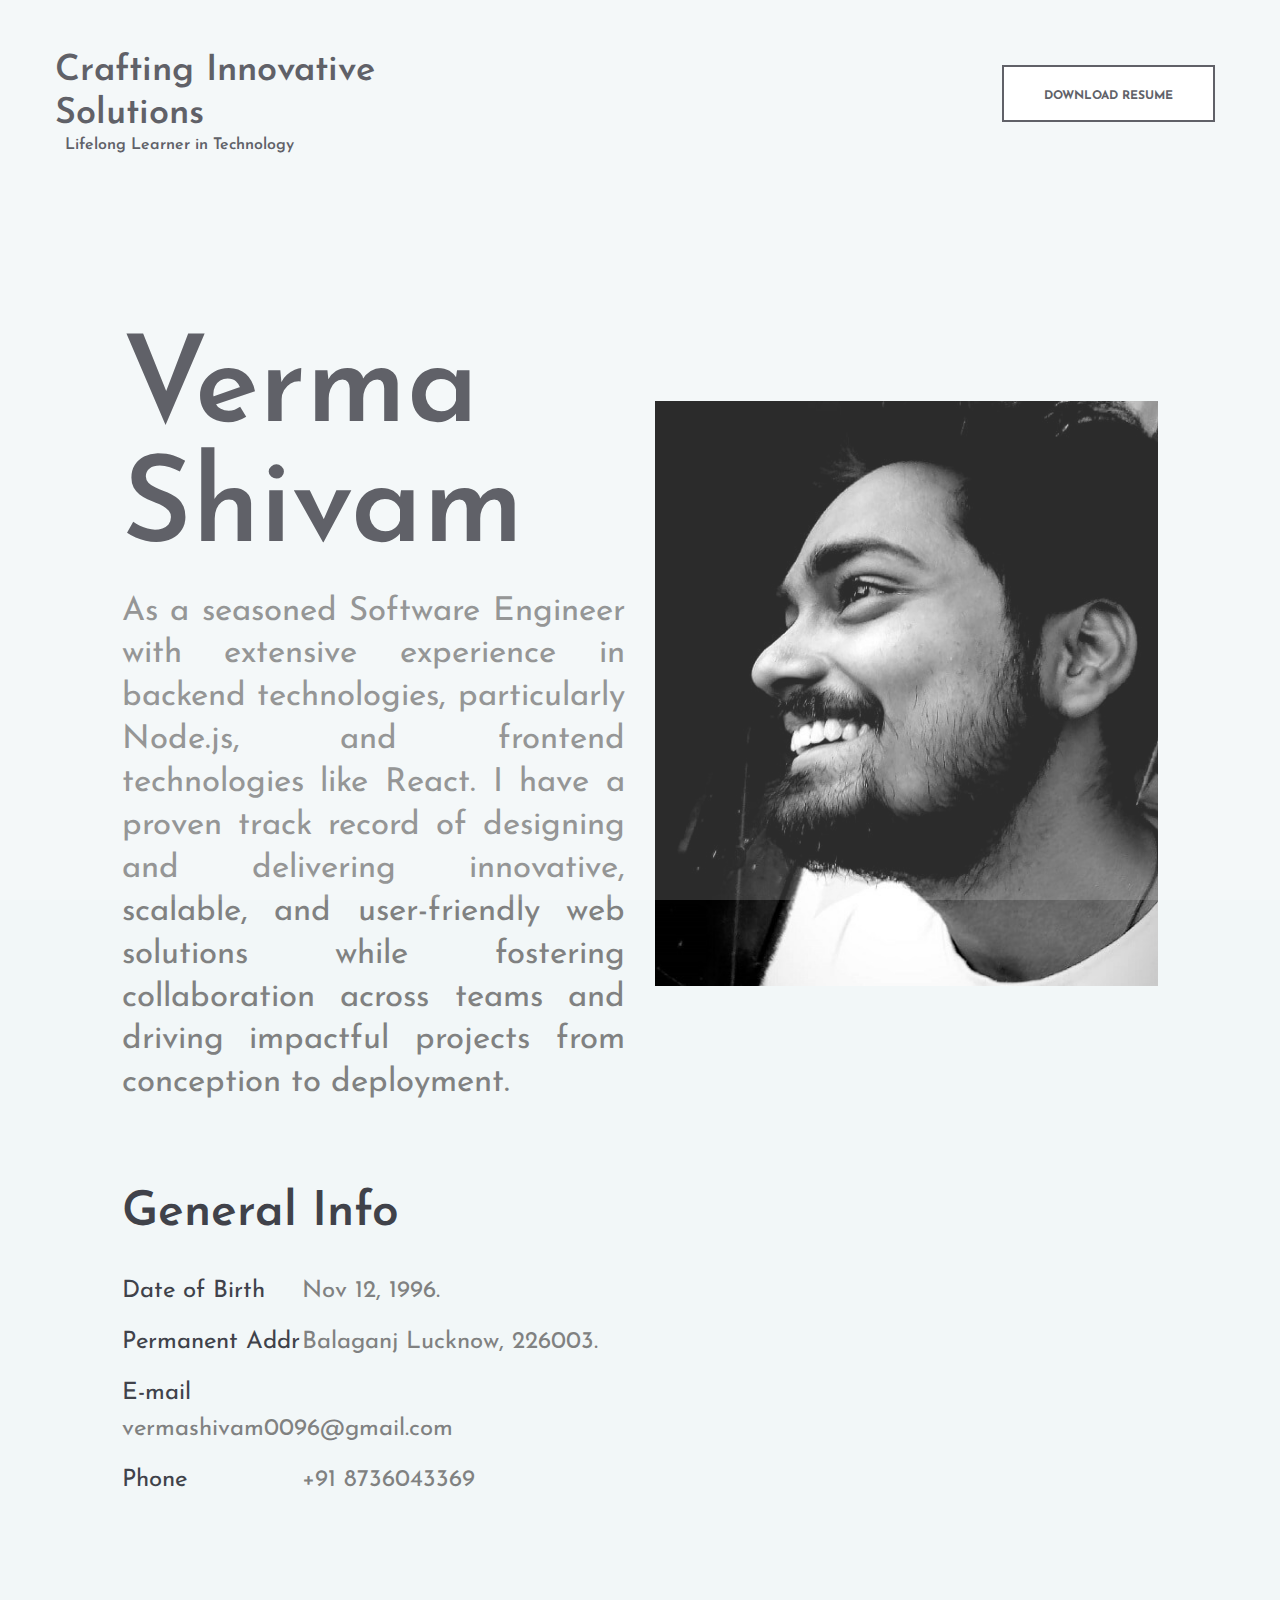
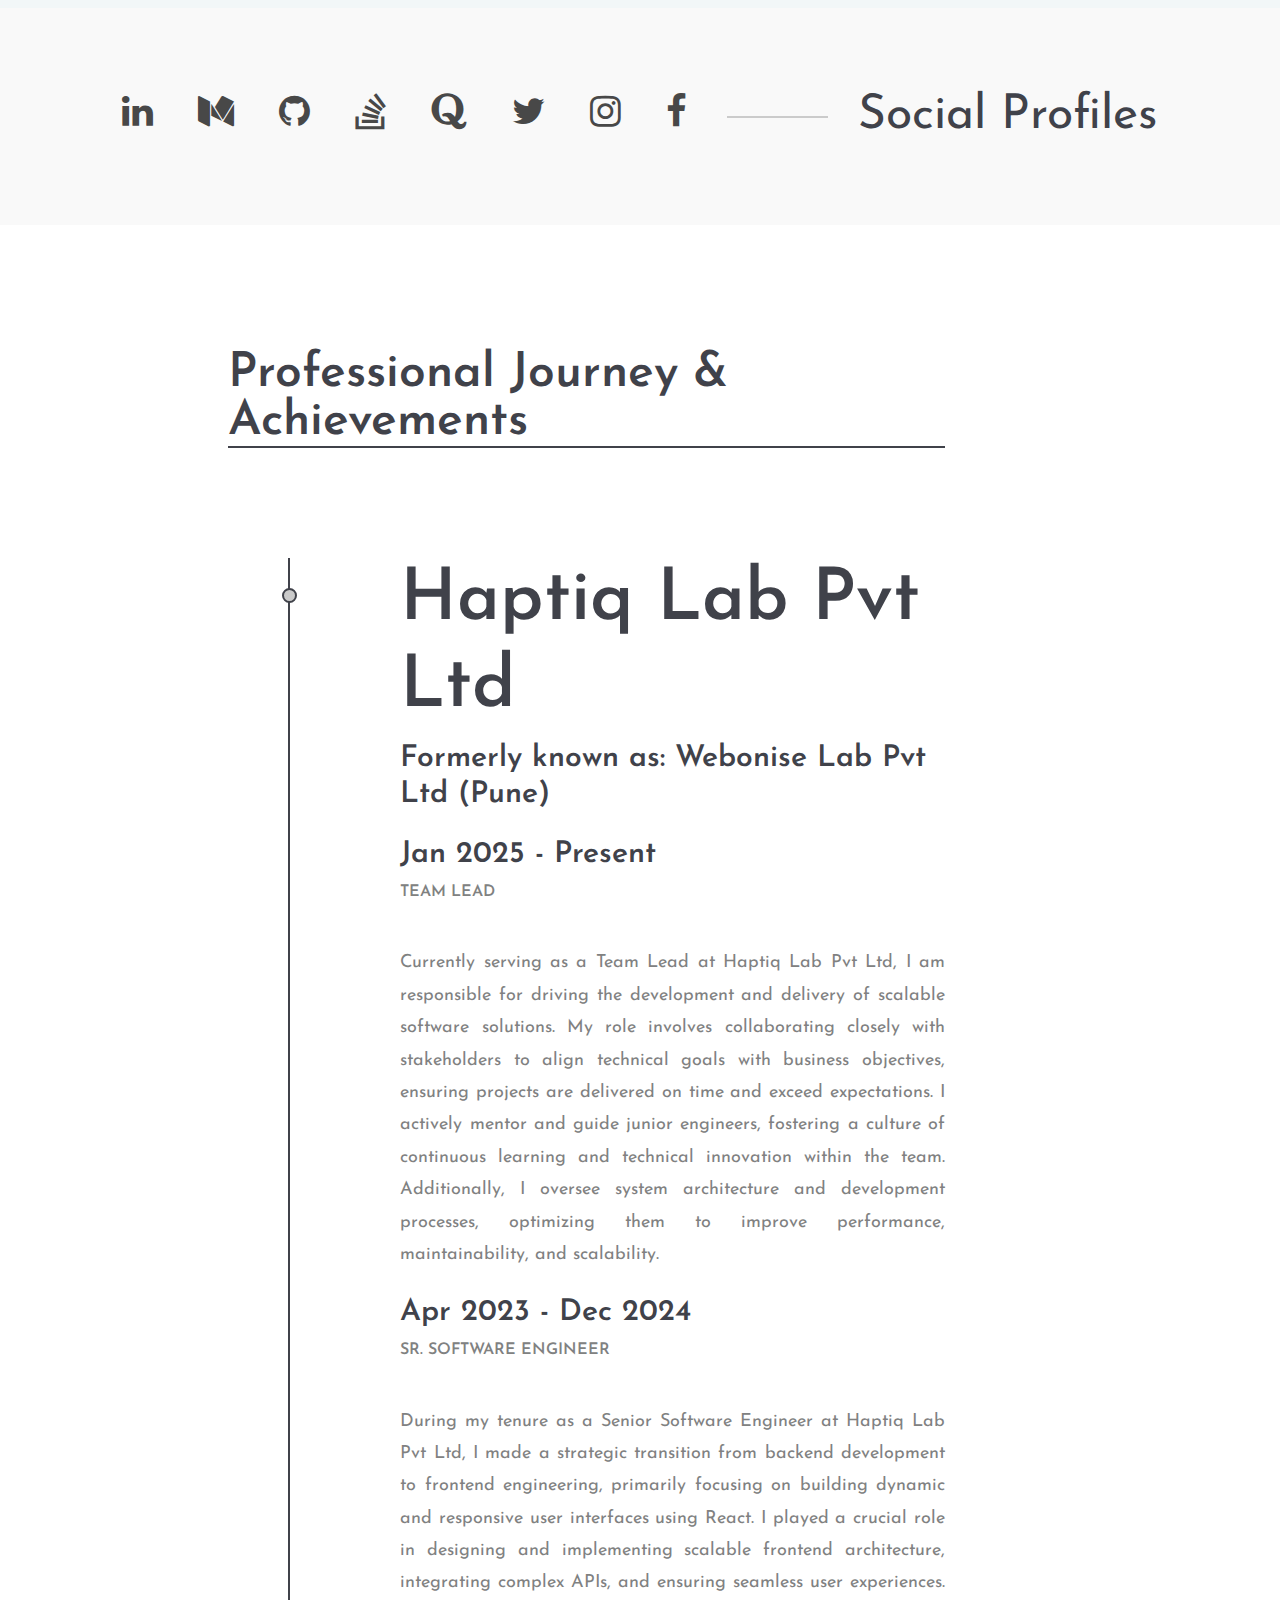
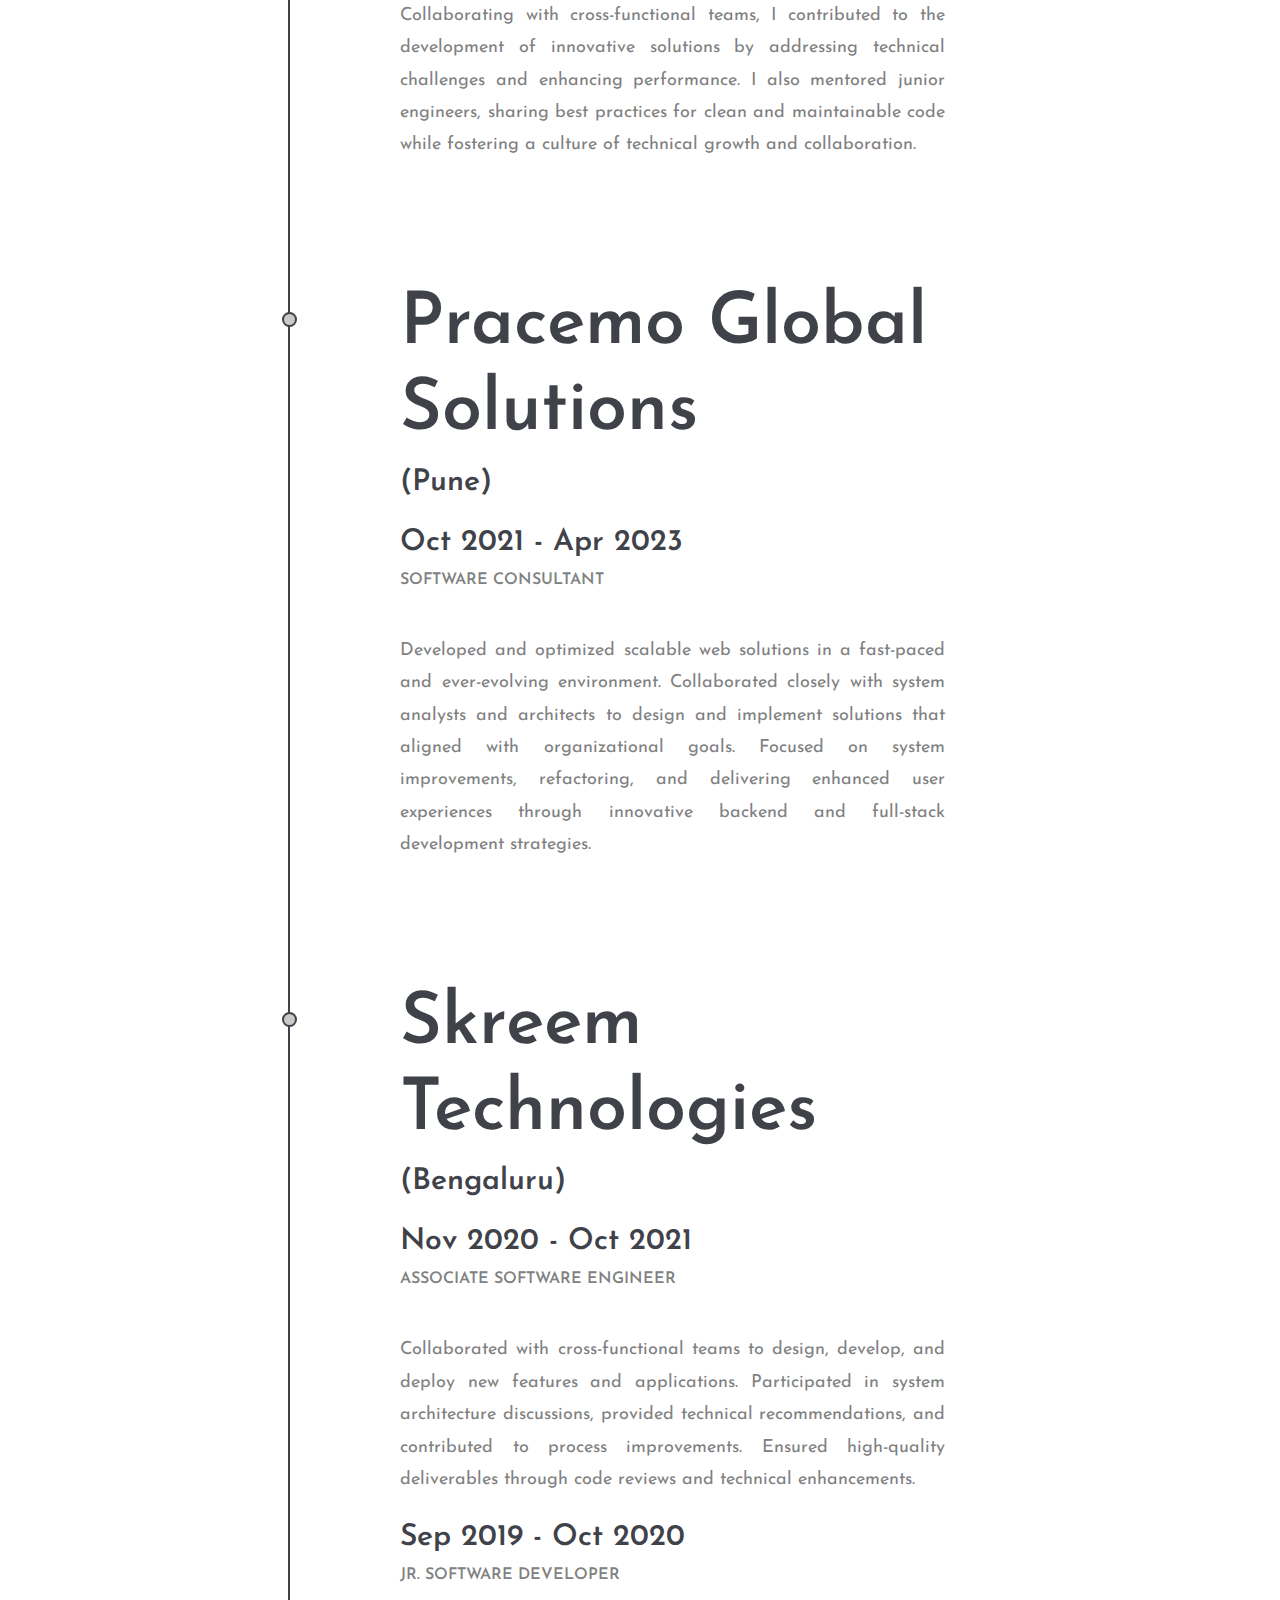
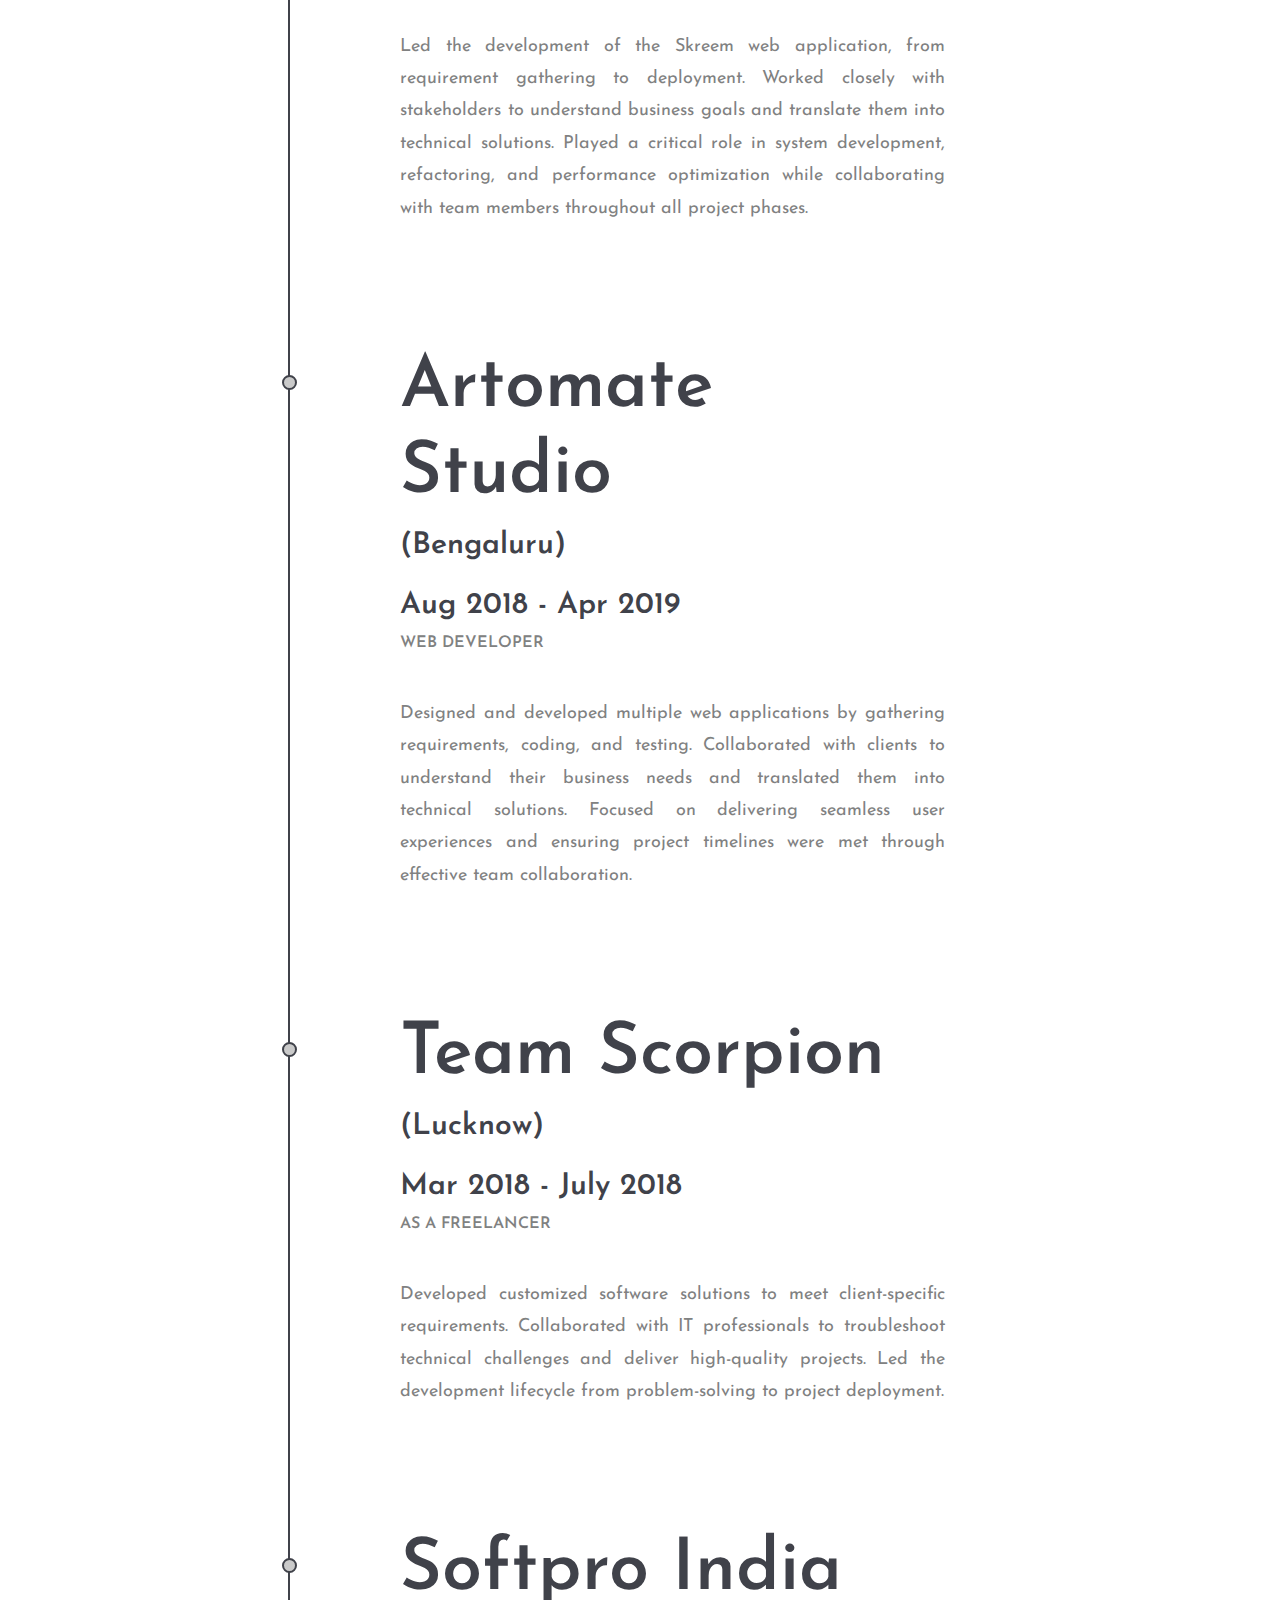
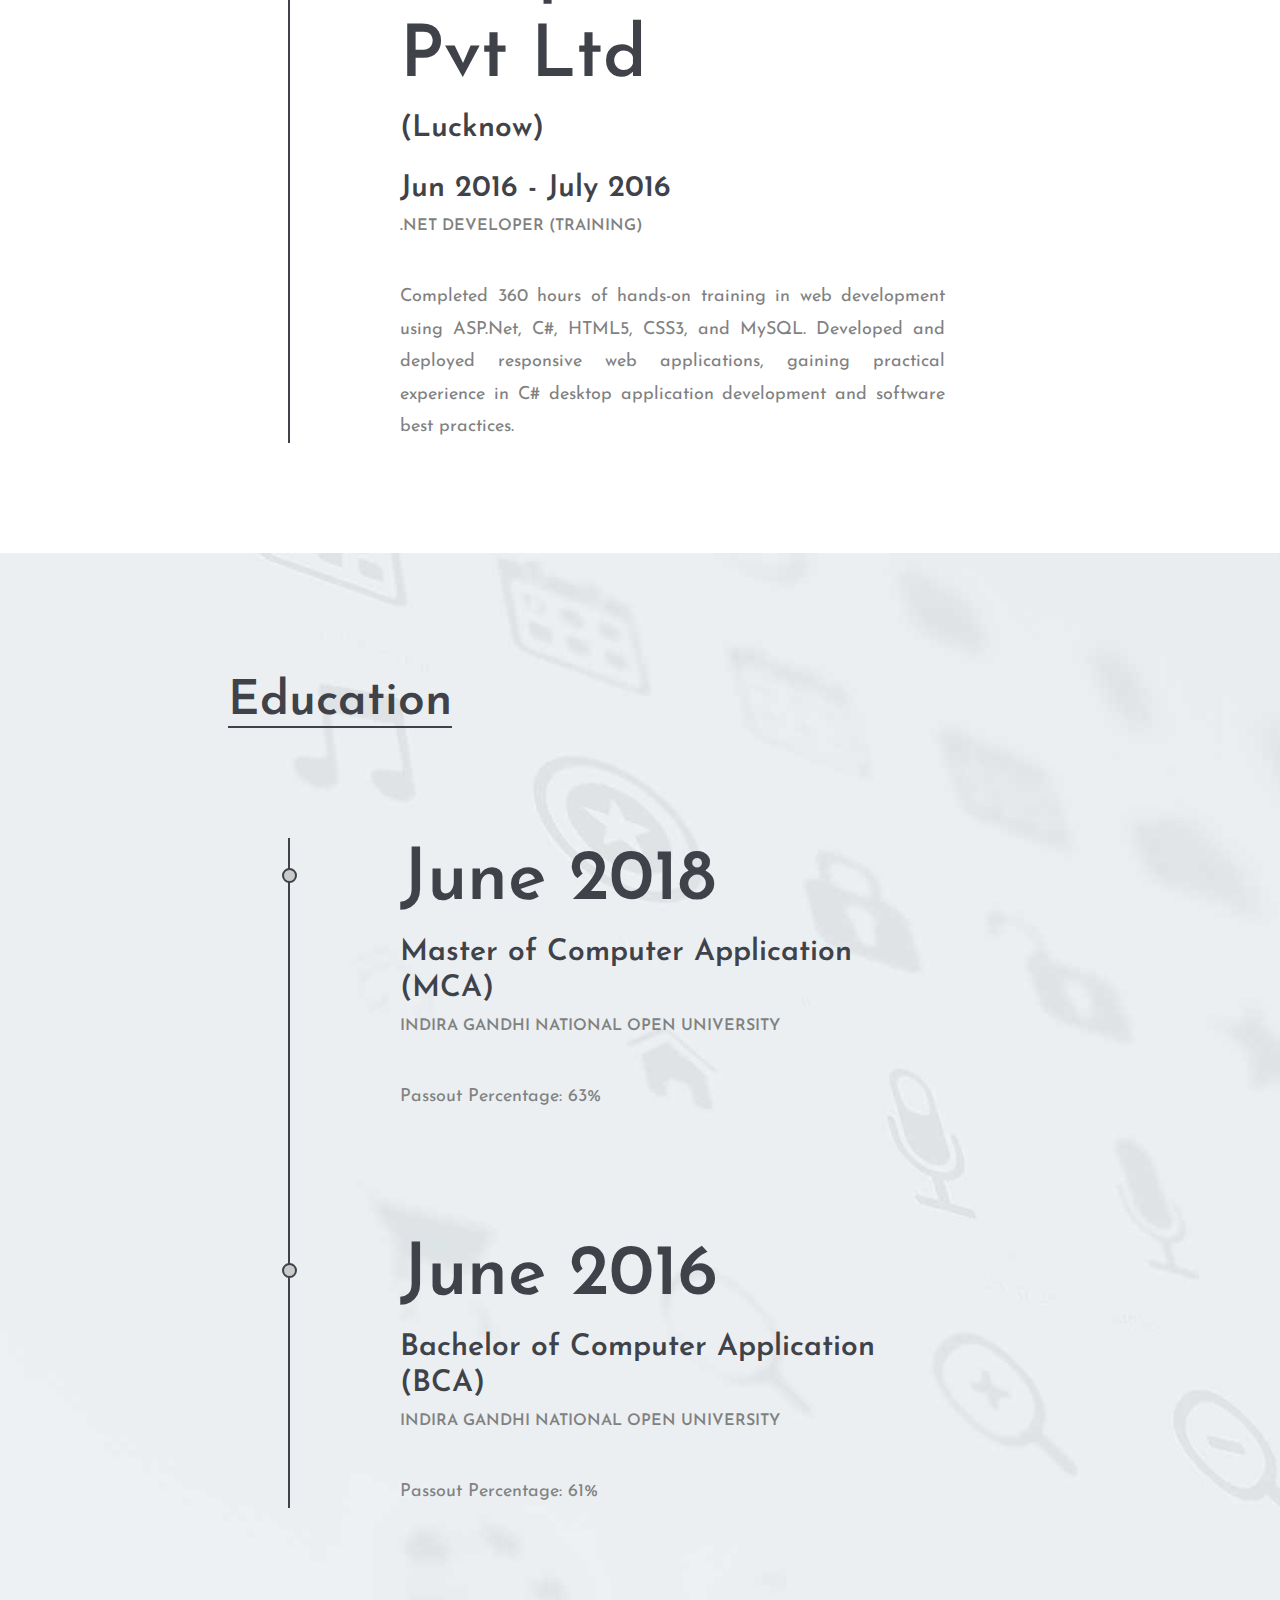
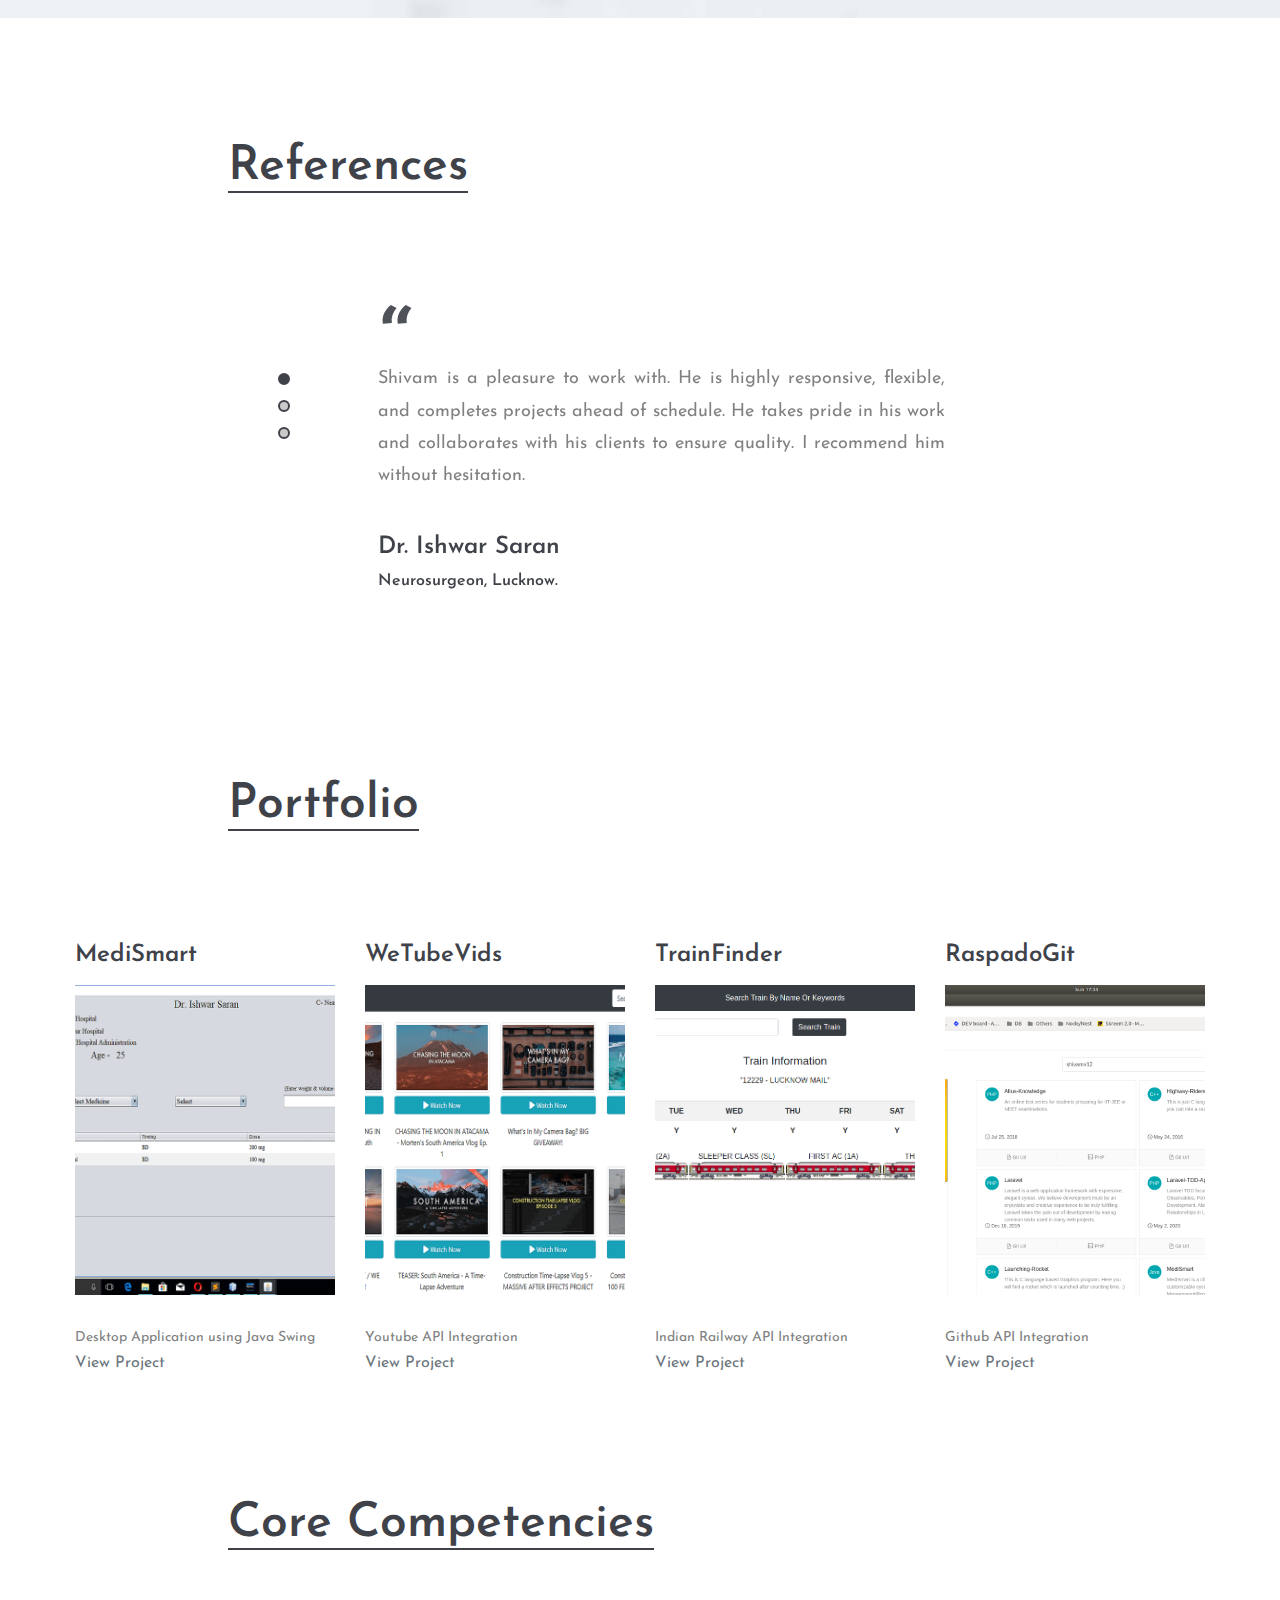
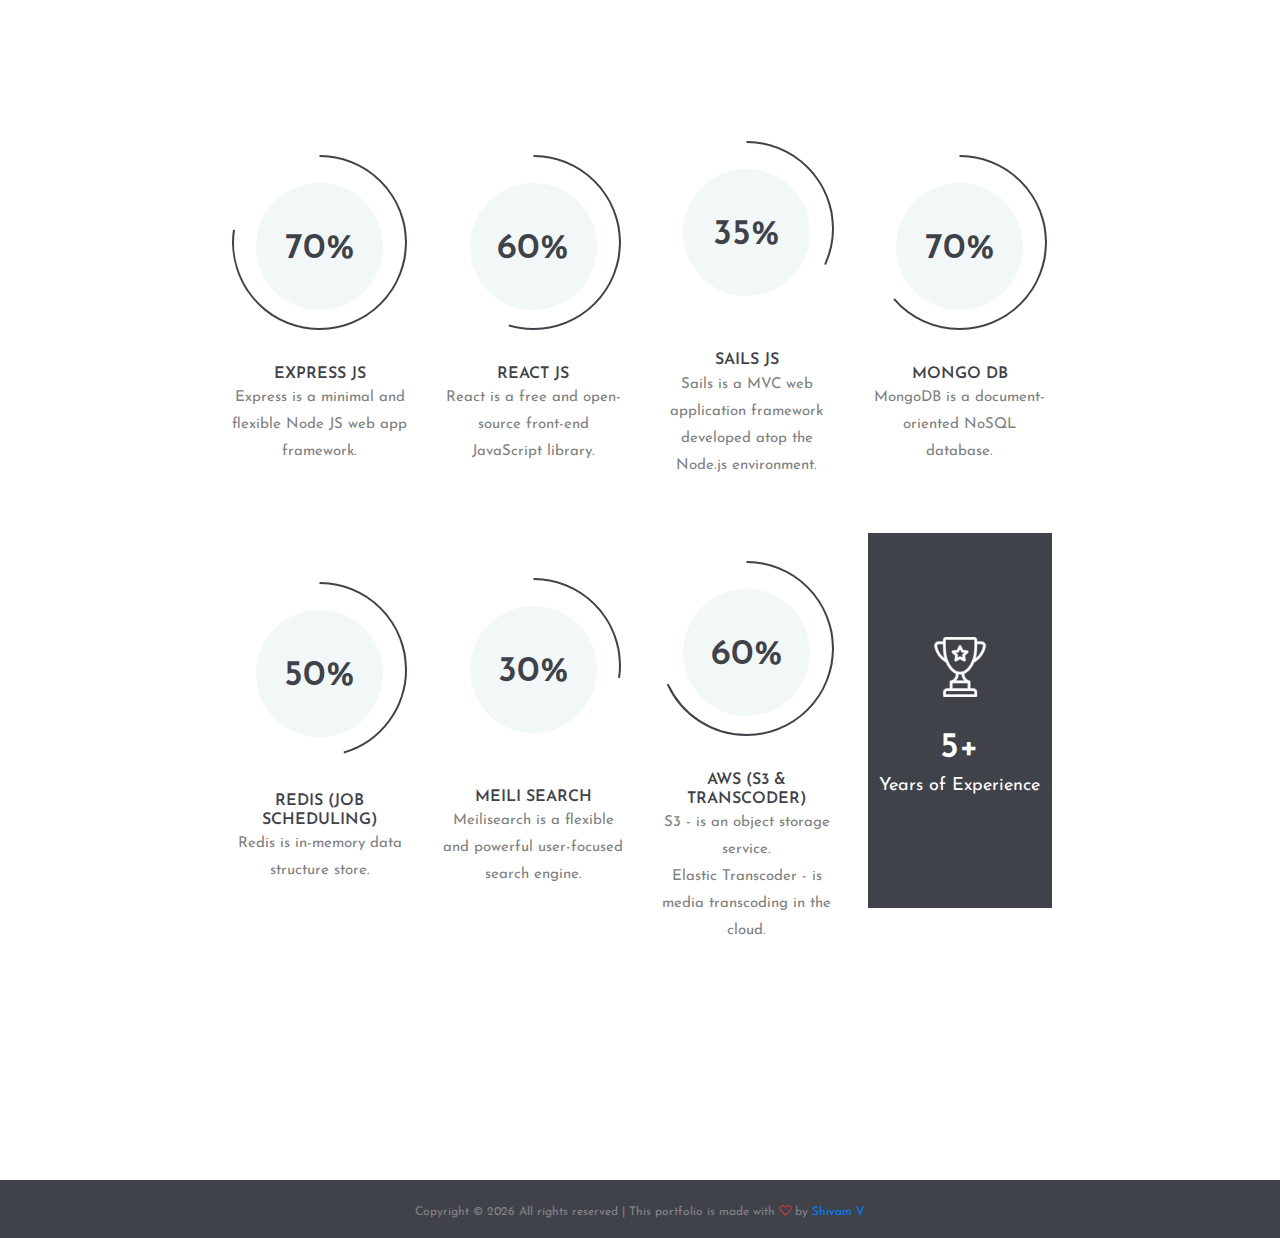
<file: index.html>
<!DOCTYPE html>
<html lang="en">

<head>
  <title>Shivam Verma - Portfolio</title>
  <meta charset="UTF-8" />
  <meta name="description" content="Shivam V - Portfolio" />
  <meta name="keywords" content="resume, onepage, creative, html" />
  <meta name="viewport" content="width=device-width, initial-scale=1.0" />
  <!-- Favicon -->
  <link href="https://pics.freeicons.io/uploads/icons/png/21201021021574330934-512.png" rel="shortcut icon" />

  <!-- Google Fonts -->
  <link href="https://fonts.googleapis.com/css?family=Josefin+Sans:400,400i,600,600i,700" rel="stylesheet" />

  <!-- Stylesheets -->
  <link rel="stylesheet" href="css/bootstrap.min.css" />
  <link rel="stylesheet" href="css/font-awesome.min.css" />
  <link rel="stylesheet" href="css/flaticon.css" />
  <link rel="stylesheet" href="css/owl.carousel.css" />
  <link rel="stylesheet" href="css/magnific-popup.css" />
  <link rel="stylesheet" href="css/style.css" />

  <!--[if lt IE 9]>
      <script src="https://oss.maxcdn.com/html5shiv/3.7.2/html5shiv.min.js"></script>
      <script src="https://oss.maxcdn.com/respond/1.4.2/respond.min.js"></script>
    <![endif]-->
</head>

<body>
  <!-- Page Preloder -->
  <div id="preloder">
    <div class="loader"></div>
  </div>

  <!-- Header section start -->
  <header class="header-section">
    <div class="container-fluid">
      <div class="row">
        <div class="col-md-4">
          <div class="site-logo">
            <h2>
              <a href="https://www.linkedin.com/in/shivamv1996/" target="_blank">Crafting Innovative Solutions</a>
            </h2>
            <h6>&nbsp;&nbsp;Lifelong Learner in Technology</h6>
          </div>
        </div>
        <div class="col-md-8 text-md-right header-buttons">
          <a href="./Shivam_Resume.pdf" target="_blank" class="site-btn">Download Resume</a>
          <!-- <a href="#" class="site-btn">Discover me</a> -->
        </div>
      </div>
    </div>
  </header>
  <!-- Header section end -->

  <!-- Hero section start -->
  <section class="hero-section spad">
    <div class="container-fluid">
      <div class="row">
        <div class="col-xl-10 offset-xl-1">
          <div class="row">
            <div class="col-lg-6">
              <div class="hero-text">
                <h2 title="Shivam Verma">Verma Shivam</h2>
                <p style="text-align: justify">
                  As a seasoned Software Engineer with extensive experience in backend technologies, particularly
                  Node.js, and frontend technologies like React. I have a proven track record of designing and
                  delivering innovative, scalable, and user-friendly web solutions while fostering collaboration across
                  teams and driving impactful projects from conception to deployment.
                </p>
              </div>
              <div class="hero-info">
                <h2>General Info</h2>
                <ul>
                  <li><span>Date of Birth</span>Nov 12, 1996.</li>
                  <li><span>Permanent Addr</span>Balaganj Lucknow, 226003.</li>
                  <li><span>E-mail</span>vermashivam0096@gmail.com</li>
                  <li><span>Phone </span>+91 8736043369</li>
                </ul>
              </div>
            </div>
            <div class="col-lg-6">
              <figure class="hero-image">
                <img src="img/hero.jpg" alt="5" />
              </figure>
            </div>
          </div>
        </div>
      </div>
    </div>
  </section>
  <!-- Hero section end -->

  <!-- Social links section start -->
  <div class="social-section">
    <div class="container-fluid">
      <div class="row">
        <div class="col-xl-10 offset-xl-1">
          <div class="social-link-warp">
            <div class="social-links">
              <a href="https://linkedin.com/in/shivamv1996/" title="LinkedIn" target="_blank"><i
                  class="fa fa-linkedin"></i></a>
              <a href="https://medium.com/@shivamv12" title="Medium" target="_blank"><i class="fa fa-medium"></i></a>
              <a href="https://github.com/shivamv12" title="GitHub" target="_blank"><i class="fa fa-github"></i></a>
              <a href="https://stackoverflow.com/users/9246940/shivam-verma" title="Stack Overflow" target="_blank"><i
                  class="fa fa-stack-overflow"></i></a>
              <a href="https://www.quora.com/profile/Shivam-Verma-310" title="Quora" target="_blank"><i
                  class="fa fa-quora"></i></a>
              <a href="https://twitter.com/shivamv_1996" title="Twitter" target="_blank"><i
                  class="fa fa-twitter"></i></a>
              <a href="https://www.instagram.com/verma.shivam._/" title="Instagram" target="_blank"><i
                  class="fa fa-instagram"></i></a>
              <a href="https://www.facebook.com/shivamv96" title="Facebook" target="_blank"><i
                  class="fa fa-facebook"></i></a>
            </div>
            <h2 class="hidden-md hidden-sm">Social Profiles</h2>
          </div>
        </div>
      </div>
    </div>
  </div>
  <!-- Social links section end -->

  <!-- Resume section start -->
  <section class="resume-section spad">
    <div class="container-fluid">
      <div class="row">
        <div class="col-xl-7 offset-xl-2">
          <div class="section-title">
            <h2>Professional Journey & Achievements</h2>
          </div>
          <ul class="resume-list">
            <li>
              <h2>Haptiq Lab Pvt Ltd</h2>
              <h3>Formerly known as: Webonise Lab Pvt Ltd (Pune)</h3><br/>
              <h3>Jan 2025 - Present</h3>
              <h4>Team Lead</h4>
              <p style="text-align: justify">
                Currently serving as a Team Lead at Haptiq Lab Pvt Ltd, I am responsible for driving the development and delivery of scalable software solutions. My role involves collaborating closely with stakeholders to align technical goals with business objectives, ensuring projects are delivered on time and exceed expectations. I actively mentor and guide junior engineers, fostering a culture of continuous learning and technical innovation within the team. Additionally, I oversee system architecture and development processes, optimizing them to improve performance, maintainability, and scalability.
              </p><br/>
              <h3>Apr 2023 - Dec 2024</h3>
              <h4>Sr. Software Engineer</h4>
              <p style="text-align: justify">
                During my tenure as a Senior Software Engineer at Haptiq Lab Pvt Ltd, I made a strategic transition from backend development to frontend engineering, primarily focusing on building dynamic and responsive user interfaces using React. I played a crucial role in designing and implementing scalable frontend architecture, integrating complex APIs, and ensuring seamless user experiences. Collaborating with cross-functional teams, I contributed to the development of innovative solutions by addressing technical challenges and enhancing performance. I also mentored junior engineers, sharing best practices for clean and maintainable code while fostering a culture of technical growth and collaboration.
              </p>
            </li>
            <li>
              <h2>Pracemo Global Solutions</h2>
              <h3>(Pune)</h3><br/>
              <h3>Oct 2021 - Apr 2023</h3>
              <h4>Software Consultant</h4>
              <p style="text-align: justify">
                Developed and optimized scalable web solutions in a fast-paced and ever-evolving environment. Collaborated closely with system analysts and architects to design and implement solutions that aligned with organizational goals. Focused on system improvements, refactoring, and delivering enhanced user experiences through innovative backend and full-stack development strategies.
              </p>
            </li>
            <li>
              <h2>Skreem Technologies</h2>
              <h3>(Bengaluru)</h3><br />
              <h3>Nov 2020 - Oct 2021</h3>
              <h4>Associate Software Engineer</h4>
              <p style="text-align: justify">
                Collaborated with cross-functional teams to design, develop, and deploy new features and applications. Participated in system architecture discussions, provided technical recommendations, and contributed to process improvements. Ensured high-quality deliverables through code reviews and technical enhancements.
              </p><br />
              <h3>Sep 2019 - Oct 2020</h3>
              <h4>Jr. Software Developer</h4>
              <p style="text-align: justify">
                Led the development of the Skreem web application, from requirement gathering to deployment. Worked closely with stakeholders to understand business goals and translate them into technical solutions. Played a critical role in system development, refactoring, and performance optimization while collaborating with team members throughout all project phases.
              </p>
            </li>
            <li>
              <h2>Artomate Studio</h2>
              <h3>(Bengaluru)</h3><br/>
              <h3>Aug 2018 - Apr 2019</h3>
              <h4>Web Developer</h4>
              <p style="text-align: justify">
                Designed and developed multiple web applications by gathering requirements, coding, and testing. Collaborated with clients to understand their business needs and translated them into technical solutions. Focused on delivering seamless user experiences and ensuring project timelines were met through effective team collaboration.
              </p>
            </li>
            <li>
              <h2>Team Scorpion</h2>
              <h3>(Lucknow)</h3><br/>
              <h3>Mar 2018 - July 2018</h3>
              <h4>As a Freelancer</h4>
              <p style="text-align: justify">
                Developed customized software solutions to meet client-specific requirements. Collaborated with IT professionals to troubleshoot technical challenges and deliver high-quality projects. Led the development lifecycle from problem-solving to project deployment.
              </p>
            </li>
            <li>
              <h2>Softpro India Pvt Ltd</h2>
              <h3>(Lucknow)</h3><br/>
              <h3>Jun 2016 - July 2016</h3>
              <h4>.Net Developer (Training)</h4>
              <p style="text-align: justify">
                Completed 360 hours of hands-on training in web development using ASP.Net, C#, HTML5, CSS3, and MySQL. Developed and deployed responsive web applications, gaining practical experience in C# desktop application development and software best practices.
              </p>
            </li>
          </ul>
        </div>
      </div>
    </div>
  </section>
  <!-- Resume section end -->

  <!-- Resume section start -->
  <section class="resume-section with-bg spad">
    <div class="container-fluid">
      <div class="row">
        <div class="col-xl-7 offset-xl-2">
          <div class="section-title">
            <h2>Education</h2>
          </div>
          <ul class="resume-list">
            <li>
              <h2>June 2018</h2>
              <h3>Master of Computer Application (MCA)</h3>
              <h4>Indira Gandhi National Open University</h4>
              <p>Passout Percentage: 63%</p>
            </li>
            <li>
              <h2>June 2016</h2>
              <h3>Bachelor of Computer Application (BCA)</h3>
              <h4>Indira Gandhi National Open University</h4>
              <p>Passout Percentage: 61%</p>
            </li>
          </ul>
        </div>
      </div>
    </div>
  </section>
  <!-- Resume section end -->

  <!-- Review section start -->
  <section class="review-section spad pb-0">
    <div class="container-fluid">
      <div class="row">
        <div class="col-xl-7 offset-xl-2">
          <div class="section-title">
            <h2>References</h2>
          </div>
          <div class="review-slider owl-carousel">
            <div class="single-review">
              <div class="qut">“</div>
              <p style="text-align: justify">
                Shivam is a pleasure to work with. He is highly responsive,
                flexible, and completes projects ahead of schedule. He takes
                pride in his work and collaborates with his clients to ensure
                quality. I recommend him without hesitation.
              </p>
              <h3>Dr. Ishwar Saran</h3>
              <h4>Neurosurgeon, Lucknow.</h4>
            </div>
            <div class="single-review">
              <div class="qut">“</div>
              <p style="text-align: justify">
                I greatly enjoyed working with Shivam. He gave recommendations
                for what he thought would work best for my website, but in the
                end allowed me to make the final decision. I never felt like I
                had to go along with every suggestion that was made. Shivam
                made sure that my vision was being portrayed and that
                everything was exactly how I wanted it.
              </p>
              <h3>Sitansh Kishore</h3>
              <h4>Founder of Yummymeal, Lucknow.</h4>
            </div>
            <div class="single-review">
              <div class="qut">“</div>
              <p style="text-align: justify">
                Shivam and Team Scorpion greatly exceeded my expectations for
                developing a reasonably priced coaching website. I found
                Shivam to be very professional and easy to work with. His
                communication skills, and patient explanations of website
                design terminology and concepts made the process a very
                positive experience for my website.
              </p>
              <h3>Abhishek Singh</h3>
              <h4>Marketing Head of Altus Knowledge, Lucknow.</h4>
            </div>
          </div>
        </div>
      </div>
    </div>
  </section>
  <!-- Review section end -->

  <!-- Portfolio section start -->
  <section class="portfolio-section spad pb-0">
    <div class="container-fluid">
      <div class="row">
        <div class="col-xl-4 col-md-8 offset-xl-2">
          <div class="section-title">
            <h2>Portfolio</h2>
          </div>
        </div>
        <div class="col-md-4 text-md-right">
          <!-- <a href="#" class="site-btn mb-5">See All Portfolio</a> -->
        </div>
      </div>
      <div class="portfolio-warp">
        <div class="row">
          <div class="col-xl-3 col-lg-6 col-md-6">
            <div class="portfolio-item">
              <h2 class="mb-3">MediSmart</h2>
              <a href="assets/images/portfolio/5.jpg" class="set-bg port-pic"
                data-setbg="assets/images/portfolio/5.jpg"></a>
              <p>Desktop Application using Java Swing</p>
              <a href="https://github.com/shivamv12/MediSmart" target="_blank" class="text-muted">View Project
              </a>
            </div>
          </div>
          <div class="col-xl-3 col-lg-6 col-md-6">
            <div class="portfolio-item">
              <h2 class="mb-3">WeTubeVids</h2>
              <a href="assets/images/portfolio/4.jpg" class="set-bg port-pic"
                data-setbg="assets/images/portfolio/4.jpg"></a>
              <p>Youtube API Integration</p>
              <a href="https://github.com/shivamv12/WeTubeVids" target="_blank" class="text-muted">View Project
              </a>
            </div>
          </div>
          <div class="col-xl-3 col-lg-6 col-md-6">
            <div class="portfolio-item">
              <h2 class="mb-3">TrainFinder</h2>
              <a href="assets/images/portfolio/8.jpg" class="set-bg port-pic"
                data-setbg="assets/images/portfolio/8.jpg"></a>
              <p>Indian Railway API Integration</p>
              <a href="https://github.com/shivamv12/TrainFinder" target="_blank" class="text-muted">View Project</a>
            </div>
          </div>
          <div class="col-xl-3 col-lg-6 col-md-6">
            <div class="portfolio-item">
              <h2 class="mb-3">RaspadoGit</h2>
              <a href="assets/images/portfolio/9.png" class="set-bg port-pic"
                data-setbg="assets/images/portfolio/9.png"></a>
              <p>Github API Integration</p>
              <a href="https://github.com/shivamv12/RaspadoGit" target="_blank" class="text-muted">View Project</a>
            </div>
          </div>
        </div>
      </div>
    </div>
  </section>
  <!-- Portfolio section end -->

  <!-- Extra section start -->
  <section class="extra-section spad pb-0">
    <div class="container-fluid">
      <div class="row">
        <div class="col-xl-8 offset-xl-2">
          <div class="section-title">
            <h2>Core Competencies</h2>
          </div>
          <div class="row">
            <div class="col-lg-3 col-md-6 pt-5">
              <div class="fact-box trans">
                <div class="fact-content">
                  <div class="circle-progress">
                    <div id="progress1" class="prog-circle"></div>
                    <div class="progress-info">
                      <h2>70%</h2>
                    </div>
                    <div class="prog-title">
                      <h3>Express JS</h3>
                      <p>
                        Express is a minimal and flexible Node JS web app
                        framework.
                      </p>
                    </div>
                  </div>
                </div>
              </div>
            </div>
            <div class="col-lg-3 col-md-6 pt-5">
              <div class="fact-box trans">
                <div class="fact-content">
                  <div class="circle-progress">
                    <div id="progress2" class="prog-circle"></div>
                    <div class="progress-info">
                      <h2>60%</h2>
                    </div>
                    <div class="prog-title">
                      <h3>React JS</h3>
                      <p>
                        React is a free and open-source front-end JavaScript library.
                      </p>
                    </div>
                  </div>
                </div>
              </div>
            </div>
            <div class="col-lg-3 col-md-6 pt-5">
              <div class="fact-box trans">
                <div class="fact-content">
                  <div class="circle-progress">
                    <div id="progress3" class="prog-circle"></div>
                    <div class="progress-info">
                      <h2>35%</h2>
                    </div>
                    <div class="prog-title">
                      <h3>Sails JS</h3>
                      <p>
                        Sails is a MVC web application framework developed atop the Node.js environment.
                      </p>
                    </div>
                  </div>
                </div>
              </div>
            </div>
            <div class="col-lg-3 col-md-6 pt-5">
              <div class="fact-box trans">
                <div class="fact-content">
                  <div class="circle-progress">
                    <div id="progress4" class="prog-circle"></div>
                    <div class="progress-info">
                      <h2>70%</h2>
                    </div>
                    <div class="prog-title">
                      <h3>Mongo DB</h3>
                      <p>MongoDB is a document-oriented NoSQL database.</p>
                    </div>
                  </div>
                </div>
              </div>
            </div>
            <div class="col-lg-3 col-md-6 pt-5">
              <div class="fact-box trans">
                <div class="fact-content">
                  <div class="circle-progress">
                    <div id="progress5" class="prog-circle"></div>
                    <div class="progress-info">
                      <h2>50%</h2>
                    </div>
                    <div class="prog-title">
                      <h3>Redis (Job Scheduling)</h3>
                      <p>Redis is in-memory data structure store.</p>
                    </div>
                  </div>
                </div>
              </div>
            </div>
            <div class="col-lg-3 col-md-6 pt-5">
              <div class="fact-box trans">
                <div class="fact-content">
                  <div class="circle-progress">
                    <div id="progress6" class="prog-circle"></div>
                    <div class="progress-info">
                      <h2>30%</h2>
                    </div>
                    <div class="prog-title">
                      <h3>Meili Search</h3>
                      <p>Meilisearch is a flexible and powerful user-focused search engine.</p>
                    </div>
                  </div>
                </div>
              </div>
            </div>
            <div class="col-lg-3 col-md-6 pt-5">
              <div class="fact-box trans">
                <div class="fact-content">
                  <div class="circle-progress">
                    <div id="progress7" class="prog-circle"></div>
                    <div class="progress-info">
                      <h2>60%</h2>
                    </div>
                    <div class="prog-title">
                      <h3>AWS (S3 & Transcoder)</h3>
                      <p>S3 - is an object storage service. <br />Elastic Transcoder - is media transcoding in the
                        cloud.</p>
                    </div>
                  </div>
                </div>
              </div>
            </div>
            <div class="col-lg-3 col-md-6" style="margin-top: 50px;">
              <div class="fact-box">
                <div class="fact-content">
                  <img src="img/icon/1-w.png" alt="" />
                  <h2>5+</h2>
                  <p>Years of Experience</p>
                </div>
              </div>
            </div>
          </div>
        </div>
      </div>
    </div>
  </section>
  <!-- Extra section end -->

  <!-- Contact section start -->
  <section class="contact-section spad">
    <div class="container-fluid">
      <div class="row">
        <div class="col-xl-8 offset-xl-2">
          <!-- <div class="section-title">
              <h2>Contact Me</h2>
            </div> -->
          <!-- <form class="contact-form">
              <div class="row">
                <div class="col-md-6">
                  <input type="text" placeholder="Name" />
                </div>
                <div class="col-md-6">
                  <input type="text" placeholder="E-mail" />
                </div>
                <div class="col-md-12">
                  <input type="text" placeholder="Subject" />
                  <textarea placeholder="Message"></textarea>
                </div>
              </div>
              <div class="text-md-right">
                <button class="site-btn">Send message</button>
              </div>
            </form> -->
        </div>
      </div>
    </div>
  </section>
  <!-- Contact section end -->

  <!-- Footer section start -->
  <footer class="footer-section">
    <div class="container text-center">
      <div class="copyright">
        <!-- Link back to Colorlib can't be removed. portfolio is licensed under CC BY 3.0. -->
        Copyright &copy;
        <script>
          document.write(new Date().getFullYear());
        </script>
        All rights reserved | This portfolio is made with
        <i class="fa fa-heart-o text-danger" aria-hidden="true"></i> by
        <a href="https://shivamv12.github.io/old-index.html" target="_blank">Shivam V</a>
        <!-- Link back to Colorlib can't be removed. portfolio is licensed under CC BY 3.0. -->
      </div>
    </div>
  </footer>
  <!-- Footer section end -->

  <!--====== Javascripts & Jquery ======-->
  <script src="js/jquery-2.1.4.min.js"></script>
  <script src="js/bootstrap.min.js"></script>
  <script src="js/owl.carousel.min.js"></script>
  <script src="js/magnific-popup.min.js"></script>
  <script src="js/circle-progress.min.js"></script>
  <script src="js/main.js"></script>
</body>

</html>
</file>
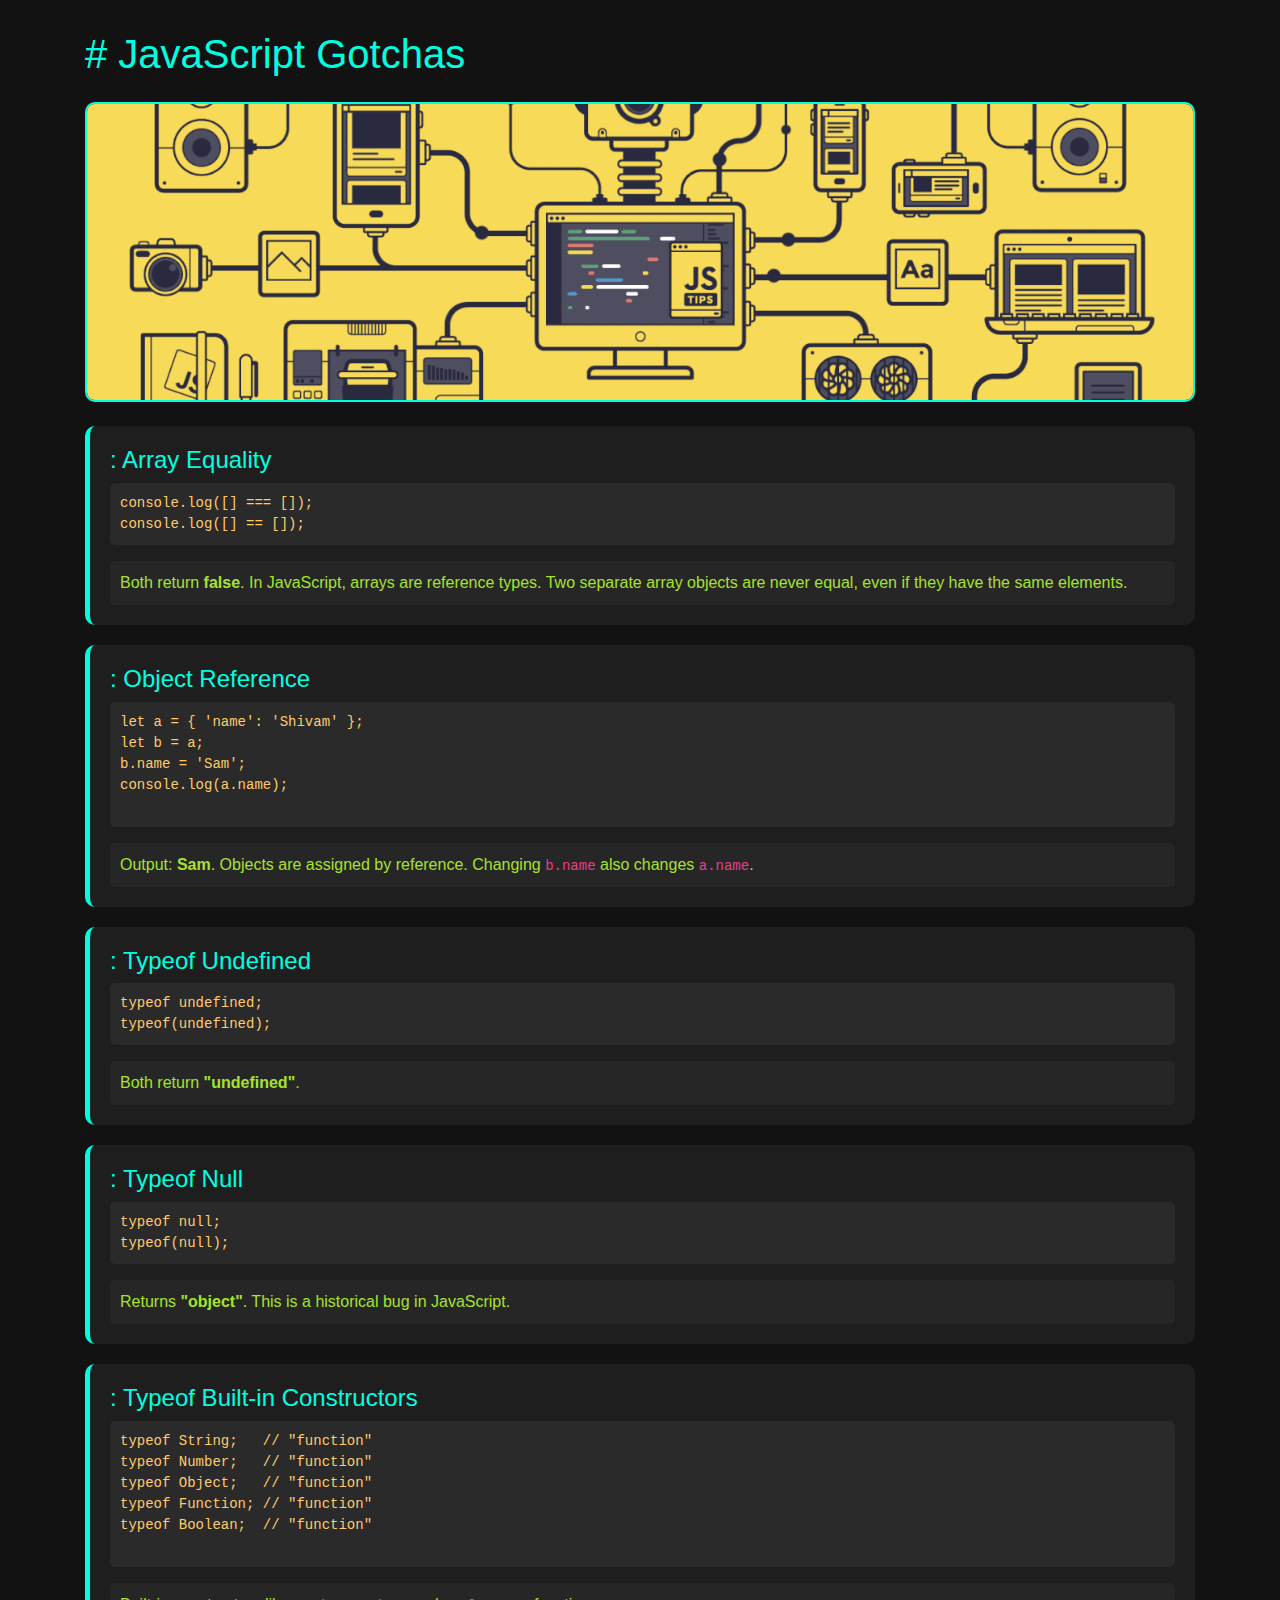
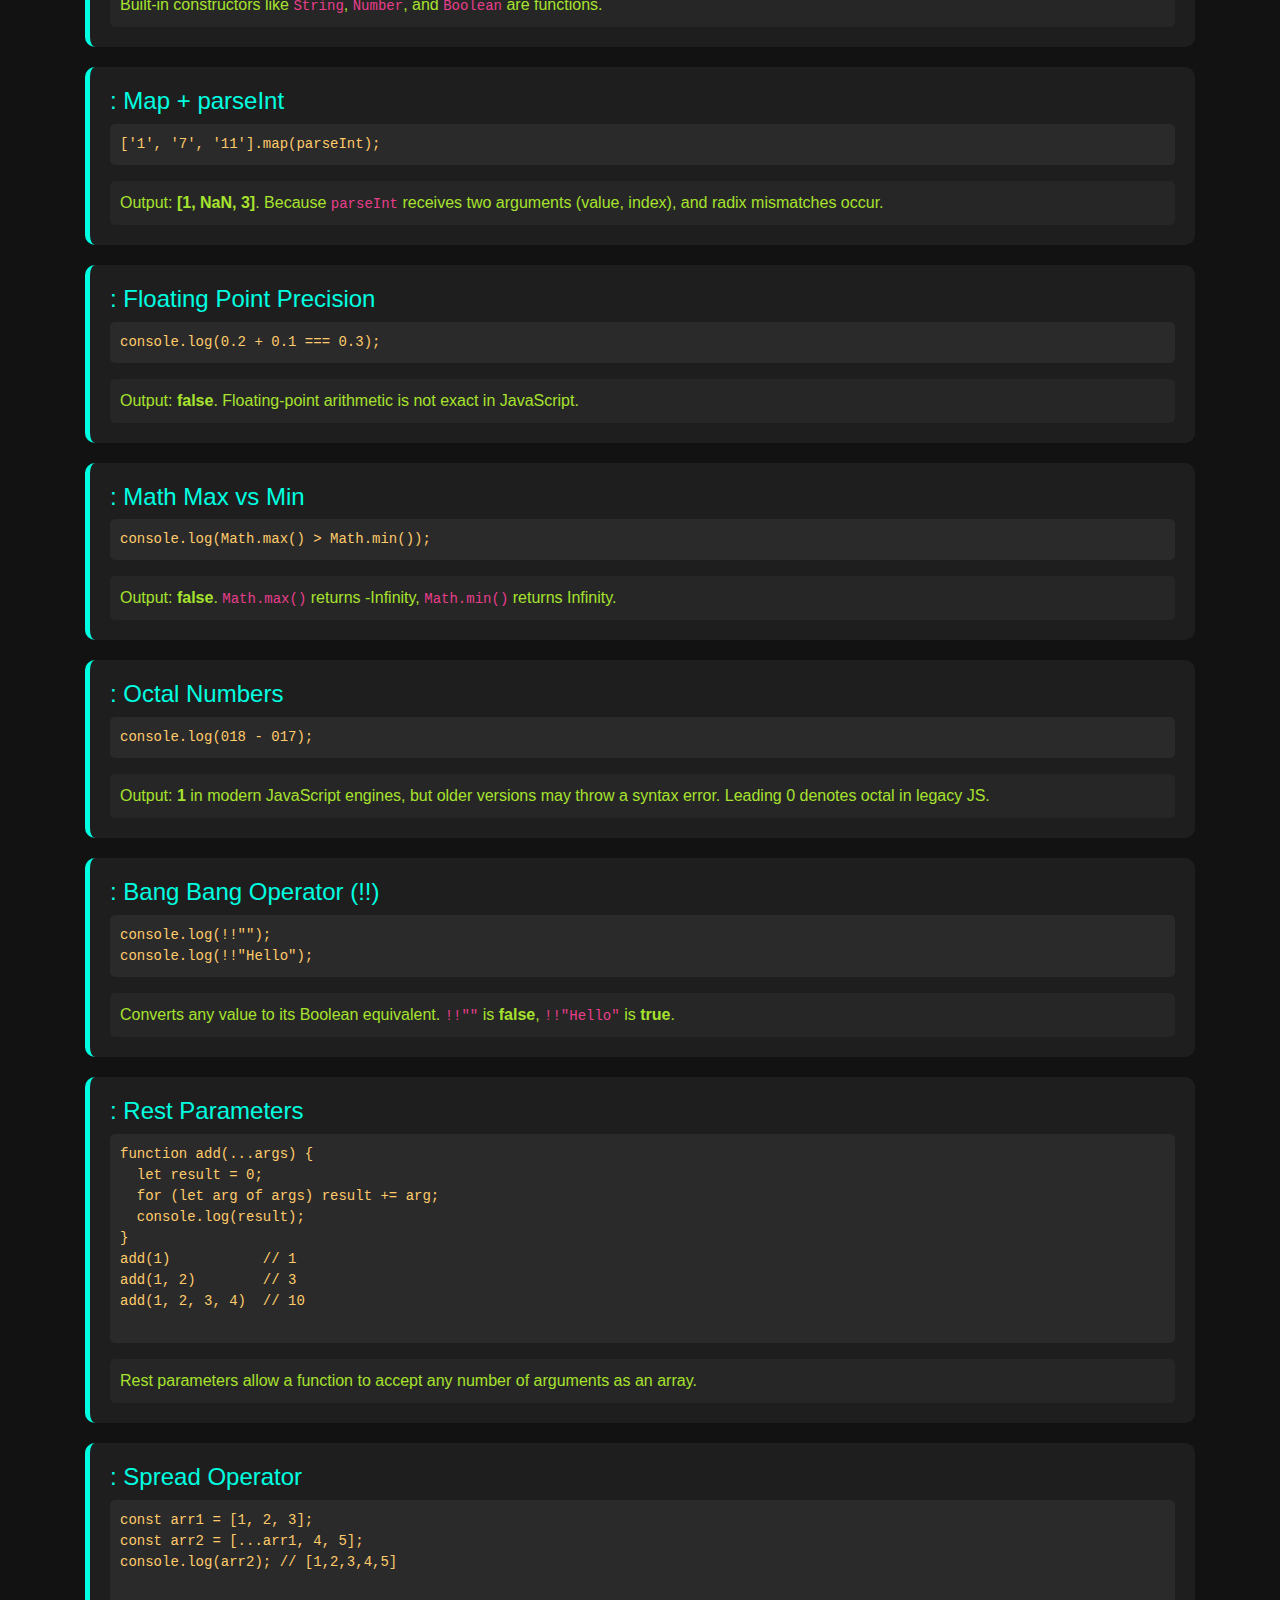
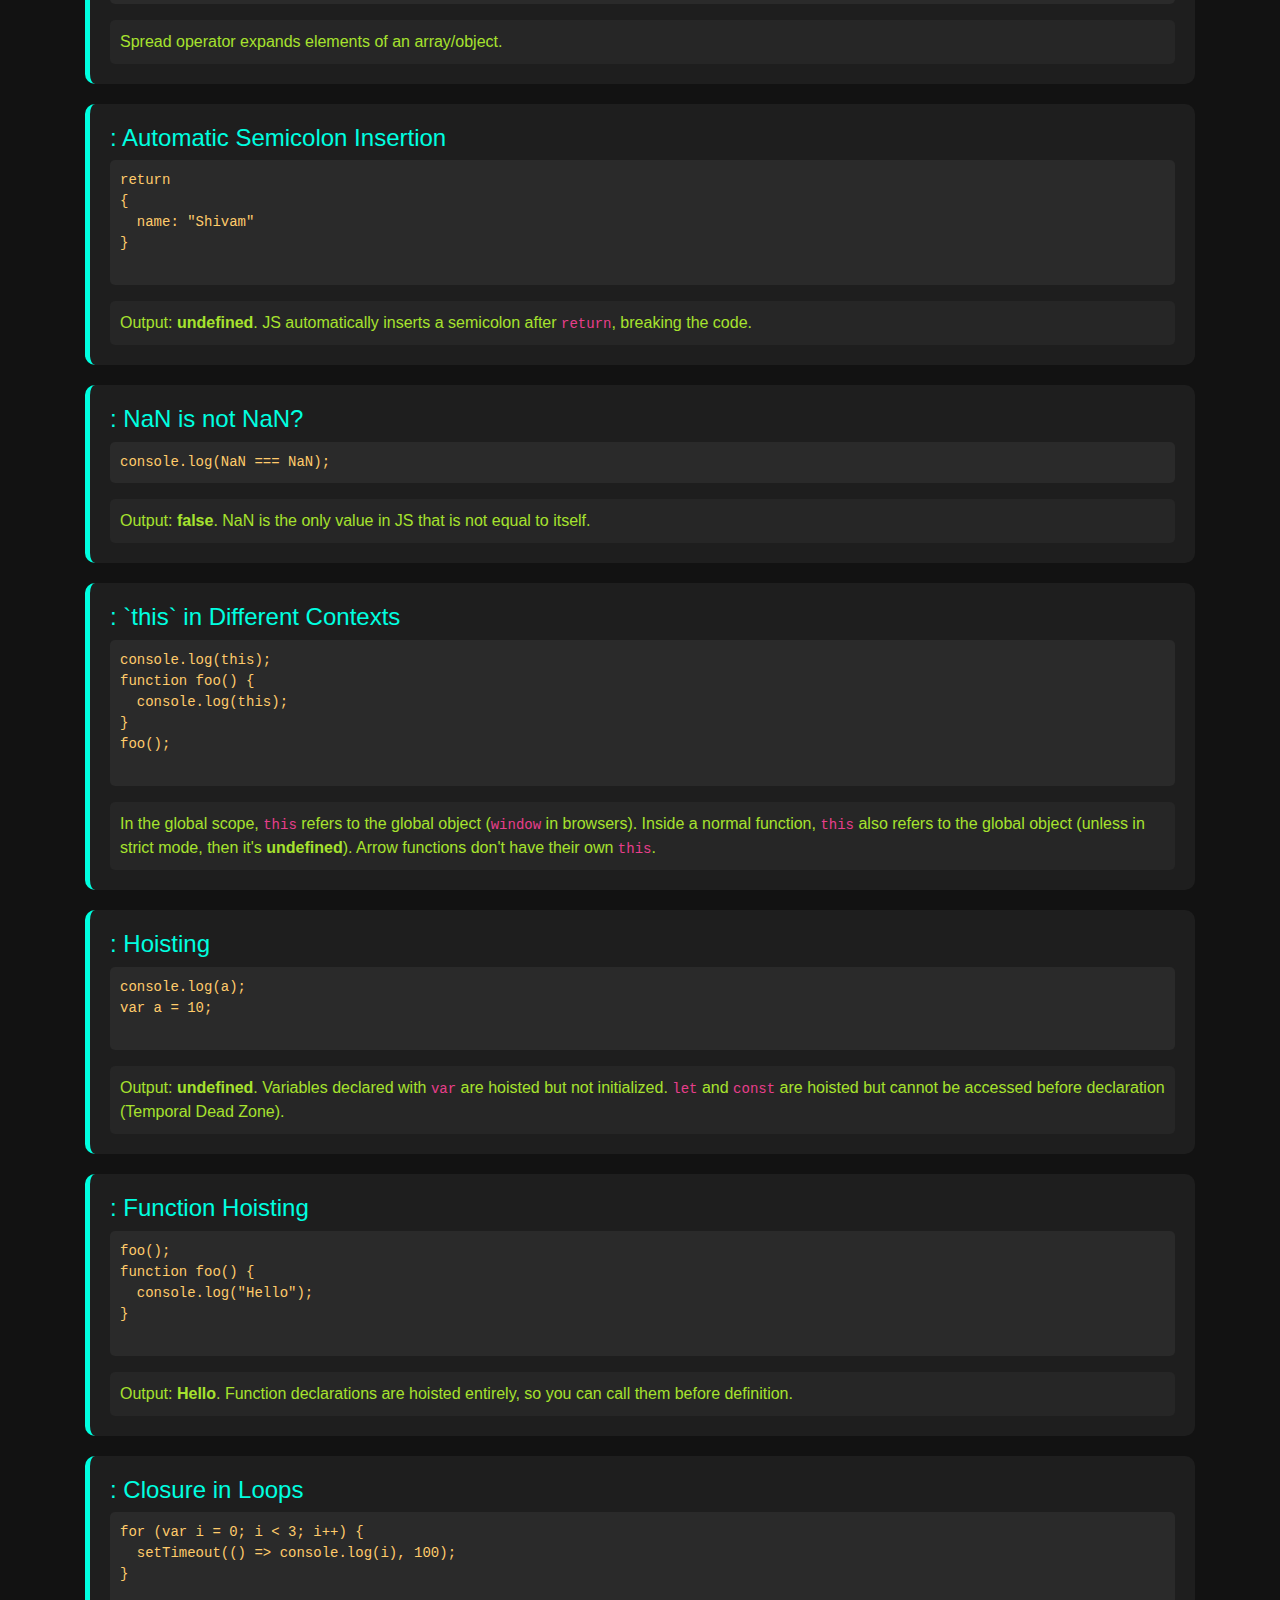
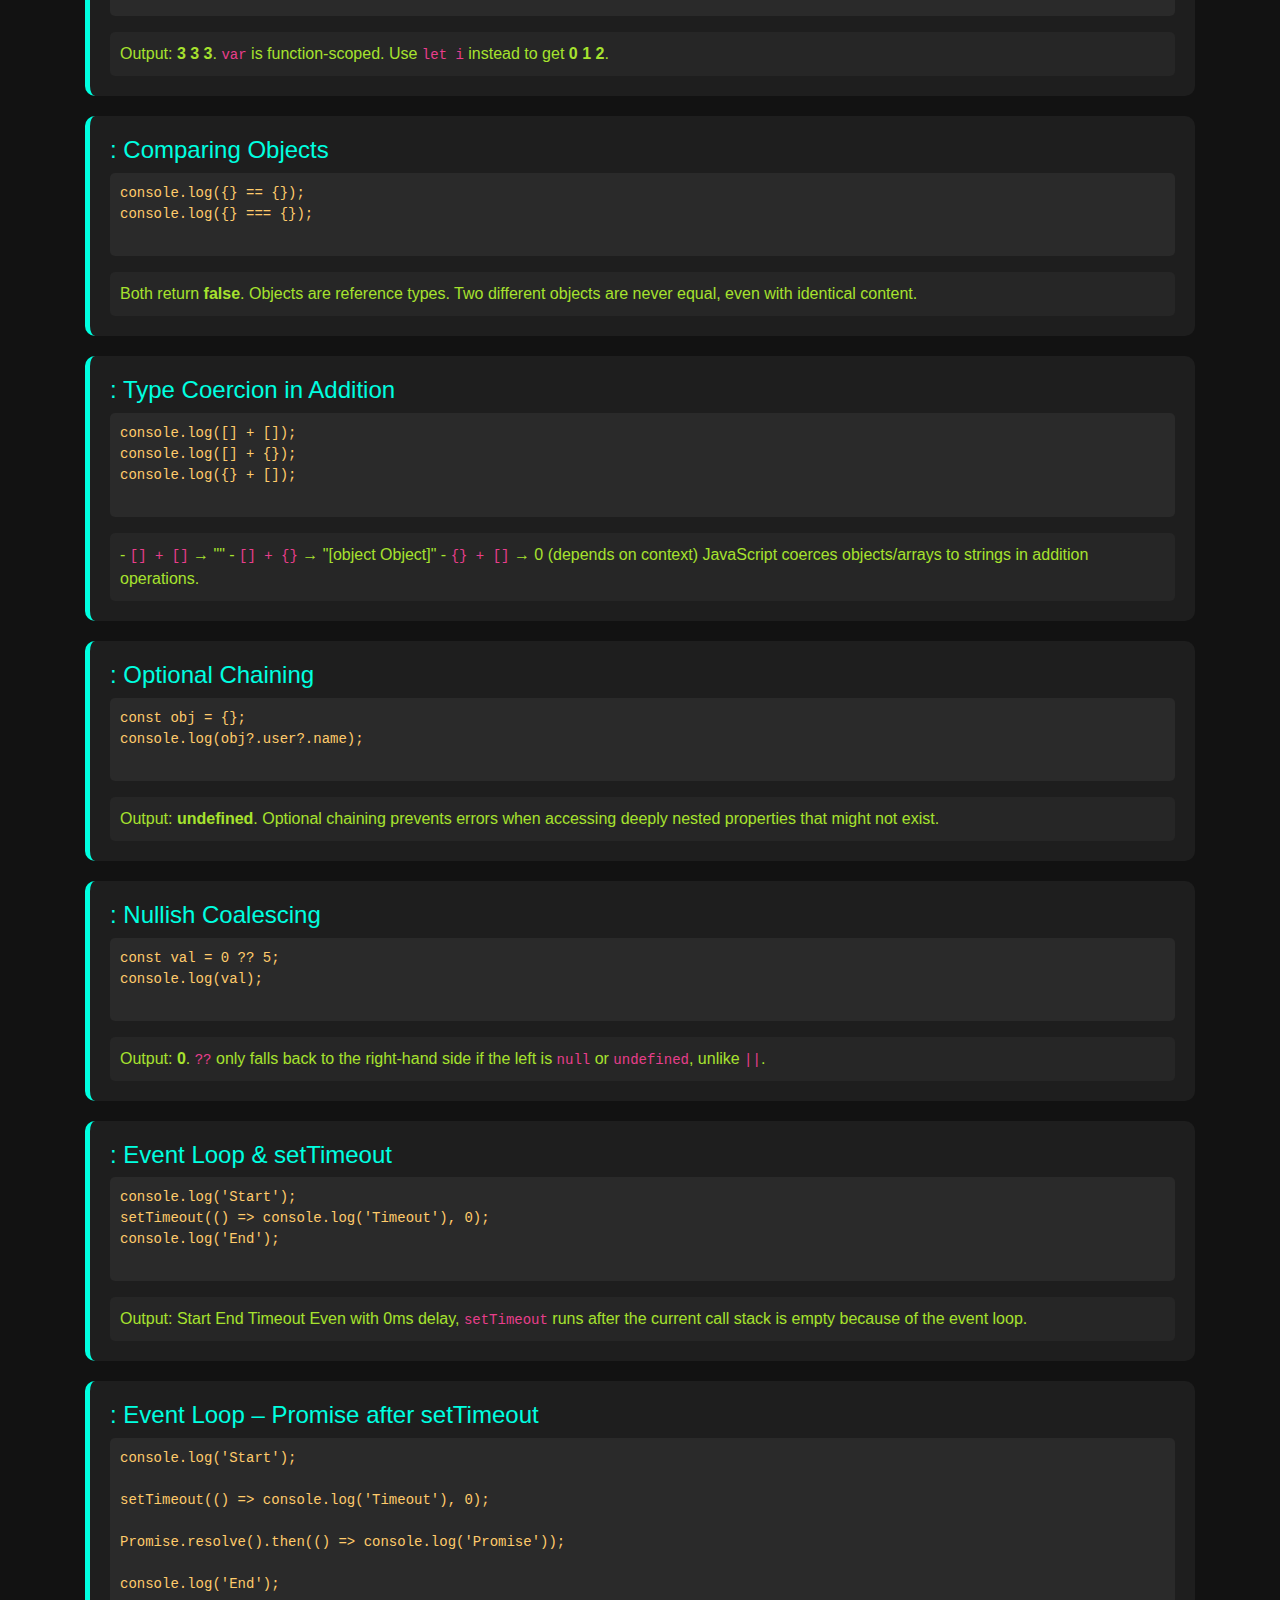
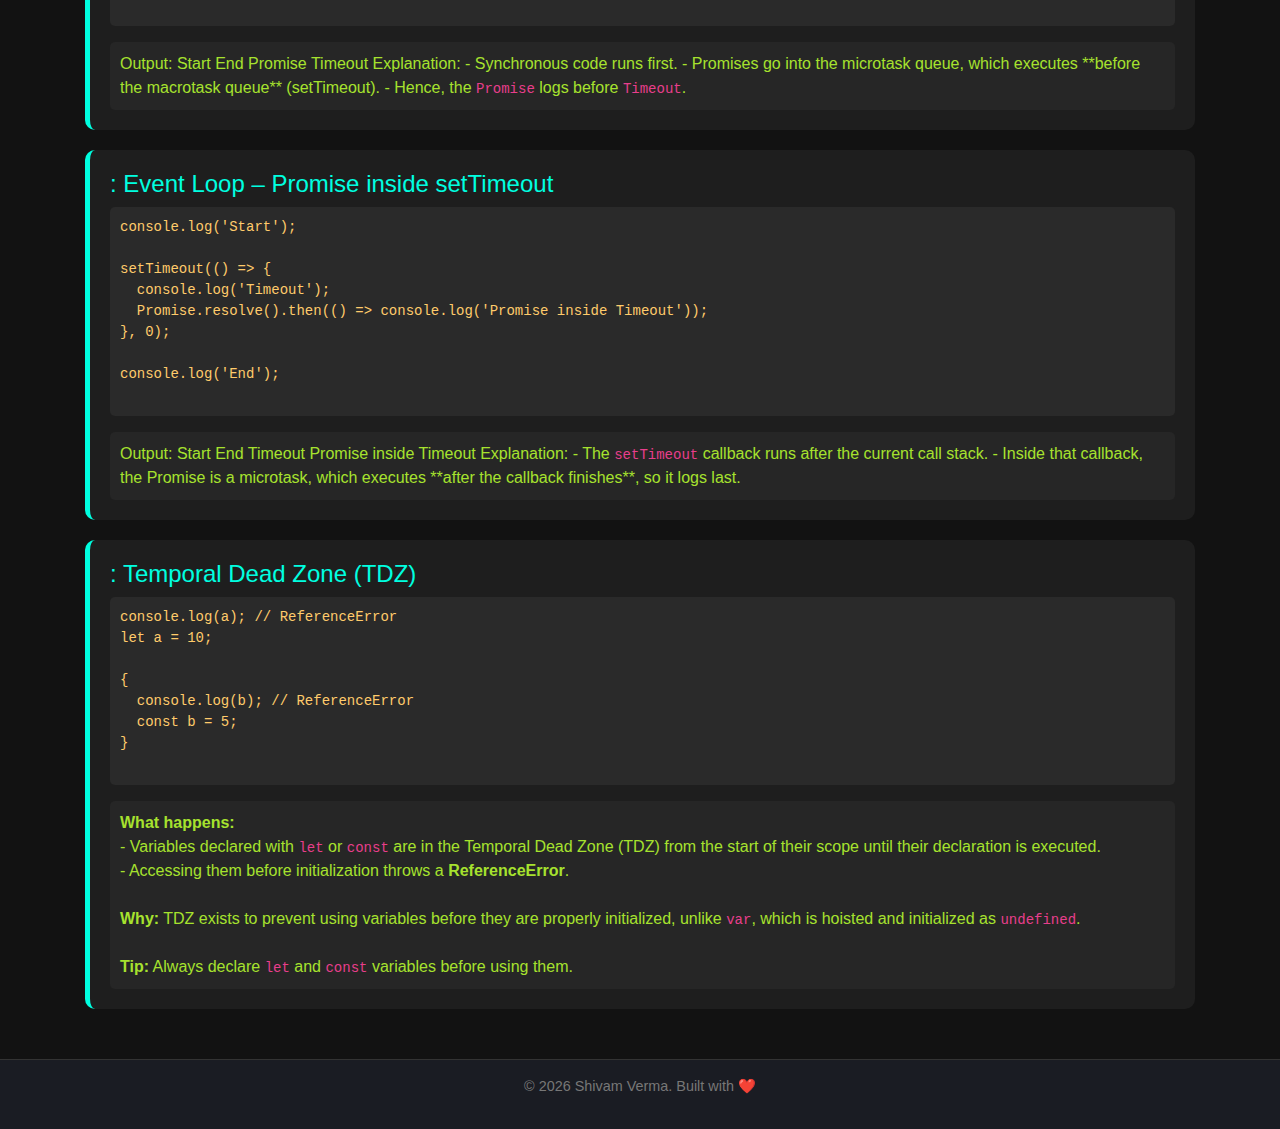
<file: js-gotchas/index.html>
<!DOCTYPE html>
<html lang="en">

<head>
  <meta charset="UTF-8">
  <meta name="viewport" content="width=device-width, initial-scale=1.0">
  <meta http-equiv="X-UA-Compatible" content="ie=edge">
  <link rel="icon" type="images/x-ico"
    href="https://freepngimg.com/download/ibm/74946-website-development-strongloop-programming-node.js-application-interface.png" />
  <title>JavaScript Gotchas</title>
  <link rel="stylesheet" href="https://stackpath.bootstrapcdn.com/bootstrap/4.3.1/css/bootstrap.min.css"
  integrity="sha384-ggOyR0iXCbMQv3Xipma34MD+dH/1fQ784/j6cY/iJTQUOhcWr7x9JvoRxT2MZw1T" crossorigin="anonymous">
  <link rel="stylesheet" href="style.css">
</head>

<body>
  <div class="container">
    <h1 class="mb-4 text-left"># JavaScript Gotchas</h1>
    <img alt="JS-banner" src="banner.bin" class="img mb-4">

    <!-- Question 1 -->
    <div class="question-section">
      <h4>: Array Equality</h4>
      <pre>console.log([] === []);  
console.log([] == []);</pre>
      <div class="answer">
        Both return <b>false</b>. In JavaScript, arrays are reference types. Two separate array objects are never
        equal, even if they have the same elements.
      </div>
    </div>

    <!-- Question 2 -->
    <div class="question-section">
      <h4>: Object Reference</h4>
      <pre>
let a = { 'name': 'Shivam' };
let b = a;
b.name = 'Sam';
console.log(a.name);
      </pre>
      <div class="answer">
        Output: <b>Sam</b>. Objects are assigned by reference. Changing <code>b.name</code> also changes
        <code>a.name</code>.
      </div>
    </div>

    <!-- Question 3 -->
    <div class="question-section">
      <h4>: Typeof Undefined</h4>
      <pre>typeof undefined;
typeof(undefined);</pre>
      <div class="answer">
        Both return <b>"undefined"</b>.
      </div>
    </div>

    <!-- Question 4 -->
    <div class="question-section">
      <h4>: Typeof Null</h4>
      <pre>typeof null;
typeof(null);</pre>
      <div class="answer">
        Returns <b>"object"</b>. This is a historical bug in JavaScript.
      </div>
    </div>

    <!-- Question 5 -->
    <div class="question-section">
      <h4>: Typeof Built-in Constructors</h4>
      <pre>
typeof String;   // "function"
typeof Number;   // "function"
typeof Object;   // "function"
typeof Function; // "function"
typeof Boolean;  // "function"
      </pre>
      <div class="answer">
        Built-in constructors like <code>String</code>, <code>Number</code>, and <code>Boolean</code> are functions.
      </div>
    </div>

    <!-- Question 6 -->
    <div class="question-section">
      <h4>: Map + parseInt</h4>
      <pre>['1', '7', '11'].map(parseInt);</pre>
      <div class="answer">
        Output: <b>[1, NaN, 3]</b>. Because <code>parseInt</code> receives two arguments (value, index), and radix
        mismatches occur.
      </div>
    </div>

    <!-- Question 7 -->
    <div class="question-section">
      <h4>: Floating Point Precision</h4>
      <pre>console.log(0.2 + 0.1 === 0.3);</pre>
      <div class="answer">
        Output: <b>false</b>. Floating-point arithmetic is not exact in JavaScript.
      </div>
    </div>

    <!-- Question 8 -->
    <div class="question-section">
      <h4>: Math Max vs Min</h4>
      <pre>console.log(Math.max() > Math.min());</pre>
      <div class="answer">
        Output: <b>false</b>. <code>Math.max()</code> returns -Infinity, <code>Math.min()</code> returns Infinity.
      </div>
    </div>

    <!-- Question 9 -->
    <div class="question-section">
      <h4>: Octal Numbers</h4>
      <pre>console.log(018 - 017);</pre>
      <div class="answer">
        Output: <b>1</b> in modern JavaScript engines, but older versions may throw a syntax error. Leading 0
        denotes octal in legacy JS.
      </div>
    </div>

    <!-- Question 10 -->
    <div class="question-section">
      <h4>: Bang Bang Operator (!!)</h4>
      <pre>console.log(!!""); 
console.log(!!"Hello");</pre>
      <div class="answer">
        Converts any value to its Boolean equivalent. <code>!!""</code> is <b>false</b>, <code>!!"Hello"</code> is
        <b>true</b>.
      </div>
    </div>

    <!-- Question 11 -->
    <div class="question-section">
      <h4>: Rest Parameters</h4>
      <pre>
function add(...args) {
  let result = 0;
  for (let arg of args) result += arg;
  console.log(result);
}
add(1)           // 1
add(1, 2)        // 3
add(1, 2, 3, 4)  // 10
      </pre>
      <div class="answer">
        Rest parameters allow a function to accept any number of arguments as an array.
      </div>
    </div>

    <!-- Question 12 -->
    <div class="question-section">
      <h4>: Spread Operator</h4>
      <pre>
const arr1 = [1, 2, 3];
const arr2 = [...arr1, 4, 5];
console.log(arr2); // [1,2,3,4,5]
      </pre>
      <div class="answer">
        Spread operator expands elements of an array/object.
      </div>
    </div>

    <!-- Question 13 -->
    <div class="question-section">
      <h4>: Automatic Semicolon Insertion</h4>
      <pre>
return
{
  name: "Shivam"
}
      </pre>
      <div class="answer">
        Output: <b>undefined</b>. JS automatically inserts a semicolon after <code>return</code>, breaking the code.
      </div>
    </div>

    <!-- Question 14 -->
    <div class="question-section">
      <h4>: NaN is not NaN?</h4>
      <pre>console.log(NaN === NaN);</pre>
      <div class="answer">
        Output: <b>false</b>. NaN is the only value in JS that is not equal to itself.
      </div>
    </div>

    <!-- Question 15 -->
    <div class="question-section">
      <h4>: `this` in Different Contexts</h4>
      <pre>
console.log(this);
function foo() {
  console.log(this);
}
foo();
  </pre>
      <div class="answer">
        In the global scope, <code>this</code> refers to the global object (<code>window</code> in browsers). Inside a
        normal function, <code>this</code> also refers to the global object (unless in strict mode, then it's
        <b>undefined</b>). Arrow functions don't have their own <code>this</code>.
      </div>
    </div>

    <!-- Question 16 -->
    <div class="question-section">
      <h4>: Hoisting</h4>
      <pre>
console.log(a);
var a = 10;
  </pre>
      <div class="answer">
        Output: <b>undefined</b>. Variables declared with <code>var</code> are hoisted but not initialized.
        <code>let</code> and <code>const</code> are hoisted but cannot be accessed before declaration (Temporal Dead
        Zone).
      </div>
    </div>

    <!-- Question 17 -->
    <div class="question-section">
      <h4>: Function Hoisting</h4>
      <pre>
foo();
function foo() {
  console.log("Hello");
}
  </pre>
      <div class="answer">
        Output: <b>Hello</b>. Function declarations are hoisted entirely, so you can call them before definition.
      </div>
    </div>

    <!-- Question 18 -->
    <div class="question-section">
      <h4>: Closure in Loops</h4>
      <pre>
for (var i = 0; i &lt; 3; i++) {
  setTimeout(() =&gt; console.log(i), 100);
}
  </pre>
      <div class="answer">
        Output: <b>3 3 3</b>. <code>var</code> is function-scoped. Use <code>let i</code> instead to get <b>0 1 2</b>.
      </div>
    </div>

    <!-- Question 19 -->
    <div class="question-section">
      <h4>: Comparing Objects</h4>
      <pre>
console.log({} == {});
console.log({} === {});
  </pre>
      <div class="answer">
        Both return <b>false</b>. Objects are reference types. Two different objects are never equal, even with
        identical content.
      </div>
    </div>

    <!-- Question 20 -->
    <div class="question-section">
      <h4>: Type Coercion in Addition</h4>
      <pre>
console.log([] + []);
console.log([] + {});
console.log({} + []);
  </pre>
      <div class="answer">
        - <code>[] + []</code> → ""
        - <code>[] + {}</code> → "[object Object]"
        - <code>{} + []</code> → 0 (depends on context)
        JavaScript coerces objects/arrays to strings in addition operations.
      </div>
    </div>

    <!-- Question 21 -->
    <div class="question-section">
      <h4>: Optional Chaining</h4>
      <pre>
const obj = {};
console.log(obj?.user?.name);
  </pre>
      <div class="answer">
        Output: <b>undefined</b>. Optional chaining prevents errors when accessing deeply nested properties that might
        not exist.
      </div>
    </div>

    <!-- Question 22 -->
    <div class="question-section">
      <h4>: Nullish Coalescing</h4>
      <pre>
const val = 0 ?? 5;
console.log(val);
  </pre>
      <div class="answer">
        Output: <b>0</b>. <code>??</code> only falls back to the right-hand side if the left is <code>null</code> or
        <code>undefined</code>, unlike <code>||</code>.
      </div>
    </div>

    <!-- Question 23 -->
    <div class="question-section">
      <h4>: Event Loop & setTimeout</h4>
      <pre>
console.log('Start');
setTimeout(() =&gt; console.log('Timeout'), 0);
console.log('End');
  </pre>
      <div class="answer">
        Output:
        Start
        End
        Timeout
        Even with 0ms delay, <code>setTimeout</code> runs after the current call stack is empty because of the event
        loop.
      </div>
    </div>

    <!-- Question 24 -->
    <div class="question-section">
      <h4>: Event Loop – Promise after setTimeout</h4>
      <pre>
console.log('Start');

setTimeout(() =&gt; console.log('Timeout'), 0);

Promise.resolve().then(() =&gt; console.log('Promise'));

console.log('End');
  </pre>
      <div class="answer">
        Output:
        Start
        End
        Promise
        Timeout

        Explanation:
        - Synchronous code runs first.
        - Promises go into the microtask queue, which executes **before the macrotask queue** (setTimeout).
        - Hence, the <code>Promise</code> logs before <code>Timeout</code>.
      </div>
    </div>

    <!-- Question 25 -->
    <div class="question-section">
      <h4>: Event Loop – Promise inside setTimeout</h4>
      <pre>
console.log('Start');

setTimeout(() =&gt; {
  console.log('Timeout');
  Promise.resolve().then(() =&gt; console.log('Promise inside Timeout'));
}, 0);

console.log('End');
  </pre>
      <div class="answer">
        Output:
        Start
        End
        Timeout
        Promise inside Timeout

        Explanation:
        - The <code>setTimeout</code> callback runs after the current call stack.
        - Inside that callback, the Promise is a microtask, which executes **after the callback finishes**, so it logs
        last.
      </div>
    </div>

    <!-- Question 26 -->
    <div class="question-section">
      <h4>: Temporal Dead Zone (TDZ)</h4>
      <pre>
console.log(a); // ReferenceError
let a = 10;

{
  console.log(b); // ReferenceError
  const b = 5;
}
  </pre>
      <div class="answer">
        <b>What happens:</b><br>
        - Variables declared with <code>let</code> or <code>const</code> are in the Temporal Dead Zone (TDZ)
        from the start of their scope until their declaration is executed.<br>
        - Accessing them before initialization throws a <b>ReferenceError</b>.<br><br>
        <b>Why:</b> TDZ exists to prevent using variables before they are properly initialized, unlike
        <code>var</code>, which is hoisted and initialized as <code>undefined</code>.<br><br>
        <b>Tip:</b> Always declare <code>let</code> and <code>const</code> variables before using them.
      </div>
    </div>

  </div>

  <footer>
    <p>&copy;
      <script>document.write(new Date().getFullYear())</script> Shivam Verma. Built with ❤️
    </p>
  </footer>
</body>

</html>
</file>
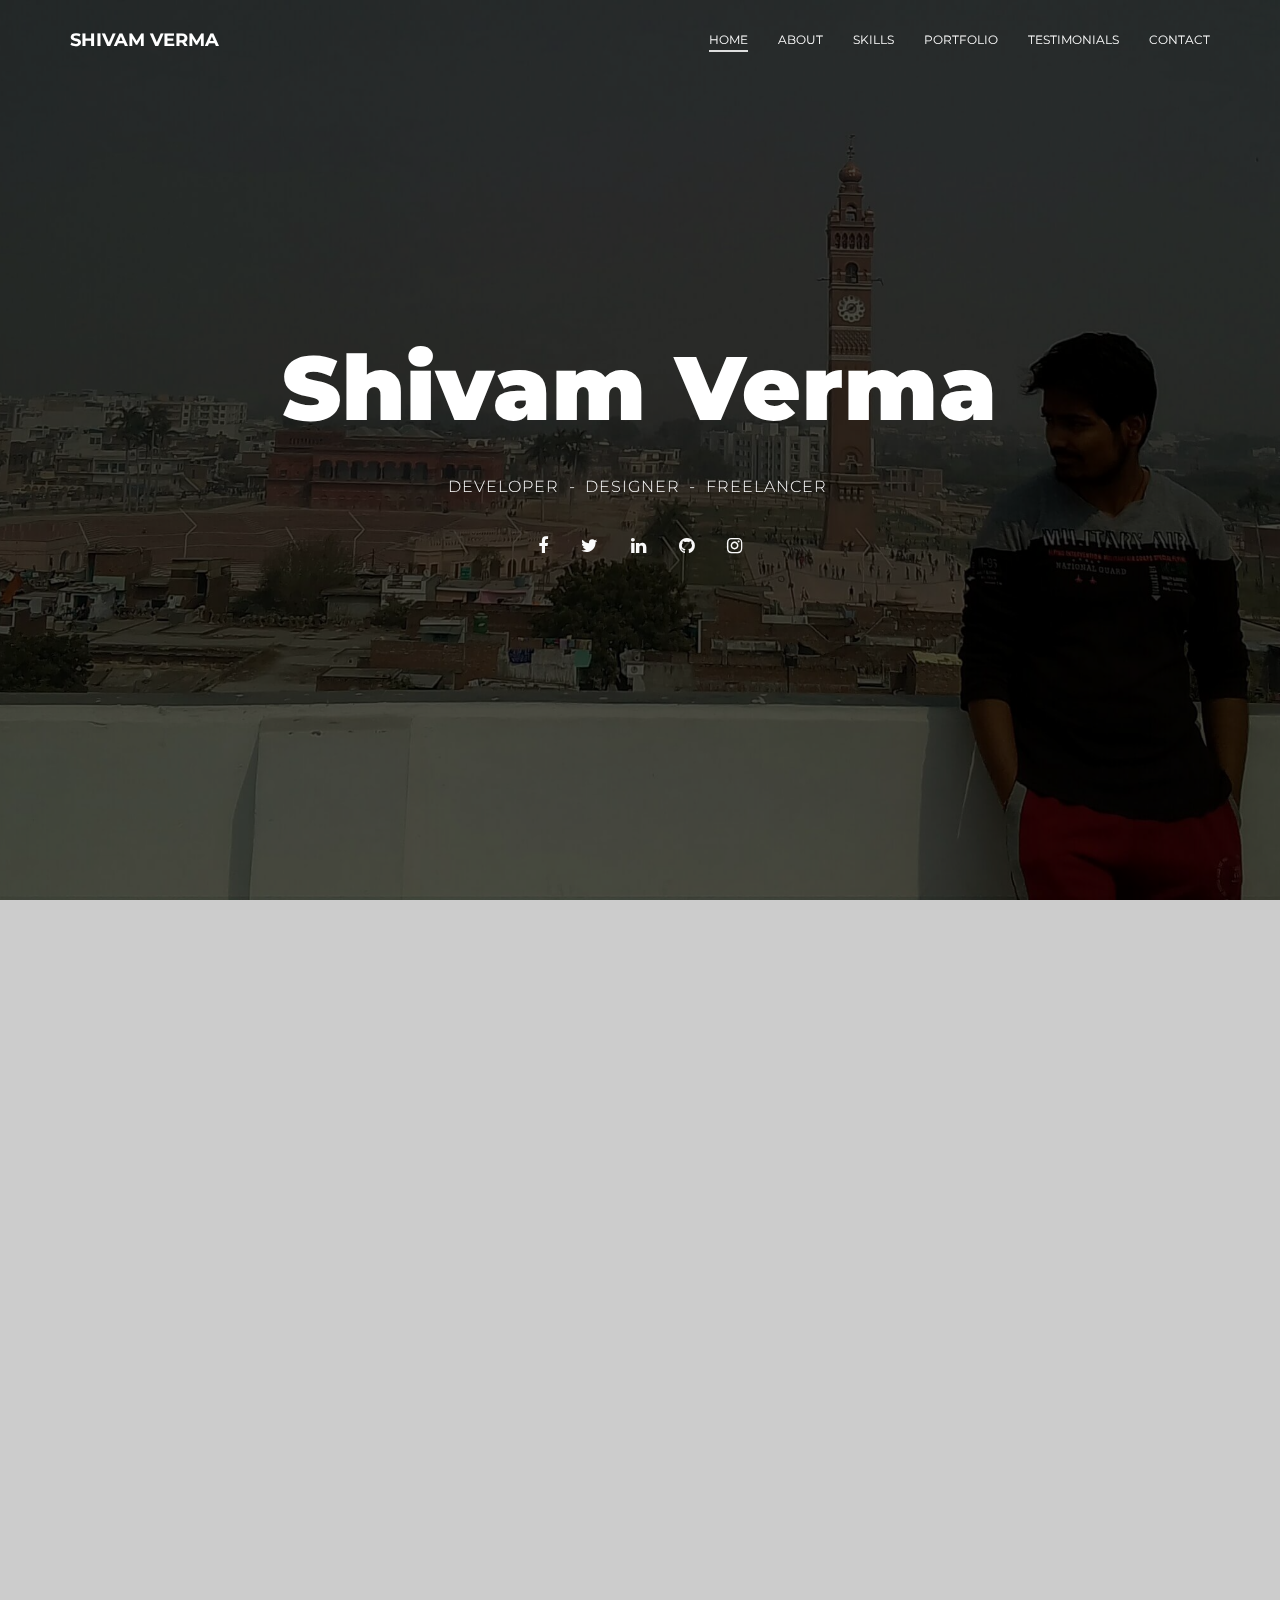
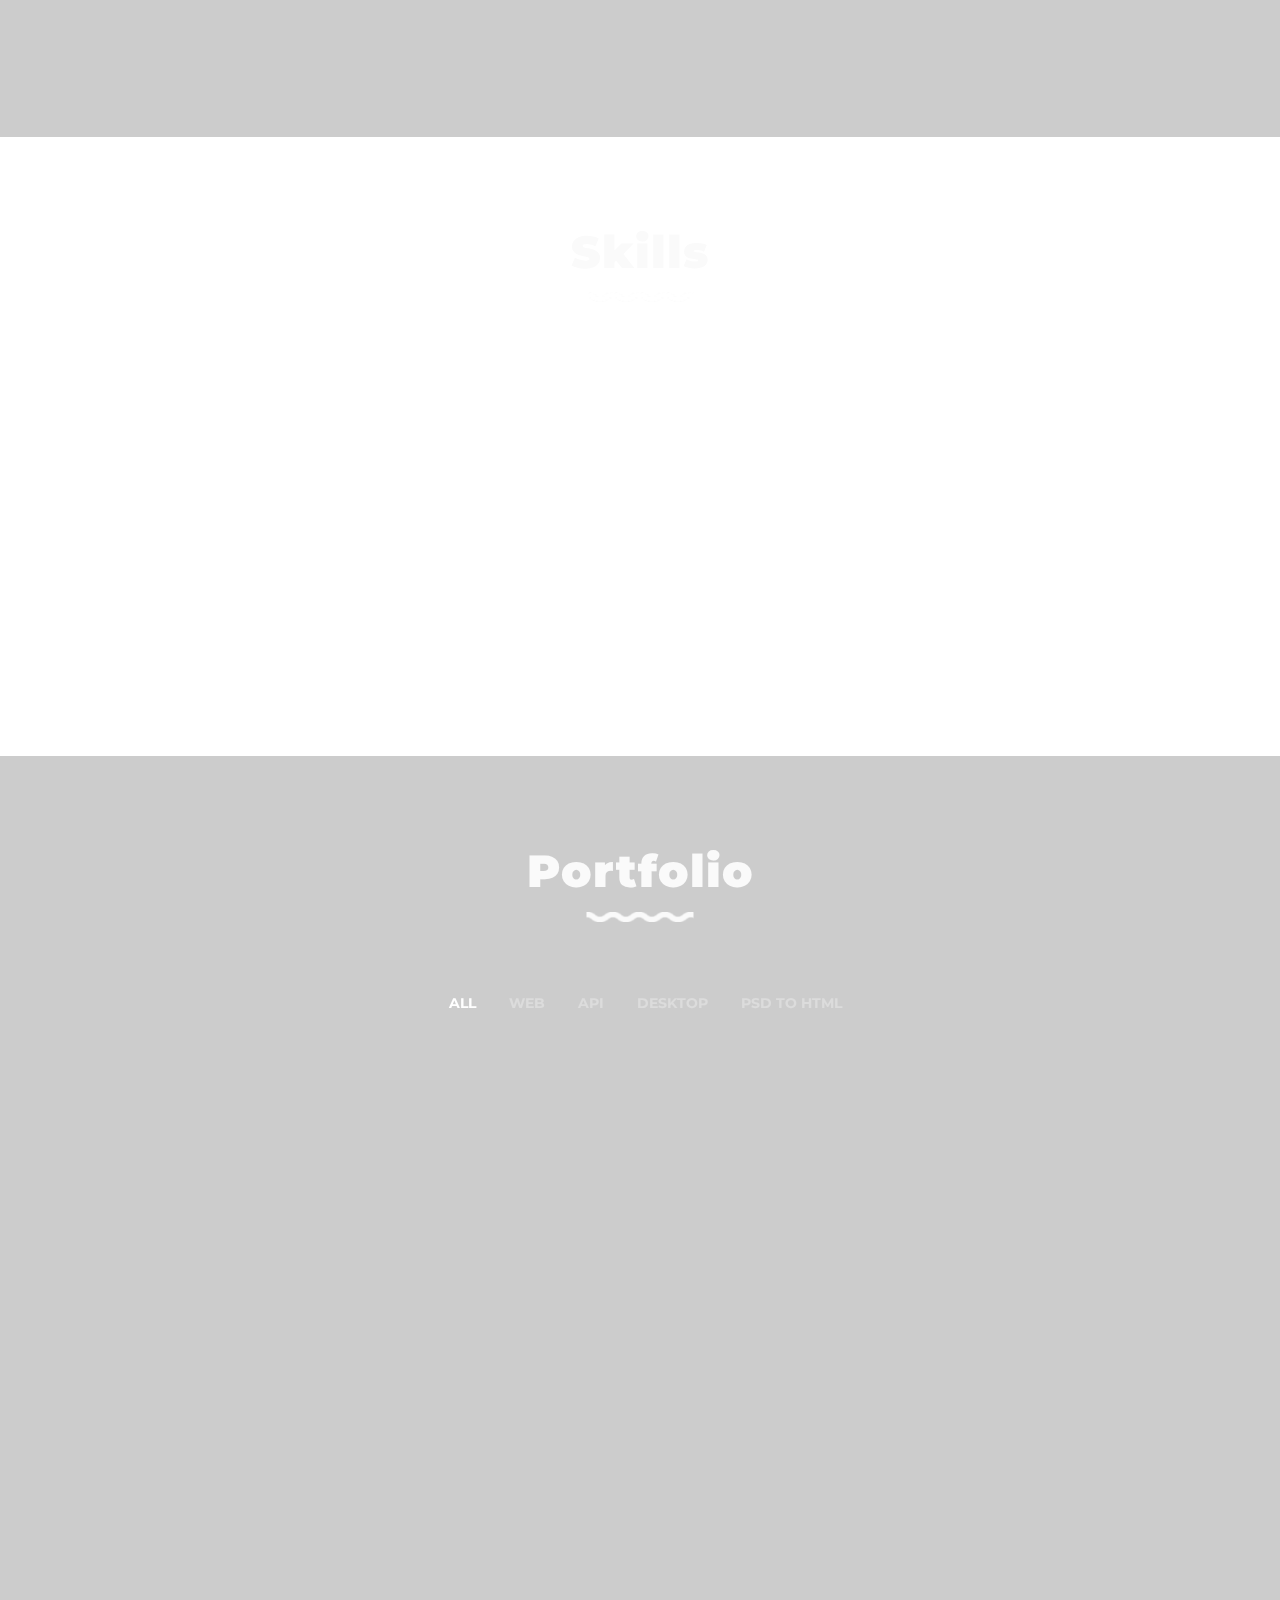
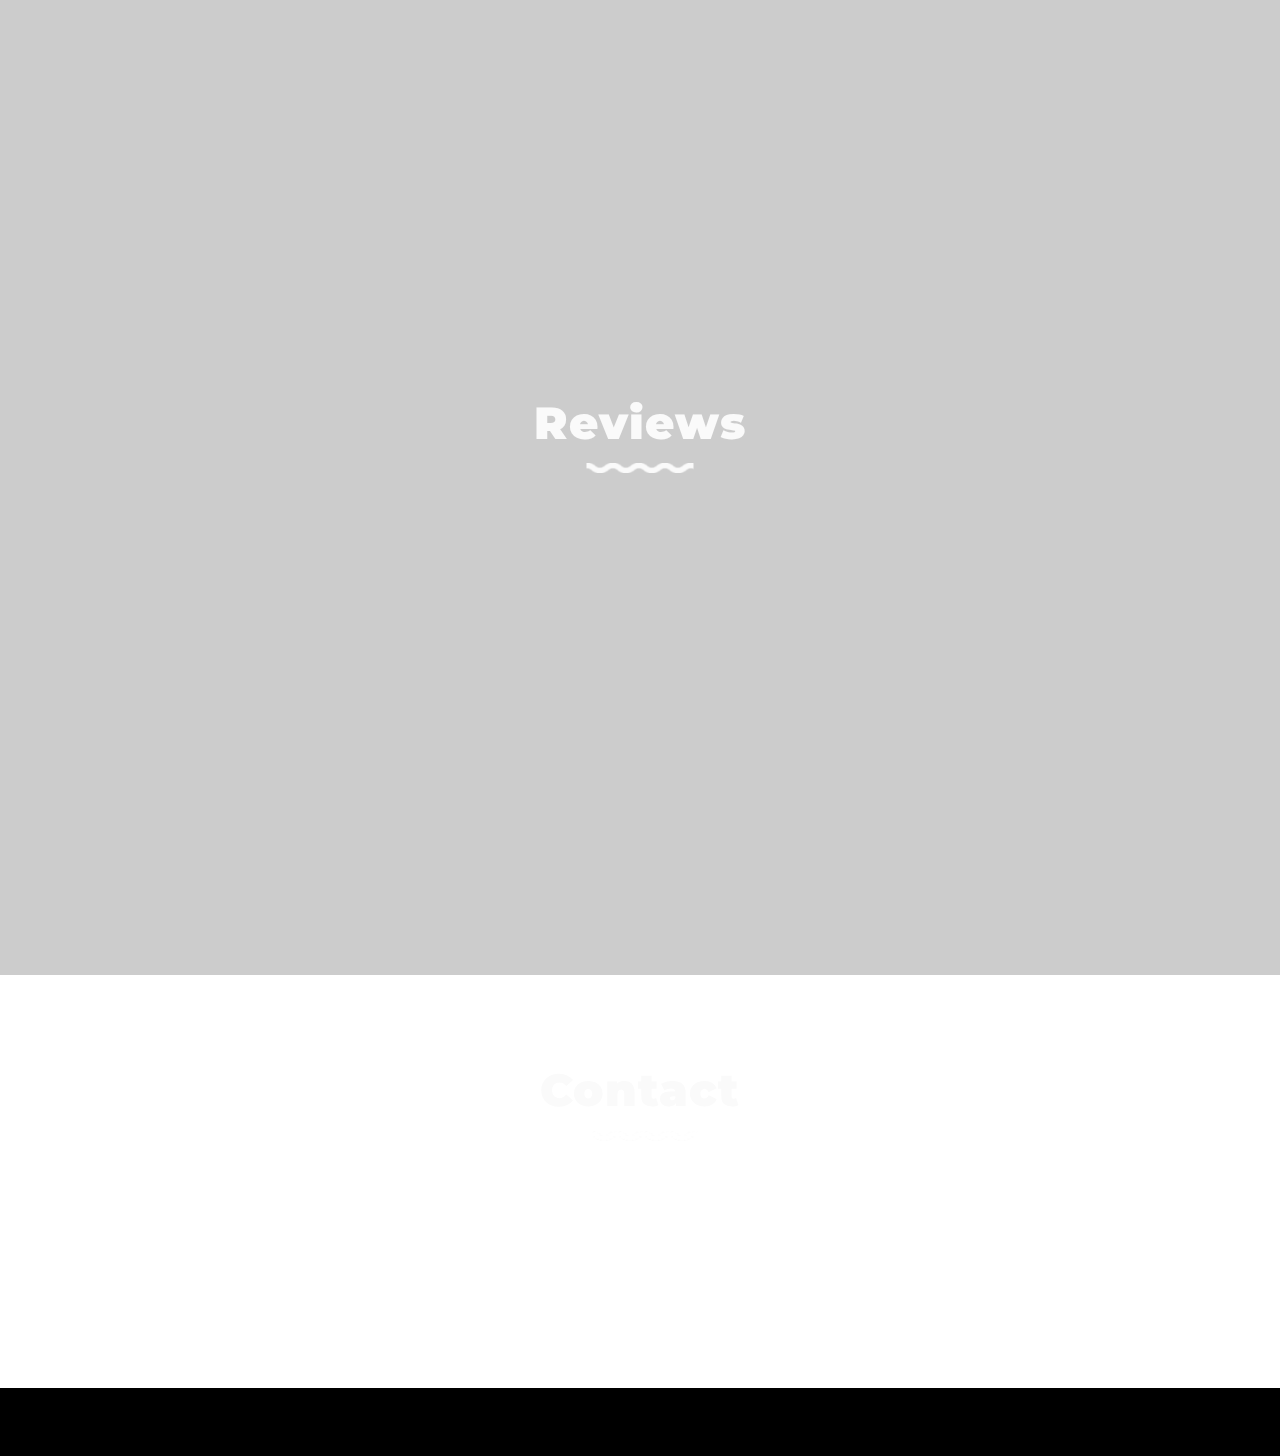
<file: archieved/v1/index.html>
<!DOCTYPE html>
<html lang="eng">

<meta http-equiv="content-type" content="text/html;charset=UTF-8" />
<head>

<meta charset="UTF-8">
<meta http-equiv="X-UA-Compatible" content="IE=edge">
<meta name="viewport" content="width=device-width, initial-scale=1">

<title>Shivam Verma</title>

<link id="favicon" rel="icon" type="image/png" href="assets/images/favicon.ico">

<link rel="stylesheet" href="https://fonts.googleapis.com/css?family=Poppins:300,400,500%7CMontserrat:300,400,500,600,700,800,900">

<link rel="stylesheet" href="assets/css/bootstrap.css">

<link rel="stylesheet" href="assets/css/animate.css">

<link rel="stylesheet" href="assets/css/magnific-popup.css">

<link rel="stylesheet" href="assets/css/owl.carousel.min.css">
<link rel="stylesheet" href="assets/css/owl.theme.min.css">

<link rel="stylesheet" href="assets/css/font-awesome.min.css">

<link rel="stylesheet" href="assets/css/style.css">

<link rel="stylesheet" href="assets/css/bg_fixed.css">

<link rel="stylesheet" href="assets/css/responsive.css">
<link rel="manifest" href="manifest.json">
<!--[if lt IE 9]>
          <script src="https://oss.maxcdn.com/html5shiv/3.7.3/html5shiv.min.js"></script>
          <script src="https://oss.maxcdn.com/respond/1.4.2/respond.min.js"></script>
        <![endif]-->

<script src="https://cdnjs.cloudflare.com/ajax/libs/popper.js/1.14.3/umd/popper.min.js"></script>
</head>
<body data-spy="scroll" data-target=".navbar" data-offset="70">

<div class="page-loader startLoad">
<div class="loader startLoad"></div>
</div>


<div class="top">
<a href="#home" class="smooth_scroll"><i class="fa fa-angle-up fa-2x"></i></a>
</div>


<div class="main_background full_height bg_image" style="background-image: url('assets/images/home-bg-1.jpg');"></div>

<section class="home" id="home">
<div class="full_height">

<nav class="navbar navbar-default navbar-fixed-top">
<div class="container">
<div class="navbar-header">
<button type="button" class="navbar-toggle collapsed" data-toggle="collapse" data-target="#bs-example-navbar-collapse-1" aria-expanded="false">
<span class="sr-only">Toggle navigation</span>
<span class="icon-bar"></span>
<span class="icon-bar"></span>
<span class="icon-bar"></span>
</button>

<a class="navbar-brand" href="#">SHIVAM VERMA</a>
</div>
<div class="collapse navbar-collapse" id="bs-example-navbar-collapse-1">
<ul class="nav navbar-nav navbar-right">
<li>
<a href="#home" class="smooth_scroll">Home</a>
</li>
<li>
<a href="#about" class="smooth_scroll">About</a>
</li>
<li>
<a href="#services" class="smooth_scroll">Skills</a>
</li>
<li>
<a href="#portfolio" class="smooth_scroll">Portfolio</a>
</li>

<li>
<a href="#testimonials" class="smooth_scroll">Testimonials</a>
</li>
<li>
<a href="#contact" class="smooth_scroll">Contact</a>
</li>
</ul>
</div>
</div>
</nav>
<div class="display-table">
<div class="display-table-cell">
<h1>Shivam Verma</h1>
<h3>
<span>Developer</span>
<span>Designer</span>
<span>freelancer</span>
</h3>
<ul class="text-center list-unstyled social">
<li>
<a href="https://www.facebook.com/shivamv96" target="_blank">
<i class="fa fa-facebook fa-2x"></i>
</a>
</li>
<li>
<a href="https://twitter.com/shivamv_1996" target="_blank">
<i class="fa fa-twitter fa-2x"></i>
</a>
</li>
<li>
<a href="https://www.linkedin.com/in/shivamv1996/" target="_blank">
<i class="fa fa-linkedin fa-2x"></i>
</a>
</li>
<li>
<a href="https://github.com/shivamv12/" target="_blank">
<i class="fa fa-github fa-2x"></i>
</a>
</li>
<li>
<a href="https://www.instagram.com/theshivamverma12/" target="_blank">
<i class="fa fa-instagram fa-2x"></i>
</a>
</li>
</ul>
</div>
</div>

</div>
</section>


<section class="about padding-top-90 padding-bottom-90 primary_bg" id="about">
<div class="container">
    <div class="row">
        <div class="col-md-5 about-img">
            <div class="my__img animated animated_scroll fadeInUp" style="animation-delay: 0.3s">
                <img src="assets/images/me.jpg" alt="">
            </div>
        </div>
        <div class="col-md-7 padding-left-35">
            <div class="text-justify">
                <h3 class="animated animated_scroll fadeInUp" style="animation-delay: 0.3s">Hi There! I am Shivam</h3>
                <p class="animated animated_scroll fadeInUp" style="animation-delay: 0.3s">Hello folks, myself Shivam Verma, Software Developer from Uttar Pradesh, India. I completed my Masters (MCA) from IGNOU in June, 2018. I started my career as Back End Developer with company, named <a href="https://www.teamscorpion.in/" target="_blank">Team Scoprion</a>, had great work experience with them.</p>
                <p class="animated animated_scroll fadeInUp" style="animation-delay: 0.3s"> Later a year, I relocated to bengaluru & start work with <a href="http://www.artomate.studio/" target="_blank"><b>Artomate Studio (Bengaluru, Karnataka),</b></a> as Back end developer, where all of us work together on latest technologies to create new & innovative web solutions.</p>
            </div>
            <div class="skills">
                <div class="skill">
                    <span>Angular</span>
                    <span>70%</span>
                    <div class="progress_bg">
                        <div class="progress_bar"></div>
                    </div>
                </div>
                <div class="skill">
                    <span>MongoDB</span>
                    <span>70%</span>
                    <div class="progress_bg">
                        <div class="progress_bar"></div>
                    </div>
                </div>

<div class="skill">
<span>Laravel</span>
<span>85%</span>
<div class="progress_bg">
<div class="progress_bar"></div>
</div>
</div>

<div class="skill">
<span>API Integration</span>
<span>70%</span>
<div class="progress_bg">
<div class="progress_bar"></div>
</div>
</div>
</div>
<div class="about_btns animated animated_scroll fadeInUp" style="animation-delay: 0.3s">
<!--a href="resume/1b6b2b16-a3f4-11e9-9d71-0cc47a792c0a_id_1b6b2b16-a3f4-11e9-9d71-0cc47a792c0a.html" target="_blank">Download CV</a-->
<a href="#contact" class="smooth_scroll">Contact Me</a>
</div>
</div>
</div>
</div>
</section>


<section class="services padding-top-90 padding-bottom-90" id="services">
<div class="container">
<div class="sec_title">
<h2>Skills</h2>
</div>
<div class="row">

<div class="col-md-3 col-sm-6 item animated animated_scroll fadeInUp" style="animation-delay: 0.6s">
<div class="content">
<div class="icon">
<i class="fa fa-globe"></i>
</div>
<h3>Web Development</h3>
<p>Creates websites and web apps from the ground up.</p>
</div>
</div>

<div class="col-md-3 col-sm-6 item animated animated_scroll fadeInUp" style="animation-delay: 0.3s">
<div class="content">
<div class="icon">
<i class="fa fa-desktop"></i>
</div>
<h3>App Development</h3>
<p>Developed system software for various clients.</p>
</div>
</div>

<div class="col-md-3 col-sm-6 item animated animated_scroll fadeInUp" style="animation-delay: 0.9s">
<div class="content">
<div class="icon">
<i class="fa fa-database"></i>
</div>
<h3>Database Design</h3>
<p>Have an years worth of experience in DB design.</p>
</div>
</div>

<div class="col-md-3 col-sm-6 item animated animated_scroll fadeInUp" style="animation-delay: 1.2s">
<div class="content">
<div class="icon">
<i class="fa fa-lightbulb-o"></i>
</div>
<h3>API Integration</h3>
<p>Have integrated various API's in multiple projects.</p>
</div>
</div>
</div>
</div>
</section>


<section class="portfolio padding-top-90 padding-bottom-90 primary_bg" id="portfolio">
<div class="container">
<div class="sec_title">
<h2>portfolio</h2>
</div>
<ul class="list-unstyled ul-filter">
<li data-filter="*" class="active_filter">all</li>
<li data-filter=".web">web</li>
<li data-filter=".api">api</li>
<li data-filter=".desktop">Desktop</li>
<li data-filter=".psd">psd to html</li>
</ul>
<div class="row grid">

<div class="col-xs-12 col-sm-6 col-md-4 grid-sizer grid-item web">
<div class="box animated animated_scroll fadeInUp" style="animation-delay: 0.3s">
<div class="my_img" data-mfp-src="assets/images/portfolio/1.jpg">
<img src="assets/images/portfolio/1.jpg" alt=''>
</div>
<div class="boxContent">
<div class="display-table">
<div class="display-table-cell">
<span class="post">Web Application</span>
<h3 class="title">Altus Knowledge</h3>
</div>
</div>
</div>
</div>
</div>

<div class="col-xs-12 col-sm-6 col-md-4 grid-item web">
<div class="box animated animated_scroll fadeInUp" style="animation-delay: 0.3s">
<div class="my_img" data-mfp-src="assets/images/portfolio/2.jpg">
<img src="assets/images/portfolio/2.jpg" alt=''>
</div>
<div class="boxContent">
<div class="display-table">
<div class="display-table-cell">
<span class="post">Web Appliation</span>
<h3 class="title">Grocery Store</h3>
</div>
</div>
</div>
</div>
</div>

<div class="col-xs-12 col-sm-6 col-md-4 grid-item psd">
<div class="box animated animated_scroll fadeInUp" style="animation-delay: 0.3s">
<div class="my_img" data-mfp-src="assets/images/portfolio/3.jpg">
<img src="assets/images/portfolio/3.jpg" alt=''>
</div>
<div class="boxContent">
<div class="display-table">
<div class="display-table-cell">
<span class="post">PSD to HTML</span>
<h3 class="title">Yummy Meal</h3>
</div>
</div>
</div>
</div>
</div>

<div class="col-xs-12 col-sm-6 col-md-4 grid-item api">
<div class="box animated animated_scroll fadeInUp" style="animation-delay: 0.4s">
<div class="my_img" data-mfp-src="assets/images/portfolio/4.jpg">
<img src="assets/images/portfolio/4.jpg" alt=''>
</div>
<div class="boxContent">
<div class="display-table">
<div class="display-table-cell">
<span class="post">API Integration</span>
<h3 class="title">We-Tube-Vids</h3>
</div>
</div>
</div>
</div>
</div>

<div class="col-xs-12 col-sm-6 col-md-4 grid-item desktop">
<div class="box animated animated_scroll fadeInUp" style="animation-delay: 0.4s">
<div class="my_img" data-mfp-src="assets/images/portfolio/5.jpg">
<img src="assets/images/portfolio/5.jpg" alt=''>
</div>
<div class="boxContent">
<div class="display-table">
<div class="display-table-cell">
<span class="post">System Application</span>
<h3 class="title">Medi-smart</h3>
</div>
</div>
</div>
</div>
</div>

<div class="col-xs-12 col-sm-6 col-md-4 grid-item desktop">
<div class="box animated animated_scroll fadeInUp" style="animation-delay: 0.4s">
<div class="my_img" data-mfp-src="assets/images/portfolio/6.jpg">
<img src="assets/images/portfolio/6.jpg" alt=''>
</div>
<div class="boxContent">
<div class="display-table">
<div class="display-table-cell">
<span class="post">System Application</span>
<h3 class="title">Offline-2-PDF</h3>
</div>
</div>
</div>
</div>
</div>

<div class="col-xs-12 col-sm-6 col-md-4 grid-item web">
<div class="box animated animated_scroll fadeInUp" style="animation-delay: 0.4s">
<div class="my_img" data-mfp-src="assets/images/portfolio/7.jpg">
<img src="assets/images/portfolio/7.jpg" alt=''>
</div>
<div class="boxContent">
<div class="display-table">
<div class="display-table-cell">
<span class="post">Web Application</span>
<h3 class="title">Larabase</h3>
</div>
</div>
</div>
</div>
</div>

<div class="col-xs-12 col-sm-6 col-md-4 grid-item api">
<div class="box animated animated_scroll fadeInUp" style="animation-delay: 0.4s">
<div class="my_img" data-mfp-src="assets/images/portfolio/8.jpg">
<img src="assets/images/portfolio/8.jpg" alt=''>
</div>
<div class="boxContent">
<div class="display-table">
<div class="display-table-cell">
<span class="post">API Integration</span>
<h3 class="title">Train Finder</h3>
</div>
</div>
</div>
</div>
</div>

</div>
</div>
</section>

<!-- <section>
<a href="https://www.testdome.com/cert/def43b62c9e849f3a73c3c08ea5dd4fd" class="testdome-certificate-stamp silver"><span class="testdome-certificate-name">Shivam Verma</span><span class="testdome-certificate-test-name">HTML/CSS, Angular, TypeScript, and Node.js </span><span class="testdome-certificate-card-logo">TestDome<br />Certificate</span></a><script type="text/javascript">var stylesheet = "https://www.testdome.com/content/source/stylesheets/embed.css", link = document.createElement("link"); link.href = stylesheet, link.type = "text/css", link.rel = "stylesheet", link.media = "screen,print", document.getElementsByTagName("head")[0].appendChild(link);</script>
</section>
 -->
<section class="testimonials primary_bg" id="testimonials">
<div class="container">
<div class="sec_title">
<h2>Reviews</h2>
</div>
<div class="owl-carousel animated animated_scroll fadeInUp" style="animation-delay: 0.4s" id="testimonial-carousel">

<div class="testimonial">
<div class="content">
<img src="assets/images/testimonials/client_1.jpg" alt="">
<p>
Shivam is a pleasure to work with. He is highly responsive, flexible, and completes projects ahead of schedule. He takes pride in his work and collaborates with his clients to ensure quality. I recommend him without hesitation.
</p>
<h6 class="name-job">
<span class="name">Dr. Ishwar Saran</span>
<span class="job">Neurosurgeon in Lucknow</span>
</h6>
</div>
</div>

<div class="testimonial">
<div class="content">
<img src="assets/images/testimonials/client_2.jpg" alt="">
<p>
I greatly enjoyed working with Shivam. He gave recommendations for what he thought would work best for my website, but in the end allowed me to make the final decision. I never felt like I had to go along with every suggestion that was made. Shivam made sure that my vision was being portrayed and that everything was exactly how I wanted it.
</p>
<h6 class="name-job">
<span class="name">Sitansh Kishor</span>
<span class="job">Founder of YummyMeal</span>
</h6>
</div>
</div>

<div class="testimonial">
<div class="content">
<img src="assets/images/testimonials/client_3.jpg" alt="">
<p>
Shivam and Team Scorpion greatly exceeded my expectations for developing a reasonably priced coaching website. I found Shivam to be very professional and easy to work with. His communication skills, and patient explanations of website design terminology and concepts made the process a very positive experience for my website.
</p>
<h6 class="name-job">
<span class="name">Abhishek Singh</span>
<span class="job">Marketing Head of Altus Knowledge</span>
</h6>
</div>
</div>
</div>
</div>
</section>


<section class="contact padding-top-90 padding-bottom-90" id="contact">
<div class="container">
<div class="sec_title">
<h2>Contact</h2>
</div>
<div class="row">
<div class="col-md-10 col-md-offset-1">
<div class="row text-center info animated animated_scroll fadeInUp" style="animation-delay: 0.3s">
<div class="col-sm-4">
<div class="content">
<span class="fa fa-phone"></span>
<div>
<h4>Call Me</h4>
<a href="tel:8736043369" style="font-size: 13px;">+91-8736043369</a>
</div>
</div>
</div>
<div class="col-sm-4">
<div class="content">
<span class="fa fa-envelope"></span>
<div>
<h4>Mail Me</h4>
<p style="font-size: 13px;"><a href="mailto:shivambca75@gmail.com?Subject=Hello%20Shivam," target="_top">shivambca75@gmail.com</a></p>

</div>
</div>
</div>
<div class="col-sm-4">
<div class="content">
<span class="fa fa-map-marker"></span>
<div>
<h4>Find Me</h4>
<a href="https://www.google.co.in/maps/place/3rd+Main+Road,+NGR+Layout,+Roopena+Agrahara,+Bengaluru,+Karnataka+560068/@12.911829,77.6245068,21z/data=!4m5!3m4!1s0x3bae14ee4775558d:0x6ed70f9ef338a44b!8m2!3d12.9105562!4d77.6230508?authuser=1" target="_blank" data-toggle="tooltip" data-placement="bottom" title="3rd Main Road, NGR Layout, KAS Officers Colony, Roopena Agrahara" style="font-size: 13px;">Bommanahalli, Bangalore.</a>
</div>
</div>
</div>
</div>
<div class="contact_form animated animated_scroll fadeInUp" style="animation-delay: 0.4s">
<!-- <form action="https://www.teamscorpion.in/shivamverma/send.php" method="post">
<input placeholder="Name" name="name" type="text" class="form-control">
<input placeholder="E-mail" name="email" type="email" class="form-control">
<textarea placeholder="Message" name="message" class="form-control" style="resize:none;"></textarea>
<div class="submit btn">send message</div>

<div class="msg_success"><p>Your message has been sent. Thank you!</p></div>
<div class="msg_error"><p>Sorry your message can not be sent.</p></div>

</form> -->
</div>
</div>
</div>
</div>
</section>


<footer>
<div class="container text-center animated animated_scroll fadeInUp" style="animation-delay: 0.3s">
<p>&copy; <script type="text/JavaScript"> var theDate=new Date(); document.write(theDate.getFullYear()); </script> | All rights reserved.</p>
</div>
</footer>


<script data-cfasync="false" src="https://www.teamscorpion.in/cdn-cgi/scripts/5c5dd728/cloudflare-static/email-decode.min.js"></script><script src="assets/js/jquery.min.js"></script>

<script src="assets/js/animate-skills.js"></script>

<script src="assets/js/jquery.fittext.js"></script>

<script src="assets/js/bootstrap.min.js"></script>

<script src="assets/js/jquery.magnific-popup.min.js"></script>

<script src="assets/js/isotope.pkgd.min.js"></script>

<script src="assets/js/owl.carousel.min.js"></script>

<script src="assets/js/custom.js"></script>
<script type="text/javascript">
            $(document).ready(function(){
                $('[data-toggle="tooltip"]').tooltip();

                if ('serviceWorker' in navigator) {
                    navigator.serviceWorker.register('service-worker.js');
                }
            });
        </script>
</body>
</html>
</file>
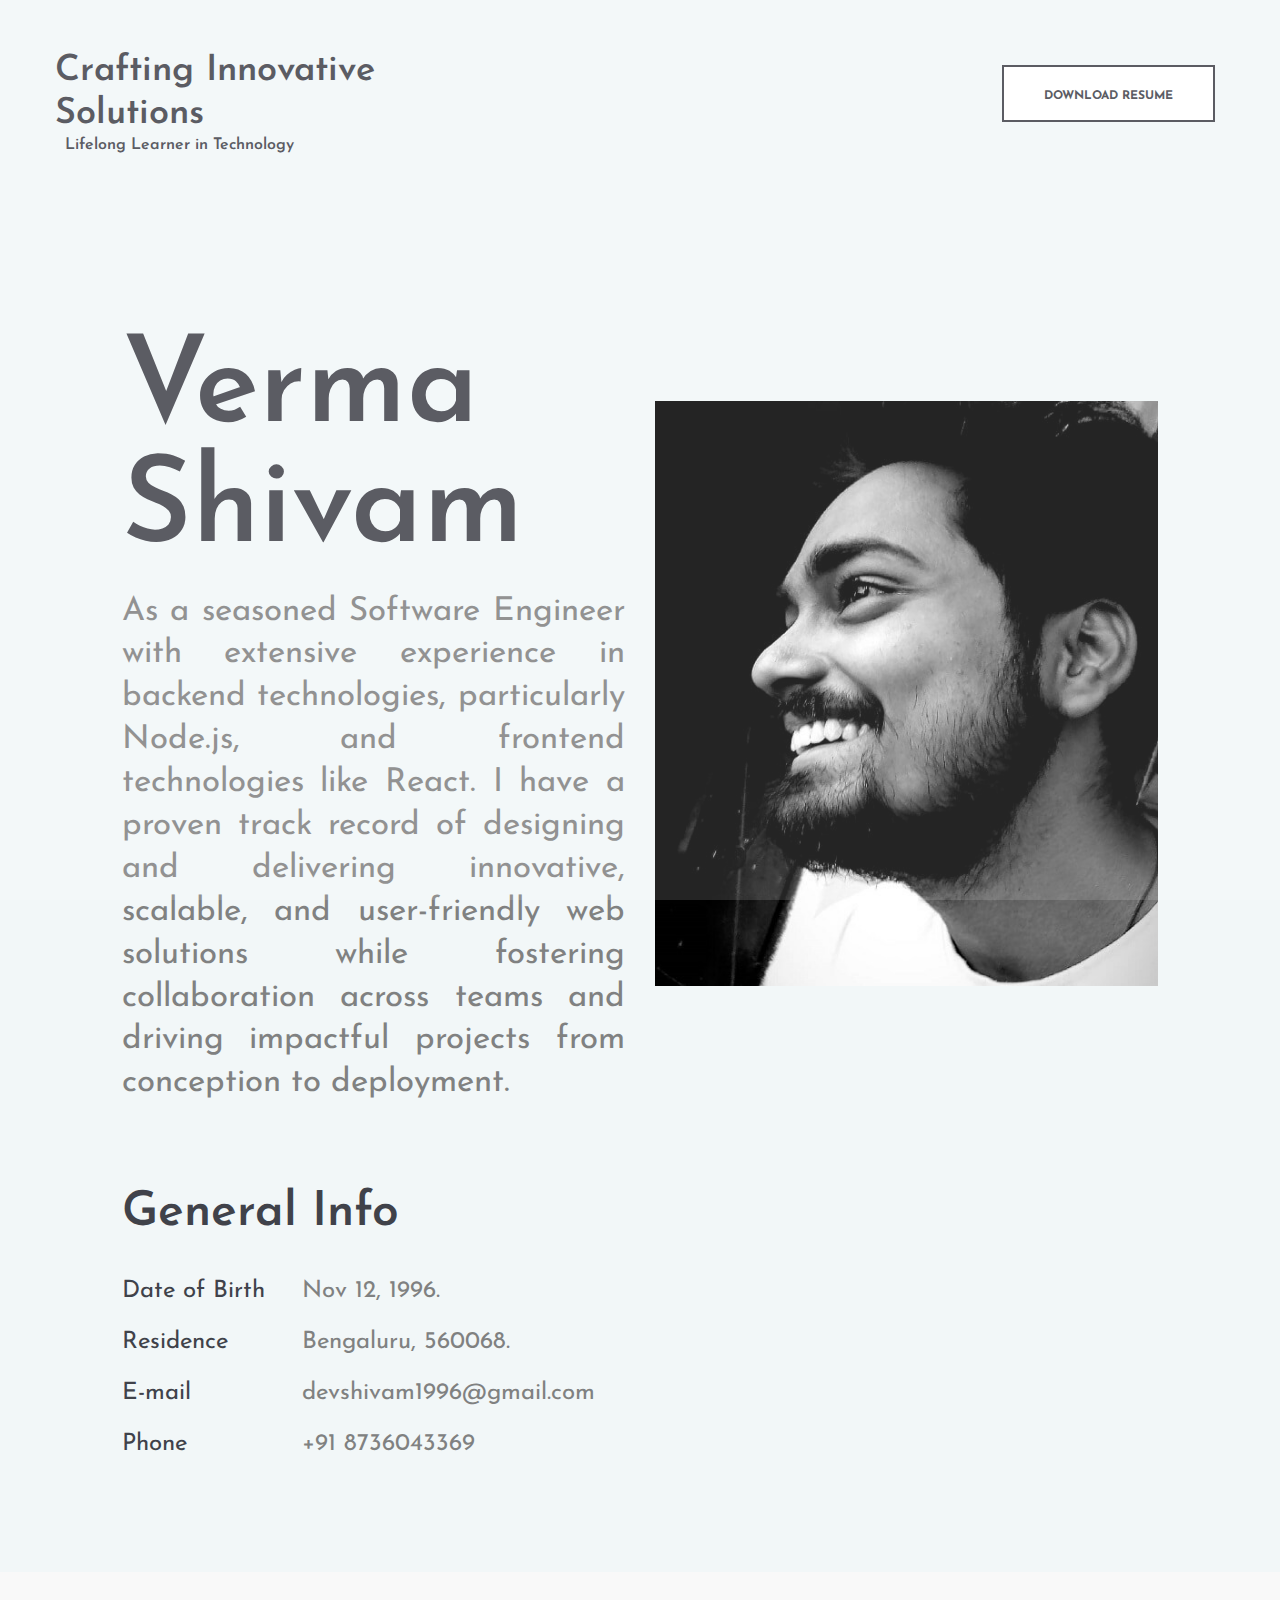
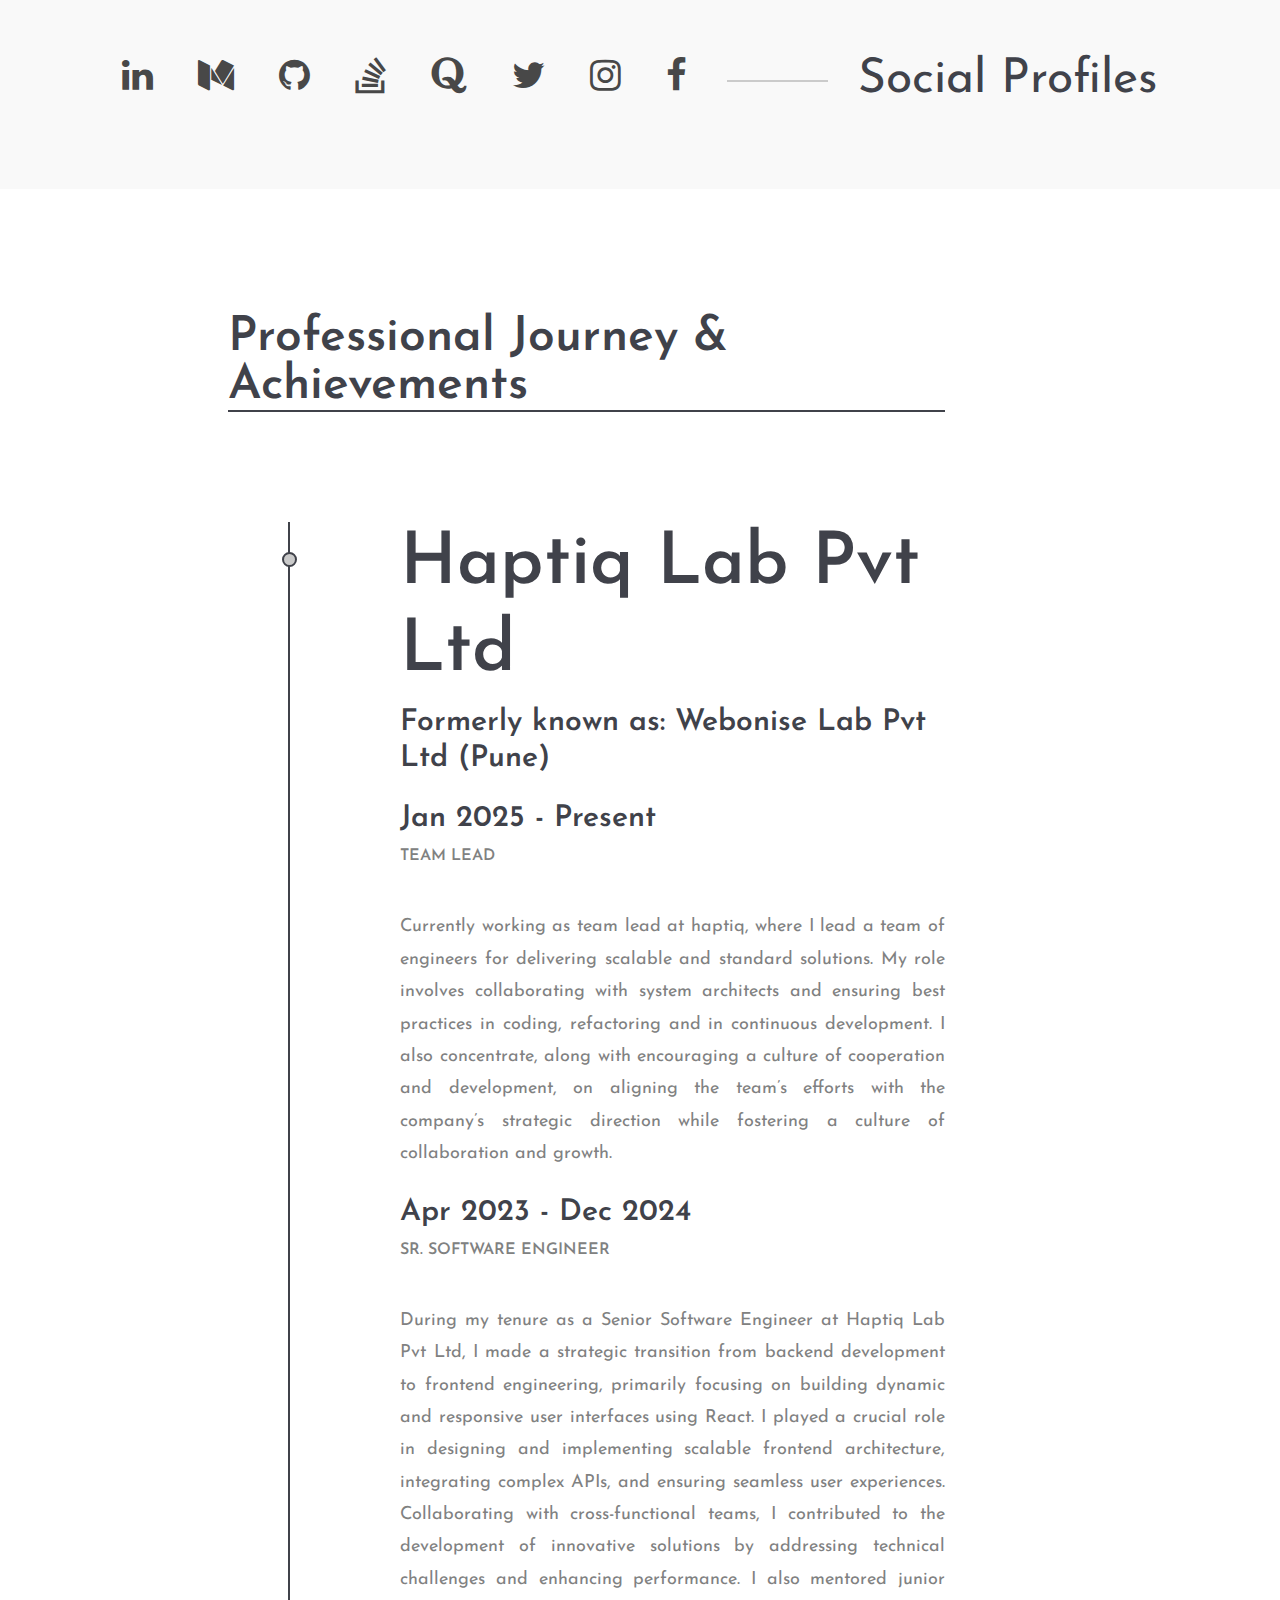
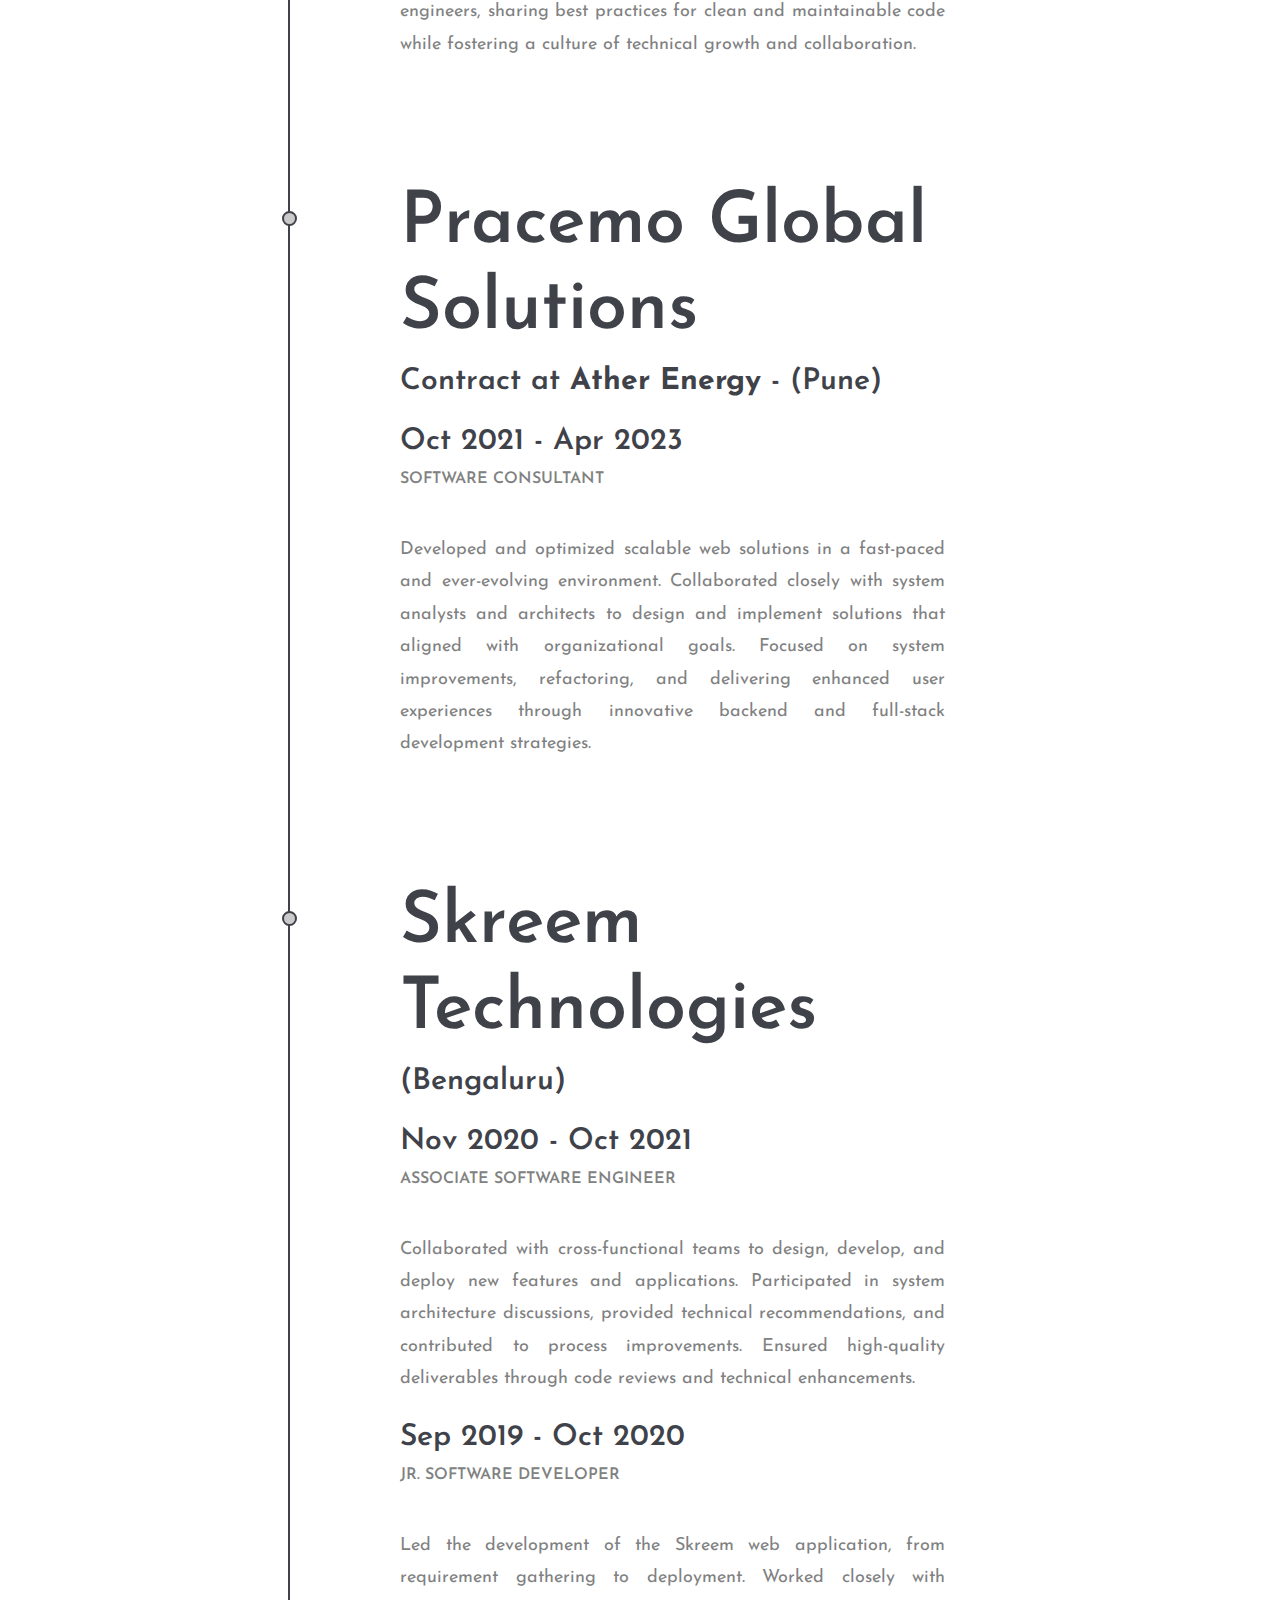
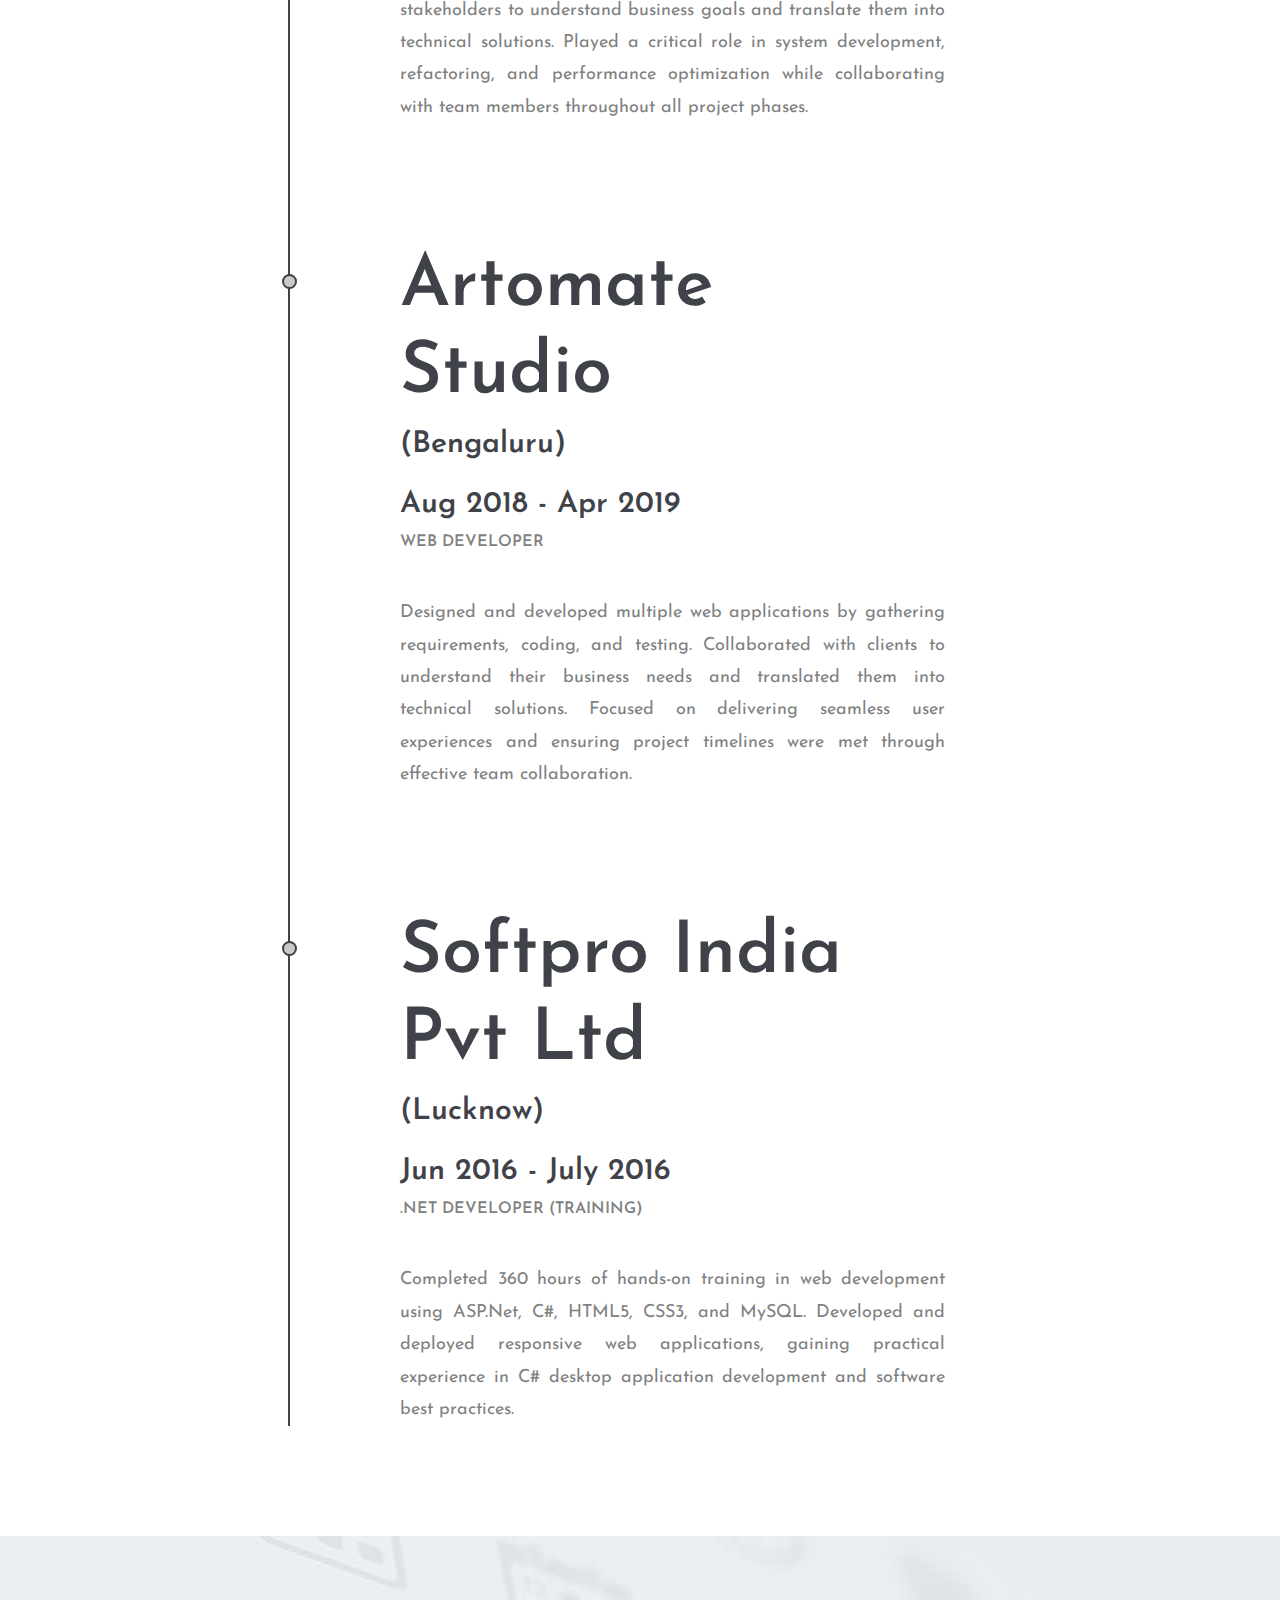
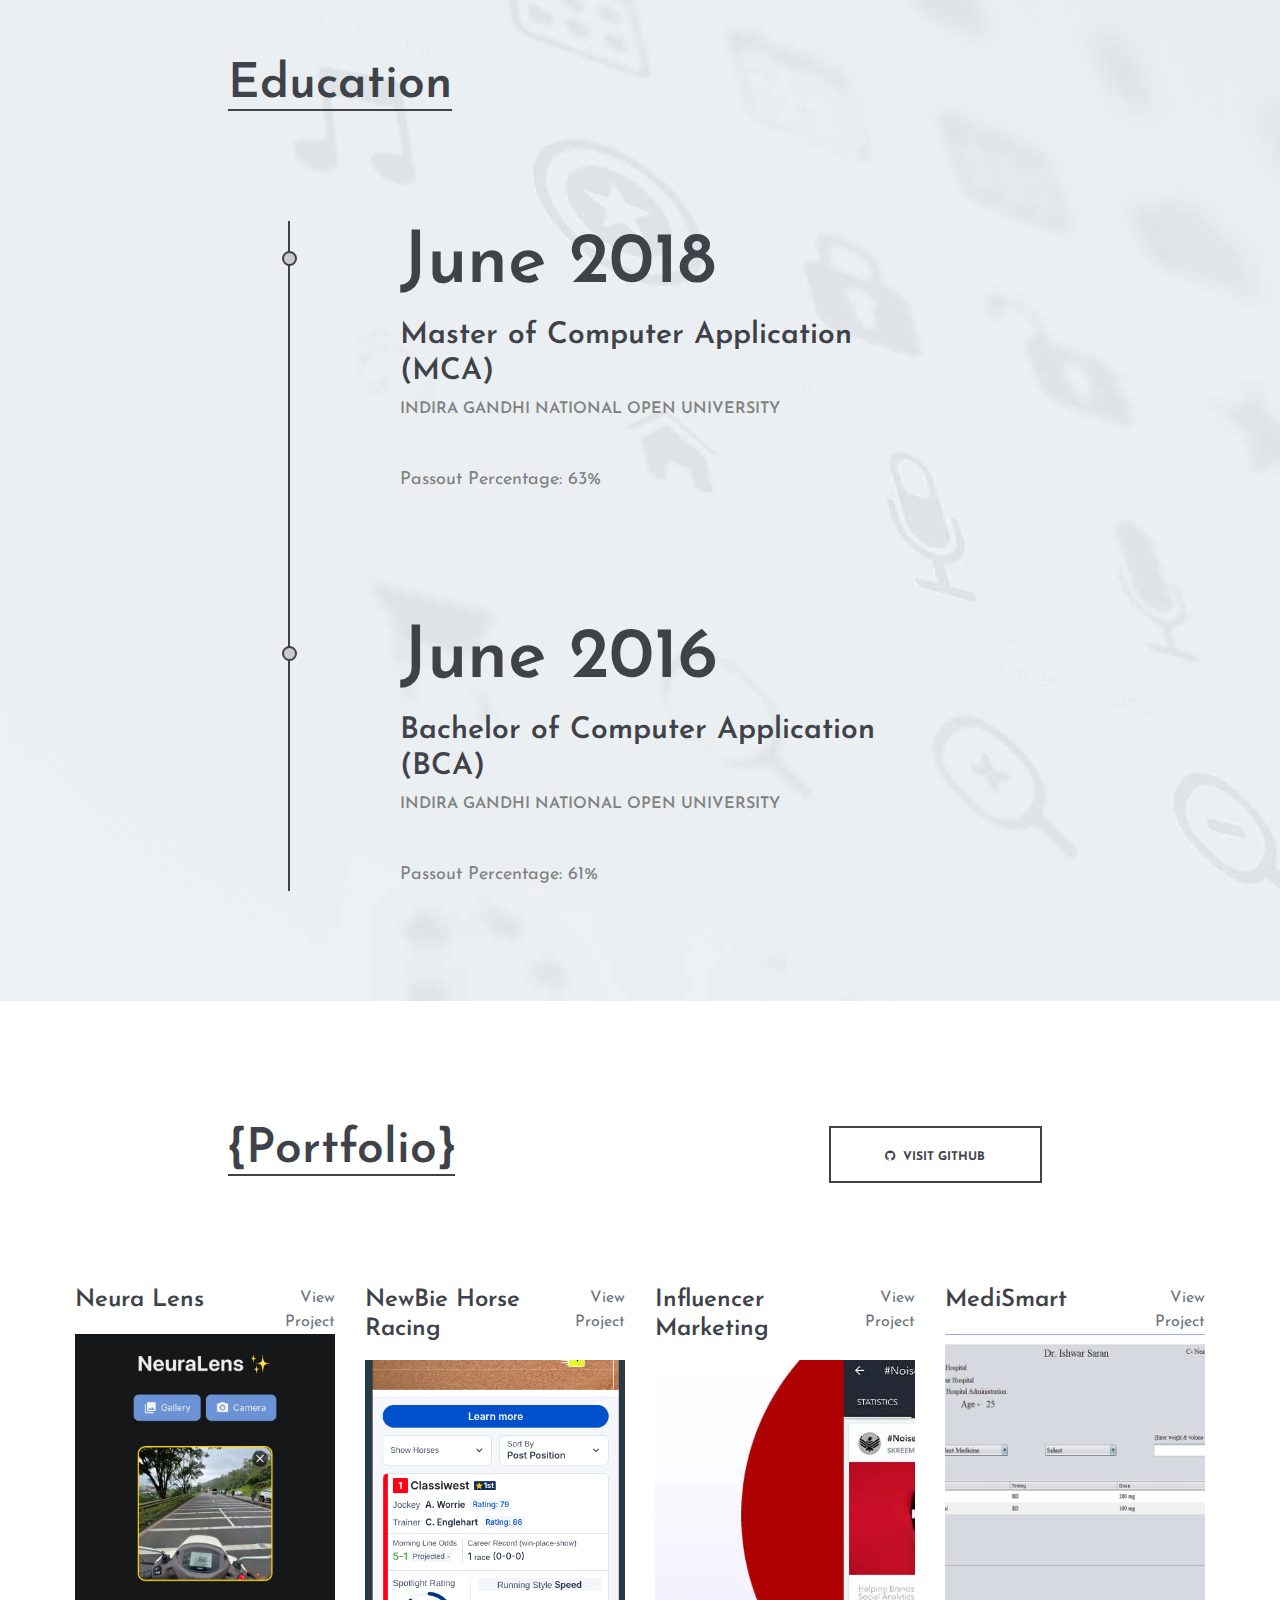
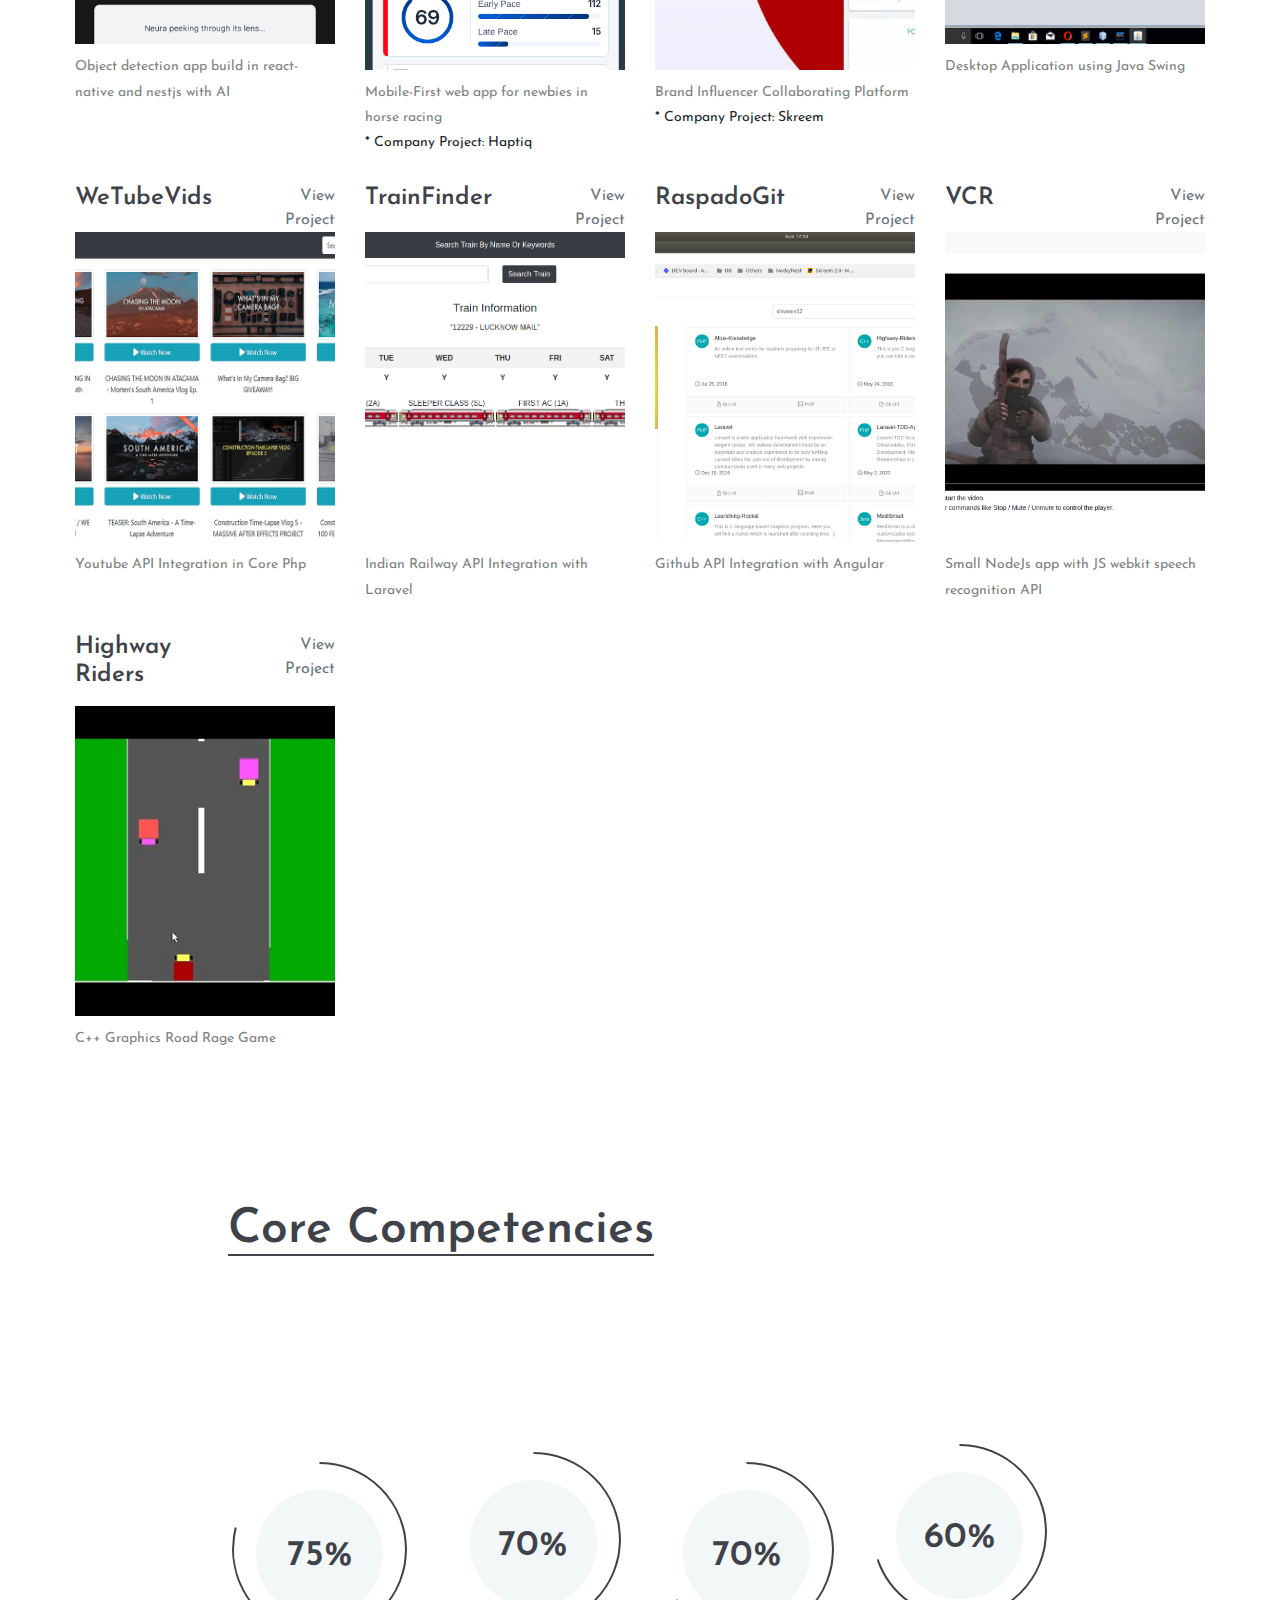
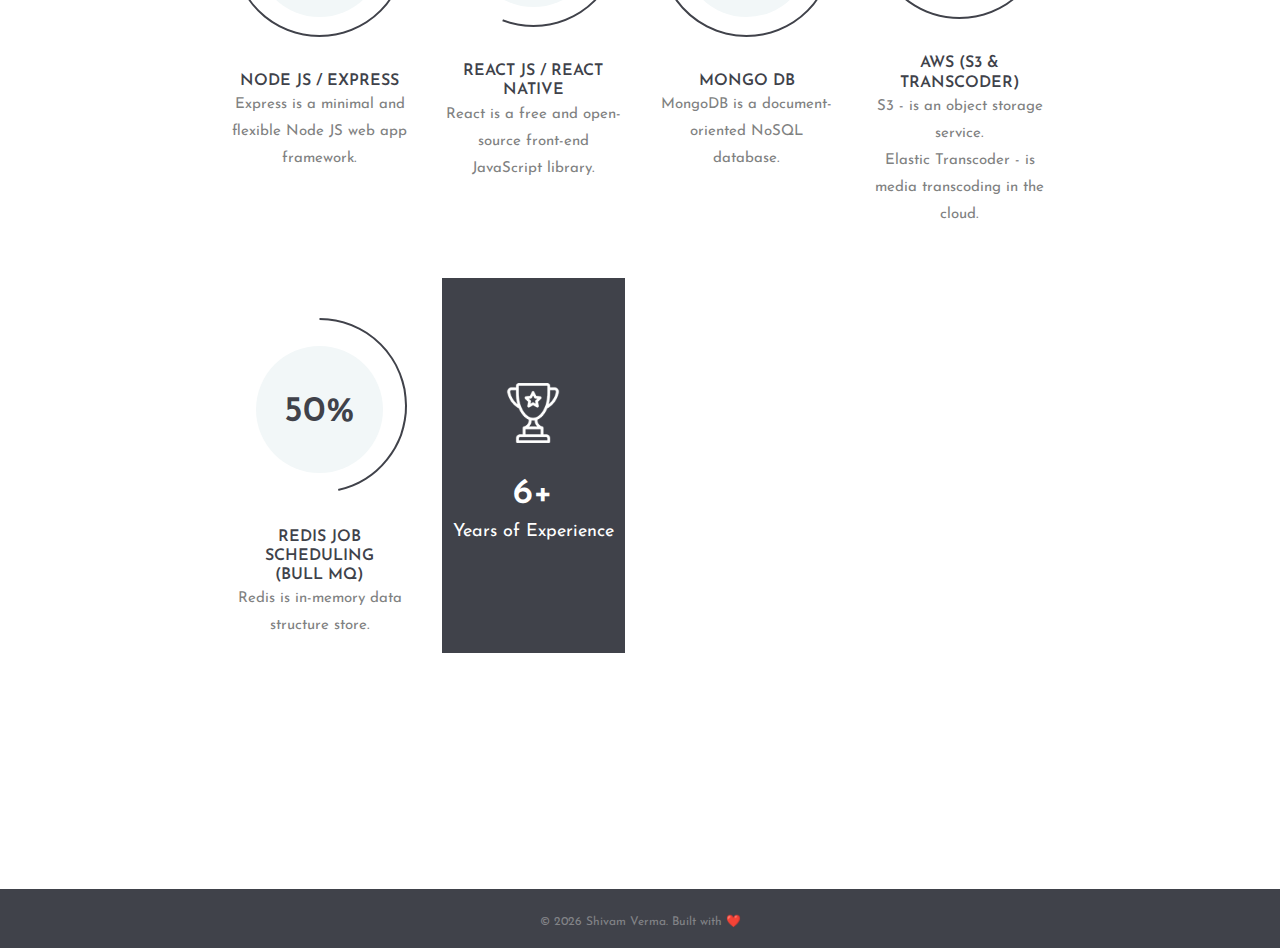
<file: archived/v2/index.html>
<!DOCTYPE html>
<html lang="en">

<head>
  <title>Shivam Verma - Portfolio</title>
  <meta charset="UTF-8" />
  <meta name="description" content="Shivam V - Portfolio" />
  <meta name="keywords" content="resume, onepage, creative, html" />
  <meta name="viewport" content="width=device-width, initial-scale=1.0" />
  <!-- Favicon -->
  <link href="https://pics.freeicons.io/uploads/icons/png/21201021021574330934-512.png" rel="shortcut icon" />

  <!-- Google Fonts -->
  <link href="https://fonts.googleapis.com/css?family=Josefin+Sans:400,400i,600,600i,700" rel="stylesheet" />

  <!-- Stylesheets -->
  <link rel="stylesheet" href="css/bootstrap.min.css" />
  <link rel="stylesheet" href="css/font-awesome.min.css" />
  <link rel="stylesheet" href="css/flaticon.css" />
  <link rel="stylesheet" href="css/owl.carousel.css" />
  <link rel="stylesheet" href="css/magnific-popup.css" />
  <link rel="stylesheet" href="css/style.css" />

  <!--[if lt IE 9]>
      <script src="https://oss.maxcdn.com/html5shiv/3.7.2/html5shiv.min.js"></script>
      <script src="https://oss.maxcdn.com/respond/1.4.2/respond.min.js"></script>
    <![endif]-->
</head>

<body>
  <!-- Page Preloder -->
  <div id="preloder">
    <div class="loader"></div>
  </div>

  <!-- Header section start -->
  <header class="header-section">
    <div class="container-fluid">
      <div class="row">
        <div class="col-md-4">
          <div class="site-logo">
            <h2>
              <a href="https://www.linkedin.com/in/shivamv1996/" target="_blank">Crafting Innovative Solutions</a>
            </h2>
            <h6>&nbsp;&nbsp;Lifelong Learner in Technology</h6>
          </div>
        </div>
        <div class="col-md-8 text-md-right header-buttons">
          <a href="./Shivam_Resume.pdf" target="_blank" class="site-btn">Download Resume</a>
          <!-- <a href="#" class="site-btn">Discover me</a> -->
        </div>
      </div>
    </div>
  </header>
  <!-- Header section end -->

  <!-- Hero section start -->
  <section class="hero-section spad">
    <div class="container-fluid">
      <div class="row">
        <div class="col-xl-10 offset-xl-1">
          <div class="row">
            <div class="col-lg-6">
              <div class="hero-text">
                <h2 title="Shivam Verma">Verma Shivam</h2>
                <p style="text-align: justify">
                  As a seasoned Software Engineer with extensive experience in backend technologies, particularly
                  Node.js, and frontend technologies like React. I have a proven track record of designing and
                  delivering innovative, scalable, and user-friendly web solutions while fostering collaboration across
                  teams and driving impactful projects from conception to deployment.
                </p>
              </div>
              <div class="hero-info">
                <h2>General Info</h2>
                <ul>
                  <li><span>Date of Birth</span>Nov 12, 1996.</li>
                  <li><span>Residence</span>Bengaluru, 560068.</li>
                  <li><span>E-mail</span>devshivam1996@gmail.com</li>
                  <li><span>Phone </span>+91 8736043369</li>
                </ul>
              </div>
            </div>
            <div class="col-lg-6">
              <figure class="hero-image">
                <img src="img/hero.jpg" alt="5" />
              </figure>
            </div>
          </div>
        </div>
      </div>
    </div>
  </section>
  <!-- Hero section end -->

  <!-- Social links section start -->
  <div class="social-section">
    <div class="container-fluid">
      <div class="row">
        <div class="col-xl-10 offset-xl-1">
          <div class="social-link-warp">
            <div class="social-links">
              <a href="https://linkedin.com/in/shivamv1996/" title="LinkedIn" target="_blank"><i
                  class="fa fa-linkedin"></i></a>
              <a href="https://medium.com/@shivamv12" title="Medium" target="_blank"><i class="fa fa-medium"></i></a>
              <a href="https://github.com/shivamv12" title="GitHub" target="_blank"><i class="fa fa-github"></i></a>
              <a href="https://stackoverflow.com/users/9246940/shivam-verma" title="Stack Overflow" target="_blank"><i
                  class="fa fa-stack-overflow"></i></a>
              <a href="https://www.quora.com/profile/Shivam-Verma-310" title="Quora" target="_blank"><i
                  class="fa fa-quora"></i></a>
              <a href="https://twitter.com/shivamv_1996" title="Twitter" target="_blank"><i
                  class="fa fa-twitter"></i></a>
              <a href="https://www.instagram.com/verma.shivam._/" title="Instagram" target="_blank"><i
                  class="fa fa-instagram"></i></a>
              <a href="https://www.facebook.com/shivamv96" title="Facebook" target="_blank"><i
                  class="fa fa-facebook"></i></a>
            </div>
            <h2 class="hidden-md hidden-sm">Social Profiles</h2>
          </div>
        </div>
      </div>
    </div>
  </div>
  <!-- Social links section end -->

  <!-- Resume section start -->
  <section class="resume-section spad">
    <div class="container-fluid">
      <div class="row">
        <div class="col-xl-7 offset-xl-2">
          <div class="section-title">
            <h2>Professional Journey & Achievements</h2>
          </div>
          <ul class="resume-list">
            <li>
              <h2>Haptiq Lab Pvt Ltd</h2>
              <h3>Formerly known as: Webonise Lab Pvt Ltd (Pune)</h3><br/>
              <h3>Jan 2025 - Present</h3>
              <h4>Team Lead</h4>
              <p style="text-align: justify">
                Currently working as team lead at haptiq, where I lead a team of engineers for delivering scalable and standard solutions. My role involves collaborating with system architects and ensuring best practices in coding, refactoring and in continuous development. I also concentrate, along with encouraging a culture of cooperation and development, on aligning the team’s efforts with the company’s strategic direction while fostering a culture of collaboration and growth.
              </p><br/>
              <h3>Apr 2023 - Dec 2024</h3>
              <h4>Sr. Software Engineer</h4>
              <p style="text-align: justify">
                During my tenure as a Senior Software Engineer at Haptiq Lab Pvt Ltd, I made a strategic transition from backend development to frontend engineering, primarily focusing on building dynamic and responsive user interfaces using React. I played a crucial role in designing and implementing scalable frontend architecture, integrating complex APIs, and ensuring seamless user experiences. Collaborating with cross-functional teams, I contributed to the development of innovative solutions by addressing technical challenges and enhancing performance. I also mentored junior engineers, sharing best practices for clean and maintainable code while fostering a culture of technical growth and collaboration.
              </p>
            </li>
            <li>
              <h2>Pracemo Global Solutions</h2>
              <h3>Contract at <b>Ather Energy</b> - (Pune)</h3><br/>
              <h3>Oct 2021 - Apr 2023</h3>
              <h4>Software Consultant</h4>
              <p style="text-align: justify">
                Developed and optimized scalable web solutions in a fast-paced and ever-evolving environment. Collaborated closely with system analysts and architects to design and implement solutions that aligned with organizational goals. Focused on system improvements, refactoring, and delivering enhanced user experiences through innovative backend and full-stack development strategies.
              </p>
            </li>
            <li>
              <h2>Skreem Technologies</h2>
              <h3>(Bengaluru)</h3><br />
              <h3>Nov 2020 - Oct 2021</h3>
              <h4>Associate Software Engineer</h4>
              <p style="text-align: justify">
                Collaborated with cross-functional teams to design, develop, and deploy new features and applications. Participated in system architecture discussions, provided technical recommendations, and contributed to process improvements. Ensured high-quality deliverables through code reviews and technical enhancements.
              </p><br />
              <h3>Sep 2019 - Oct 2020</h3>
              <h4>Jr. Software Developer</h4>
              <p style="text-align: justify">
                Led the development of the Skreem web application, from requirement gathering to deployment. Worked closely with stakeholders to understand business goals and translate them into technical solutions. Played a critical role in system development, refactoring, and performance optimization while collaborating with team members throughout all project phases.
              </p>
            </li>
            <li>
              <h2>Artomate Studio</h2>
              <h3>(Bengaluru)</h3><br/>
              <h3>Aug 2018 - Apr 2019</h3>
              <h4>Web Developer</h4>
              <p style="text-align: justify">
                Designed and developed multiple web applications by gathering requirements, coding, and testing. Collaborated with clients to understand their business needs and translated them into technical solutions. Focused on delivering seamless user experiences and ensuring project timelines were met through effective team collaboration.
              </p>
            </li>
            <li>
              <h2>Softpro India Pvt Ltd</h2>
              <h3>(Lucknow)</h3><br/>
              <h3>Jun 2016 - July 2016</h3>
              <h4>.Net Developer (Training)</h4>
              <p style="text-align: justify">
                Completed 360 hours of hands-on training in web development using ASP.Net, C#, HTML5, CSS3, and MySQL. Developed and deployed responsive web applications, gaining practical experience in C# desktop application development and software best practices.
              </p>
            </li>
          </ul>
        </div>
      </div>
    </div>
  </section>
  <!-- Resume section end -->

  <!-- Resume section start -->
  <section class="resume-section with-bg spad">
    <div class="container-fluid">
      <div class="row">
        <div class="col-xl-7 offset-xl-2">
          <div class="section-title">
            <h2>Education</h2>
          </div>
          <ul class="resume-list">
            <li>
              <h2>June 2018</h2>
              <h3>Master of Computer Application (MCA)</h3>
              <h4>Indira Gandhi National Open University</h4>
              <p>Passout Percentage: 63%</p>
            </li>
            <li>
              <h2>June 2016</h2>
              <h3>Bachelor of Computer Application (BCA)</h3>
              <h4>Indira Gandhi National Open University</h4>
              <p>Passout Percentage: 61%</p>
            </li>
          </ul>
        </div>
      </div>
    </div>
  </section>
  <!-- Resume section end -->

  <!-- Review section start -->
  <!-- <section class="review-section spad pb-0">
    <div class="container-fluid">
      <div class="row">
        <div class="col-xl-7 offset-xl-2">
          <div class="section-title">
            <h2>References</h2>
          </div>
          <div class="review-slider owl-carousel">
            <div class="single-review">
              <div class="qut">“</div>
              <p style="text-align: justify">
                Shivam is a pleasure to work with. He is highly responsive,
                flexible, and completes projects ahead of schedule. He takes
                pride in his work and collaborates with his clients to ensure
                quality. I recommend him without hesitation.
              </p>
              <h3>Dr. Ishwar Saran</h3>
              <h4>Neurosurgeon, Lucknow.</h4>
            </div>
            <div class="single-review">
              <div class="qut">“</div>
              <p style="text-align: justify">
                I greatly enjoyed working with Shivam. He gave recommendations
                for what he thought would work best for my website, but in the
                end allowed me to make the final decision. I never felt like I
                had to go along with every suggestion that was made. Shivam
                made sure that my vision was being portrayed and that
                everything was exactly how I wanted it.
              </p>
              <h3>Sitansh Kishore</h3>
              <h4>Founder of Yummymeal, Lucknow.</h4>
            </div>
            <div class="single-review">
              <div class="qut">“</div>
              <p style="text-align: justify">
                Shivam and team greatly exceeded my expectations for
                developing a reasonably priced coaching website. I found
                Shivam to be very professional and easy to work with. His
                communication skills, and patient explanations of website
                design terminology and concepts made the process a very
                positive experience for my website.
              </p>
              <h3>Abhishek Singh</h3>
              <h4>Marketing Head of Altus Knowledge, Lucknow.</h4>
            </div>
          </div>
        </div>
      </div>
    </div>
  </section> -->
  <!-- Review section end -->

  <!-- Portfolio section start -->
  <section class="portfolio-section spad pb-0">
    <div class="container-fluid">
      <div class="row">
        <div class="col-xl-4 col-md-8 offset-xl-2">
          <div class="section-title">
            <h2>{Portfolio}</h2>
          </div>
        </div>
        <div class="col-md-4 text-md-right">
          <a href="https://github.com/shivamv12/" target="_blank" class="site-btn mb-5">
            <i class="fa fa-github" aria-hidden="true"></i>&nbsp;
            Visit Github
          </a>
        </div>
      </div>
      <div class="portfolio-warp">
        <div class="row">
          <div class="col-xl-3 col-lg-6 col-md-6">
            <div class="portfolio-item">
              <div class="row">
                <div class="col-md-8">
                  <h2 class="mb-3">Neura Lens</h2>
                </div>
                <div class="col-md-4" style="text-align: right;">
                  <a href="https://github.com/shivamv12/neura-lens" target="_blank" class="text-muted">View Project</a>
                </div>
              </div>
              <a href="../v1/assets/images/portfolio/15.jpeg" class="set-bg port-pic"
                data-setbg="../v1/assets/images/portfolio/15.jpeg"></a>
              <p>Object detection app build in react-native and nestjs with AI</p>
            </div>
          </div>
          <div class="col-xl-3 col-lg-6 col-md-6">
            <div class="portfolio-item">
              <div class="row">
                <div class="col-md-8">
                  <h2 class="mb-3">NewBie Horse Racing</h2>
                </div>
                <div class="col-md-4" style="text-align: right;">
                  <a href="https://newbie.drf.com/" target="_blank" class="text-muted">View Project</a>
                </div>
              </div>
              <a href="../v1/assets/images/portfolio/12.png" class="set-bg port-pic"
                data-setbg="../v1/assets/images/portfolio/12.png"></a>
                <p>Mobile-First web app for newbies in horse racing</p>
                <span>* Company Project: Haptiq</span>
            </div>
          </div>
          <div class="col-xl-3 col-lg-6 col-md-6">
            <div class="portfolio-item">
              <div class="row">
                <div class="col-md-8">
                  <h2 class="mb-3">Influencer Marketing</h2>
                </div>
                <div class="col-md-4" style="text-align: right;">
                  <a href="https://github.com/shivamv12/MediSmart" target="_blank" class="text-muted">View Project</a>
                </div>
              </div>
              <a href="../v1/assets/images/portfolio/11.png" class="set-bg port-pic"
                data-setbg="../v1/assets/images/portfolio/11.png"></a>
                <p>Brand Influencer Collaborating Platform</p>
                <span>* Company Project: Skreem</span>
            </div>
          </div>
          <div class="col-xl-3 col-lg-6 col-md-6">
            <div class="portfolio-item">
              <div class="row">
                <div class="col-md-8">
                  <h2 class="mb-3">MediSmart</h2>
                </div>
                <div class="col-md-4" style="text-align: right;">
                  <a href="https://github.com/shivamv12/MediSmart" target="_blank" class="text-muted">View Project</a>
                </div>
              </div>
              <a href="../v1/assets/images/portfolio/5.jpg" class="set-bg port-pic"
                data-setbg="../v1/assets/images/portfolio/5.jpg"></a>
              <p>Desktop Application using Java Swing</p>
            </div>
          </div>
          <div class="col-xl-3 col-lg-6 col-md-6">
            <div class="portfolio-item">
              <div class="row">
                <div class="col-md-8">
                  <h2 class="mb-3">WeTubeVids</h2>
                </div>
                <div class="col-md-4" style="text-align: right;">
                  <a href="https://github.com/shivamv12/WeTubeVids" target="_blank" class="text-muted">View Project</a>
                </div>
              </div>
              <a href="../v1/assets/images/portfolio/4.jpg" class="set-bg port-pic"
                data-setbg="../v1/assets/images/portfolio/4.jpg"></a>
              <p>Youtube API Integration in Core Php</p>
            </div>
          </div>
          <div class="col-xl-3 col-lg-6 col-md-6">
            <div class="portfolio-item">
              <div class="row">
                <div class="col-md-8">
                  <h2 class="mb-3">TrainFinder</h2>
                </div>
                <div class="col-md-4" style="text-align: right;">
                  <a href="https://github.com/shivamv12/TrainFinder" target="_blank" class="text-muted">View Project</a>
                </div>
              </div>
              <a href="../v1/assets/images/portfolio/8.jpg" class="set-bg port-pic"
                data-setbg="../v1/assets/images/portfolio/8.jpg"></a>
              <p>Indian Railway API Integration with Laravel</p>
            </div>
          </div>
          <div class="col-xl-3 col-lg-6 col-md-6">
            <div class="portfolio-item">
              <div class="row">
                <div class="col-md-8">
                  <h2 class="mb-3">RaspadoGit</h2>
                </div>
                <div class="col-md-4" style="text-align: right;">
                  <a href="https://github.com/shivamv12/RaspadoGit" target="_blank" class="text-muted">View Project</a>
                </div>
              </div>
              <a href="../v1/assets/images/portfolio/9.png" class="set-bg port-pic"
                data-setbg="../v1/assets/images/portfolio/9.png"></a>
              <p>Github API Integration with Angular</p>
            </div>
          </div>
          <div class="col-xl-3 col-lg-6 col-md-6">
            <div class="portfolio-item">
              <div class="row">
                <div class="col-md-8">
                  <h2 class="mb-3"><text title="Voice Controlled Remote">VCR</text></h2>
                </div>
                <div class="col-md-4" style="text-align: right;">
                  <a href="https://github.com/shivamv12/NodeJS-Speech-Recognition" target="_blank" class="text-muted">View Project</a>
                </div>
              </div>
              <a href="../v1/assets/images/portfolio/13.png" class="set-bg port-pic"
                data-setbg="../v1/assets/images/portfolio/13.png"></a>
              <p>Small NodeJs app with JS webkit speech recognition API</p>
            </div>
          </div>
          <div class="col-xl-3 col-lg-6 col-md-6">
            <div class="portfolio-item">
              <div class="row">
                <div class="col-md-8">
                  <h2 class="mb-3">Highway Riders</h2>
                </div>
                <div class="col-md-4" style="text-align: right;">
                  <a href="https://github.com/shivamv12/Highway-Riders-Car-Race" target="_blank" class="text-muted">View Project</a>
                </div>
              </div>
              <a href="../v1/assets/images/portfolio/14.jpg" class="set-bg port-pic"
                data-setbg="../v1/assets/images/portfolio/14.jpg"></a>
              <p>C++ Graphics Road Rage Game</p>
            </div>
          </div>
        </div>
      </div>
    </div>
  </section>
  <!-- Portfolio section end -->

  <!-- Extra section start -->
  <section class="extra-section spad pb-0">
    <div class="container-fluid">
      <div class="row">
        <div class="col-xl-8 offset-xl-2">
          <div class="section-title">
            <h2>Core Competencies</h2>
          </div>
          <div class="row">
            <div class="col-lg-3 col-md-6 pt-5">
              <div class="fact-box trans">
                <div class="fact-content">
                  <div class="circle-progress">
                    <div id="progress1" class="prog-circle"></div>
                    <div class="progress-info">
                      <h2>75%</h2>
                    </div>
                    <div class="prog-title">
                      <h3>Node JS / Express</h3>
                      <p>
                        Express is a minimal and flexible Node JS web app
                        framework.
                      </p>
                    </div>
                  </div>
                </div>
              </div>
            </div>
            <div class="col-lg-3 col-md-6 pt-5">
              <div class="fact-box trans">
                <div class="fact-content">
                  <div class="circle-progress">
                    <div id="progress2" class="prog-circle"></div>
                    <div class="progress-info">
                      <h2>70%</h2>
                    </div>
                    <div class="prog-title">
                      <h3>React JS / React Native</h3>
                      <p>
                        React is a free and open-source front-end JavaScript library.
                      </p>
                    </div>
                  </div>
                </div>
              </div>
            </div>
            <div class="col-lg-3 col-md-6 pt-5">
              <div class="fact-box trans">
                <div class="fact-content">
                  <div class="circle-progress">
                    <div id="progress4" class="prog-circle"></div>
                    <div class="progress-info">
                      <h2>70%</h2>
                    </div>
                    <div class="prog-title">
                      <h3>Mongo DB</h3>
                      <p>MongoDB is a document-oriented NoSQL database.</p>
                    </div>
                  </div>
                </div>
              </div>
            </div>
            <div class="col-lg-3 col-md-6 pt-5">
              <div class="fact-box trans">
                <div class="fact-content">
                  <div class="circle-progress">
                    <div id="progress7" class="prog-circle"></div>
                    <div class="progress-info">
                      <h2>60%</h2>
                    </div>
                    <div class="prog-title">
                      <h3>AWS (S3 & Transcoder)</h3>
                      <p>S3 - is an object storage service. <br />Elastic Transcoder - is media transcoding in the
                        cloud.</p>
                    </div>
                  </div>
                </div>
              </div>
            </div>
            <!-- <div class="col-lg-3 col-md-6 pt-5">
              <div class="fact-box trans">
                <div class="fact-content">
                  <div class="circle-progress">
                    <div id="progress3" class="prog-circle"></div>
                    <div class="progress-info">
                      <h2>35%</h2>
                    </div>
                    <div class="prog-title">
                      <h3>Sails JS</h3>
                      <p>
                        Sails is a MVC web application framework developed atop the Node.js environment.
                      </p>
                    </div>
                  </div>
                </div>
              </div>
            </div> -->
            <div class="col-lg-3 col-md-6 pt-5">
              <div class="fact-box trans">
                <div class="fact-content">
                  <div class="circle-progress">
                    <div id="progress5" class="prog-circle"></div>
                    <div class="progress-info">
                      <h2>50%</h2>
                    </div>
                    <div class="prog-title">
                      <h3>Redis Job Scheduling</h3>
                      <h3>(Bull MQ)</h3>
                      <p>Redis is in-memory data structure store.</p>
                    </div>
                  </div>
                </div>
              </div>
            </div>
            <!-- <div class="col-lg-3 col-md-6 pt-5">
              <div class="fact-box trans">
                <div class="fact-content">
                  <div class="circle-progress">
                    <div id="progress6" class="prog-circle"></div>
                    <div class="progress-info">
                      <h2>30%</h2>
                    </div>
                    <div class="prog-title">
                      <h3>Meili Search</h3>
                      <p>Meilisearch is a flexible and powerful user-focused search engine.</p>
                    </div>
                  </div>
                </div>
              </div>
            </div> -->
            
            <div class="col-lg-3 col-md-6" style="margin-top: 50px;">
              <div class="fact-box">
                <div class="fact-content">
                  <img src="img/icon/1-w.png" alt="" />
                  <h2>6+</h2>
                  <p>Years of Experience</p>
                </div>
              </div>
            </div>
          </div>
        </div>
      </div>
    </div>
  </section>
  <!-- Extra section end -->

  <!-- Contact section start -->
  <section class="contact-section spad">
    <div class="container-fluid">
      <div class="row">
        <div class="col-xl-8 offset-xl-2">
          <!-- <div class="section-title">
              <h2>Contact Me</h2>
            </div> -->
          <!-- <form class="contact-form">
              <div class="row">
                <div class="col-md-6">
                  <input type="text" placeholder="Name" />
                </div>
                <div class="col-md-6">
                  <input type="text" placeholder="E-mail" />
                </div>
                <div class="col-md-12">
                  <input type="text" placeholder="Subject" />
                  <textarea placeholder="Message"></textarea>
                </div>
              </div>
              <div class="text-md-right">
                <button class="site-btn">Send message</button>
              </div>
            </form> -->
        </div>
      </div>
    </div>
  </section>
  <!-- Contact section end -->

  <!-- Footer section start -->
  <footer class="footer-section">
    <div class="container text-center">
      <div class="copyright">
        <!-- Link back to Colorlib can't be removed. portfolio is licensed under CC BY 3.0. -->
        &copy;
        <script>
          document.write(new Date().getFullYear());
        </script>
        Shivam Verma. Built with ❤️
        <!-- Link back to Colorlib can't be removed. portfolio is licensed under CC BY 3.0. -->
      </div>
    </div>
  </footer>
  <!-- Footer section end -->

  <!--====== Javascripts & Jquery ======-->
  <script src="js/jquery-2.1.4.min.js"></script>
  <script src="js/bootstrap.min.js"></script>
  <script src="js/owl.carousel.min.js"></script>
  <script src="js/magnific-popup.min.js"></script>
  <script src="js/circle-progress.min.js"></script>
  <script src="js/main.js"></script>
</body>

</html>
</file>
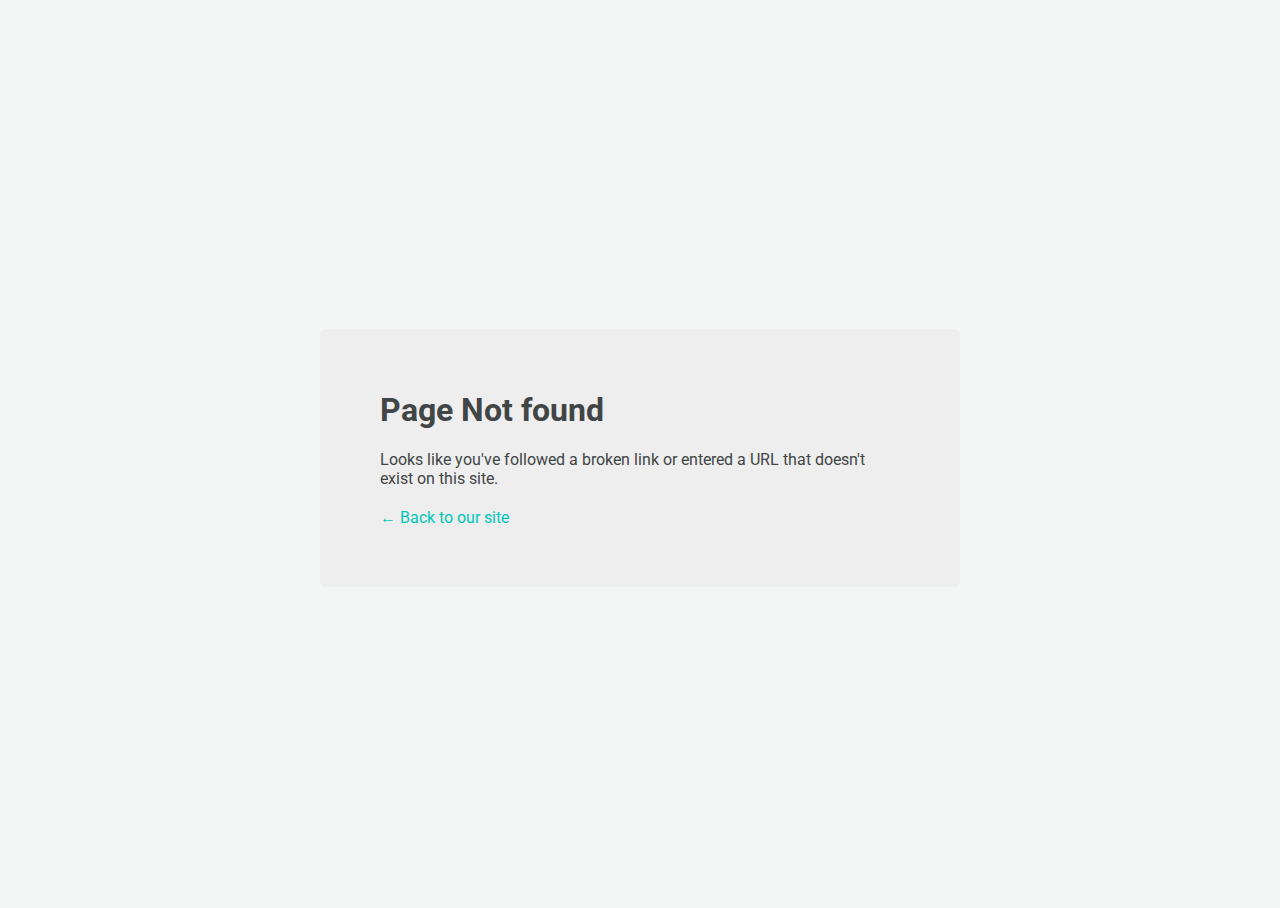
<file: assets/css/AjaxLoader.html>
<!DOCTYPE html>
<html>

<!-- Mirrored from www.teamscorpion.in/shivamverma/assets/css/AjaxLoader.html by HTTrack Website Copier/3.x [XR&CO'2014], Fri, 01 Mar 2019 20:35:44 GMT -->
<head>
<meta charset="utf-8">
<title>Page Not found</title>
<link href='https://fonts.googleapis.com/css?family=Roboto:400,700&amp;subset=latin,latin-ext' rel='stylesheet' type='text/css'>
<style>
      * {
        -webkit-box-sizing: border-box;
           -moz-box-sizing: border-box;
            -ms-box-sizing: border-box;
                box-sizing: border-box;
      }
      body, html {
        height: 100%;
      }

      body {
        background: #f4f6f6;
        font-family: 'Roboto', sans-serif;
        color: #414546;
        display: flex;
        align-items: center;
        justify-content: center;
      }

      p {
        margin: 20px 0;
      }

      .panel {
        background: #eee;
        padding: 40px 60px;
        border-radius: 6px;
        width: 40em;
        margin: 50px auto;
        max-width: 100%;
      }

      a, a:link, a:active, a:visited {
        color: #00c7b7;
        text-decoration: none;
      }
      a:hover {
        text-decoration: underline;
      }
    </style>
</head>
<body>
<div class="main">
<div class="panel">
<div class="header">
<h1>Page Not found</h1>
</div>
<div class="body">
<p>Looks like you've followed a broken link or entered a URL that doesn't exist on this site.</p>
<p>
<a id="back-link" href="https://www.teamscorpion.in/">← Back to our site</a>
</p>
</div>
</div>
</div>
<script>
      (function() {
        if (document.referrer && document.location.host && document.referrer.match(new RegExp("^https?://" + document.location.host))) {
          document.getElementById("back-link").setAttribute("href", document.referrer);
        }
      })();
    </script>
</body>

<!-- Mirrored from www.teamscorpion.in/shivamverma/assets/css/AjaxLoader.html by HTTrack Website Copier/3.x [XR&CO'2014], Fri, 01 Mar 2019 20:35:44 GMT -->
</html>
</file>
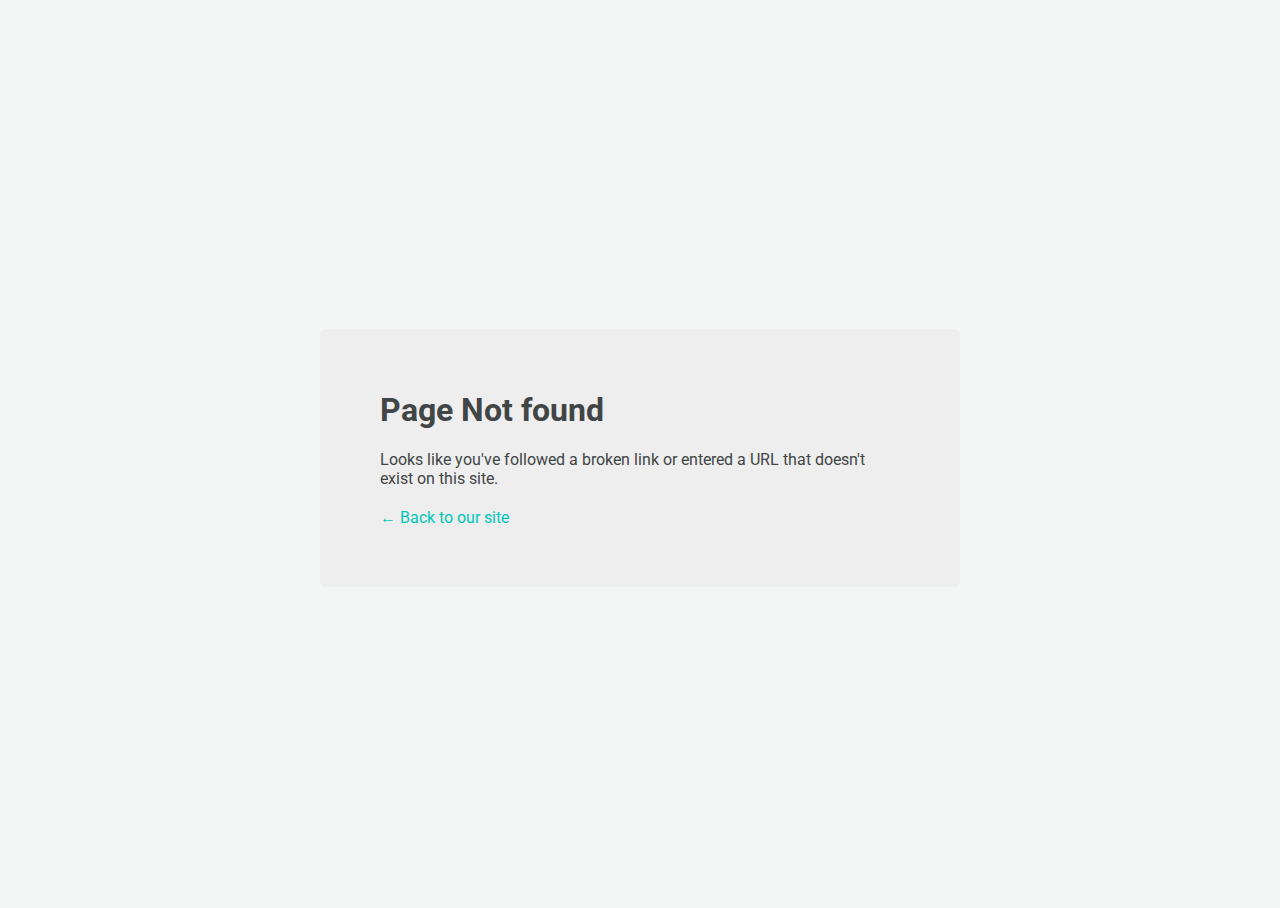
<file: assets/css/grabbing.html>
<!DOCTYPE html>
<html>

<!-- Mirrored from www.teamscorpion.in/shivamverma/assets/css/grabbing.html by HTTrack Website Copier/3.x [XR&CO'2014], Fri, 01 Mar 2019 20:35:44 GMT -->
<head>
<meta charset="utf-8">
<title>Page Not found</title>
<link href='https://fonts.googleapis.com/css?family=Roboto:400,700&amp;subset=latin,latin-ext' rel='stylesheet' type='text/css'>
<style>
      * {
        -webkit-box-sizing: border-box;
           -moz-box-sizing: border-box;
            -ms-box-sizing: border-box;
                box-sizing: border-box;
      }
      body, html {
        height: 100%;
      }

      body {
        background: #f4f6f6;
        font-family: 'Roboto', sans-serif;
        color: #414546;
        display: flex;
        align-items: center;
        justify-content: center;
      }

      p {
        margin: 20px 0;
      }

      .panel {
        background: #eee;
        padding: 40px 60px;
        border-radius: 6px;
        width: 40em;
        margin: 50px auto;
        max-width: 100%;
      }

      a, a:link, a:active, a:visited {
        color: #00c7b7;
        text-decoration: none;
      }
      a:hover {
        text-decoration: underline;
      }
    </style>
</head>
<body>
<div class="main">
<div class="panel">
<div class="header">
<h1>Page Not found</h1>
</div>
<div class="body">
<p>Looks like you've followed a broken link or entered a URL that doesn't exist on this site.</p>
<p>
<a id="back-link" href="https://www.teamscorpion.in/">← Back to our site</a>
</p>
</div>
</div>
</div>
<script>
      (function() {
        if (document.referrer && document.location.host && document.referrer.match(new RegExp("^https?://" + document.location.host))) {
          document.getElementById("back-link").setAttribute("href", document.referrer);
        }
      })();
    </script>
</body>

<!-- Mirrored from www.teamscorpion.in/shivamverma/assets/css/grabbing.html by HTTrack Website Copier/3.x [XR&CO'2014], Fri, 01 Mar 2019 20:35:44 GMT -->
</html>
</file>
<file: css/flaticon.css>
/*
  	Flaticon icon font: Flaticon
  	Creation date: 11/12/2017 08:10
  	*/

@font-face {
  font-family: "Flaticon";
  src: url("../icon-fonts/Flaticon.eot");
  src: url("../icon-fonts/Flaticon.eot?#iefix") format("embedded-opentype"),
       url("../icon-fonts/Flaticon.woff") format("woff"),
       url(".../icon-fonts/Flaticon.ttf") format("truetype"),
       url("../icon-fonts/Flaticon.svg#Flaticon") format("svg");
  font-weight: normal;
  font-style: normal;
}

@media screen and (-webkit-min-device-pixel-ratio:0) {
  @font-face {
    font-family: "Flaticon";
    src: url("../icon-fonts/Flaticon.svg#Flaticon") format("svg");
  }
}

[class^="flaticon-"]:before, [class*=" flaticon-"]:before,
[class^="flaticon-"]:after, [class*=" flaticon-"]:after {   
  font-family: Flaticon;
  font-style: normal;
}

.flaticon-001-yoga:before { content: "\f100"; }
.flaticon-002-writing:before { content: "\f101"; }
.flaticon-003-weightlifting:before { content: "\f102"; }
.flaticon-004-cinema:before { content: "\f103"; }
.flaticon-005-game-console:before { content: "\f104"; }
.flaticon-006-swimming:before { content: "\f105"; }
.flaticon-007-sports:before { content: "\f106"; }
.flaticon-008-karaoke:before { content: "\f107"; }
.flaticon-009-sewing-2:before { content: "\f108"; }
.flaticon-010-snorkel:before { content: "\f109"; }
.flaticon-011-reading:before { content: "\f10a"; }
.flaticon-012-quilt:before { content: "\f10b"; }
.flaticon-013-chess-1:before { content: "\f10c"; }
.flaticon-014-poker:before { content: "\f10d"; }
.flaticon-015-photo-camera:before { content: "\f10e"; }
.flaticon-016-canvas:before { content: "\f10f"; }
.flaticon-017-model:before { content: "\f110"; }
.flaticon-018-music-player:before { content: "\f111"; }
.flaticon-019-knitting:before { content: "\f112"; }
.flaticon-020-kite:before { content: "\f113"; }
.flaticon-021-necklace:before { content: "\f114"; }
.flaticon-022-hiking:before { content: "\f115"; }
.flaticon-023-toast:before { content: "\f116"; }
.flaticon-024-gardening:before { content: "\f117"; }
.flaticon-025-fishing:before { content: "\f118"; }
.flaticon-026-sewing-1:before { content: "\f119"; }
.flaticon-027-drum-set:before { content: "\f11a"; }
.flaticon-028-sewing:before { content: "\f11b"; }
.flaticon-029-dancing:before { content: "\f11c"; }
.flaticon-030-crossword:before { content: "\f11d"; }
.flaticon-031-crochet:before { content: "\f11e"; }
.flaticon-032-cooking:before { content: "\f11f"; }
.flaticon-033-coin:before { content: "\f120"; }
.flaticon-034-pottery:before { content: "\f121"; }
.flaticon-035-tent:before { content: "\f122"; }
.flaticon-036-chess:before { content: "\f123"; }
</file>
<file: css/style.css>
/* =================================
------------------------------------
  Civic - CV Resume
  Version: 1.0
 ------------------------------------ 
 ====================================*/

/*----------------------------------------*/
/* Template default CSS
/*----------------------------------------*/
html,
body {
  height: 100%;
  font-family: 'Josefin Sans', sans-serif;
}

h1,
h2,
h3,
h4,
h5,
h6 {
  color: #40424a;
  margin: 0;
  font-weight: 600;
  font-family: 'Josefin Sans', sans-serif;
}

h2 {
  font-size: 48px;
}

h3 {
  font-size: 30px;
}

p {
  font-size: 18px;
  color: #808181;
  line-height: 1.8;
}

img {
  max-width: 100%;
}

input:focus,
select:focus,
button:focus,
textarea:focus {
  outline: none;
}

a:hover,
a:focus {
  text-decoration: none;
  outline: none;
}

ul,
ol {
  padding: 0;
  margin: 0;
}

/*---------------------
	Helper CSS
-----------------------*/
.spad {
  padding-top: 125px;
  padding-bottom: 110px;
}

.section-title h2 {
  display: inline-block;
  position: relative;
  margin-bottom: 110px;
  padding-bottom: 2px;
  line-height: normal;
}

.section-title h2:after {
  position: absolute;
  content: '';
  width: 100%;
  height: 2px;
  left: 0;
  bottom: 0;
  background: #40424a;
}

.set-bg {
  background-repeat: no-repeat;
  background-size: cover;
}

/*------------------------
  Common Elements
--------------------------*/

/* Preloder */
#preloder {
  position: fixed;
  width: 100%;
  height: 100%;
  top: 0;
  left: 0;
  z-index: 999999;
  background: #fff;
}

.loader {
  width: 30px;
  height: 30px;
  border: 3px solid #000;
  position: absolute;
  top: 50%;
  left: 50%;
  margin-top: -13px;
  margin-left: -13px;
  border-radius: 60px;
  border-left-color: transparent;
  animation: loader 0.8s linear infinite;
  -webkit-animation: loader 0.8s linear infinite;
}

@keyframes loader {
  0% {
    -webkit-transform: rotate(0deg);
    transform: rotate(0deg);
  }
  50% {
    -webkit-transform: rotate(180deg);
    transform: rotate(180deg);
  }
  100% {
    -webkit-transform: rotate(360deg);
    transform: rotate(360deg);
  }
}

@-webkit-keyframes loader {
  0% {
    -webkit-transform: rotate(0deg);
  }
  50% {
    -webkit-transform: rotate(180deg);
  }
  100% {
    -webkit-transform: rotate(360deg);
  }
}

/* Site Buttons */
.site-btn {
  display: inline-block;
  text-transform: uppercase;
  font-size: 12px;
  min-width: 213px;
  min-height: 20px;
  text-align: center;
  padding: 20px 10px 15px;
  position: relative;
  background-color: #fff;
  margin-right: 10px;
  border: 2px solid #40424a;
  color: #40424a;
  font-weight: 700;
}

.site-btn:hover {
  color: #40424a;
}

.circle-progress {
  text-align: center;
  padding-top: 30px;
  display: inline-block;
}

.circle-progress .prog-circle {
  margin-bottom: -155px;
}

.circle-progress canvas {
  -webkit-transform: rotate(90deg);
  -ms-transform: rotate(90deg);
  transform: rotate(90deg);
}

.circle-progress .progress-info {
  background: #f2f7f8;
  width: 127px;
  height: 127px;
  border-radius: 150px;
  margin: 0 auto;
  padding-top: 45px;
}

.circle-progress .progress-info h2 {
  font-size: 36px;
  color: #40424a !important;
}

.circle-progress .prog-title {
  text-align: center;
  margin-top: 55px;
}

.circle-progress .prog-title h3 {
  font-size: 16px;
  text-transform: uppercase;
}

.circle-progress .prog-title p {
  font-size: 15px;
  color: #808181 !important;
}

/* Image Popup */
.img-popup-warp .mfp-content,
.img-popup-warp.mfp-ready.mfp-removing .mfp-content {
  opacity: 0;
  -webkit-transform: scale(0.8);
  -ms-transform: scale(0.8);
  transform: scale(0.8);
  -webkit-transition: all 0.4s;
  -o-transition: all 0.4s;
  transition: all 0.4s;
}

.img-popup-warp.mfp-ready .mfp-content {
  opacity: 1;
  -webkit-transform: scale(1);
  -ms-transform: scale(1);
  transform: scale(1);
}

/* Fact box */
.fact-box {
  height: 375px;
  display: table;
  width: 100%;
  background: #40424a;
}

.fact-box.trans {
  background-color: transparent;
}

.fact-box .fact-content {
  display: table-cell;
  vertical-align: middle;
  text-align: center;
}

.fact-box .fact-content img {
  width: 60px;
  margin-bottom: 30px;
}

.fact-box .fact-content h2 {
  font-size: 36px;
  color: #fff;
}

.fact-box .fact-content p {
  color: #fff;
  margin-bottom: 0;
}

/* Porgess bar */
.single-progress-item {
  margin-bottom: 35px;
  position: relative;
}

.single-progress-item p {
  color: #40424a;
  margin-bottom: 0;
  font-weight: 600;
}

.progress-bar-style {
  display: block;
  height: 2px;
  position: relative;
  width: 100%;
  margin-bottom: 10px;
}

.bar-inner {
  position: absolute;
  height: 100%;
  left: 0;
  top: 0;
  background: #40424a;
}

.bar-inner span {
  position: absolute;
  right: 0;
  bottom: -30px;
  color: #40424a;
  font-weight: 600;
}

/* Progress dots */
.language-progress {
  max-width: 280px;
  list-style: none;
}

.language-progress li {
  font-size: 24px;
  position: relative;
  padding-right: 150px;
  margin-bottom: 30px;
}

.language-progress .lan-prog {
  position: absolute;
  right: 0;
  top: 0;
}

.language-progress .lan-prog span {
  width: 12px;
  height: 12px;
  display: inline-block;
  margin-right: 18px;
  border-radius: 12px;
  background: #40424a;
}

.language-progress .lan-prog span.fade-ele {
  background: #cacaca;
}

/* Icon Box */
.icon-box {
  text-align: center;
  display: inline-block;
  margin-right: 60px;
}

.icon-box:last-child {
  margin-right: 0;
}

.icon-box i {
  font-size: 60px;
}

.icon-box p {
  color: #40424a;
}

.social-links a {
  -webkit-transition: all 0.3s;
  -o-transition: all 0.3s;
  transition: all 0.3s;
}

/*---------------------
	Header section
-----------------------*/
.header-section {
  padding: 50px 40px;
  background: #f2f7f8;
}

.site-logo h2 {
  font-size: 36px;
}

.site-logo h2 a {
  color: #40424a;
}

.site-logo p {
  font-size: 14px;
  line-height: normal;
}

.header-buttons a {
  margin-top: 15px;
}

/*---------------------
	Hero section
-----------------------*/
.hero-section {
  background: #f2f7f8;
}

.hero-text {
  margin-bottom: 80px;
}

.hero-text h2 {
  font-size: 170px;
  line-height: normal;
  margin-bottom: 20px;
}

.hero-text p {
  font-size: 33px;
  line-height: 1.3;
}

.hero-image {
  padding-top: 70px;
}

.hero-info h2 {
  margin-bottom: 30px;
}

.hero-info ul {
  list-style: none;
}

.hero-info ul li {
  font-size: 24px;
  color: #808181;
  margin-bottom: 15px;
}

.hero-info ul li span {
  color: #40424a;
  display: inline-block;
  min-width: 220px;
}

.hero-info ul li:last-child {
  margin-bottom: 0;
}

/*---------------------
	Social section
-----------------------*/
.social-section {
  background: #f9f9f9;
  padding: 80px 0;
}

.social-section .social-links {
  display: inline-block;
  background: #f9f9f9;
  position: relative;
  z-index: 5;
}

.social-section .social-links a {
  color: #484848;
  font-size: 36px;
  margin-right: 40px;
}

.social-section .social-link-warp {
  position: relative;
}

.social-section .social-link-warp h2 {
  display: inline-block;
  float: right;
  font-weight: 400;
  padding-left: 30px;
  background: #f9f9f9;
  position: relative;
  z-index: 5;
}

.social-section .social-link-warp:after {
  position: absolute;
  content: '';
  width: 50%;
  height: 2px;
  left: 23%;
  top: 50%;
  margin-top: 1px;
  background: #cbcbcb;
}

/*---------------------
	Resume section
----------------------*/
.resume-section.with-bg {
  background-image: url(../img/resume-bg.jpg);
  background-repeat: no-repeat;
  background-size: cover;
}

.resume-list {
  list-style: none;
  margin-left: 60px;
  padding-left: 110px;
  border-left: 2px solid #40424a;
}

.resume-list li {
  margin-bottom: 120px;
  position: relative;
}

.resume-list li:last-child {
  margin-bottom: 0;
}

.resume-list li:after {
  position: absolute;
  content: '';
  width: 15px;
  height: 15px;
  border: 2px solid #40424a;
  border-radius: 50px;
  background: #cacaca;
  top: 30px;
  left: -118px;
}

.resume-list h2 {
  font-size: 72px;
  margin-bottom: 10px;
}

.resume-list h4 {
  font-size: 16px;
  text-transform: uppercase;
  color: #808181;
  margin-top: 10px;
  margin-bottom: 45px;
}

.resume-list p {
  margin-bottom: 0;
}

/*---------------------
	Review section
-----------------------*/
.review-slider {
  padding-left: 150px;
}

.review-slider .owl-dots {
  position: absolute;
  left: 50px;
  top: 70px;
}

.review-slider .owl-dots .owl-dot {
  width: 12px;
  height: 12px;
  border: 2px solid #40424a;
  border-radius: 50px;
  background: #cacaca;
  margin-bottom: 15px;
}

.review-slider .owl-dots .owl-dot.active {
  background: #40424a;
}

.single-review .qut {
  font-size: 120px;
  line-height: 0;
  color: #505259;
  margin-top: 60px;
}

.single-review p {
  margin-bottom: 40px;
}

.single-review h3 {
  font-size: 24px;
  margin-bottom: 10px;
}

.single-review h4 {
  font-size: 16px;
}

/*---------------------
	Portfolio section
----------------------*/
.portfolio-warp {
  padding: 0 60px;
}

.portfolio-item h2 {
  font-size: 24px;
  margin-bottom: 5px;
}

.portfolio-item p {
  font-size: 14px;
  margin-bottom: 0;
}

.portfolio-item .port-pic {
  margin-bottom: 30px;
  display: block;
  height: 200px;
  background: #333;
  background-position: center center;
  background-size: cover;
  overflow: hidden;
  position: relative;
}

.portfolio-item .port-pic:after {
  position: absolute;
  content: '';
  left: 0;
  bottom: 0;
  width: 100%;
  height: 0;
  background: #000;
  opacity: 0;
  z-index: 2;
  -webkit-transition: all 0.4s cubic-bezier(0.55, 0.09, 0.68, 0.53) 0s;
  -o-transition: all 0.4s cubic-bezier(0.55, 0.09, 0.68, 0.53) 0s;
  transition: all 0.4s cubic-bezier(0.55, 0.09, 0.68, 0.53) 0s;
}

.portfolio-item:hover .port-pic:after {
  opacity: 0.8;
  height: 100%;
  top: 0;
}

/*---------------------
	Contact section
-----------------------*/
.contact-form {
  display: block;
  width: 100%;
}

.contact-form input {
  background-color: transparent;
  padding-left: 25px;
  height: 60px;
  width: 100%;
  border: none;
  border-bottom: 2px solid #cacaca;
  margin-bottom: 30px;
  font-size: 13px;
}

.contact-form textarea {
  padding-left: 25px;
  height: 200px;
  width: 100%;
  border: none;
  border-bottom: 2px solid #cacaca;
  margin-bottom: 30px;
  font-size: 13px;
  background-color: transparent;
}

.contact-form ::-webkit-input-placeholder {
  font-style: italic;
}

.contact-form :-ms-input-placeholder {
  font-style: italic;
}

.contact-form ::-ms-input-placeholder {
  font-style: italic;
}

.contact-form ::placeholder {
  font-style: italic;
}

/*---------------------
	Footer section
-----------------------*/
.footer-section {
  background: #40424a;
  padding: 20px 0;
}

.copyright {
  padding-top: 5px;
  font-size: 12px;
  color: #838488;
  line-height: normal;
}

/*---------------------
	Home 2 Style
-----------------------*/
.home-two-style {
  background-image: url(../img/home-2-bg.png);
  background-repeat: no-repeat;
  background-size: cover;
  background-position: top center;
  background-color: #009fff;
}

.home-two-style .header-section,
.home-two-style .hero-section,
.home-two-style .social-section,
.home-two-style .review-slider .owl-dots .owl-dot,
.home-two-style .site-btn,
.home-two-style .fact-box,
.home-two-style .social-links,
.home-two-style .social-section .social-link-warp h2 {
  background-color: transparent;
}

.home-two-style h1,
.home-two-style h2,
.home-two-style h3,
.home-two-style h4,
.home-two-style h5,
.home-two-style h6,
.home-two-style p,
.home-two-style .site-logo h2 a,
.home-two-style .site-logo p,
.home-two-style .hero-info ul li,
.home-two-style .hero-info ul li span,
.home-two-style .single-review .qut,
.home-two-style .site-btn,
.home-two-style .social-section .social-links a,
.home-two-style .contact-form input,
.home-two-style .contact-form textarea,
.home-two-style .circle-progress .prog-title p,
.home-two-style .circle-progress .prog-title h3,
.home-two-style .circle-progress .progress-info h2 {
  color: #fff !important;
}

.home-two-style .section-title h2:after,
.home-two-style .review-slider .owl-dots .owl-dot.active {
  background: #fff;
}

.home-two-style .resume-list,
.home-two-style .resume-list li:after,
.home-two-style .review-slider .owl-dots .owl-dot,
.home-two-style .site-btn,
.home-two-style .contact-form input,
.home-two-style .contact-form textarea {
  border-color: #fff;
}

.home-two-style .hero-image {
  padding-left: 0px;
  padding-top: 200px;
}

.home-two-style .hero-image img {
  -webkit-box-shadow: 6px 20px 50px rgba(0, 0, 0, 0.5294117647);
  box-shadow: 6px 20px 50px rgba(0, 0, 0, 0.5294117647);
}

.home-two-style .resume-list li:after {
  background: #009fff;
}

.home-two-style .circle-progress .progress-info {
  background: #50bcfd;
}

.home-two-style .fact-box {
  border: 2px solid #fff;
}

.home-two-style .fact-box.trans {
  border: none;
}

.home-two-style .footer-section {
  background: #3a4db4;
}

.home-two-style .contact-form ::-webkit-input-placeholder {
  color: #fff;
}

.home-two-style .contact-form :-ms-input-placeholder {
  color: #fff;
}

.home-two-style .contact-form ::-ms-input-placeholder {
  color: #fff;
}

.home-two-style .contact-form ::placeholder {
  color: #fff;
}

/*---------------------
	Home 3 Style
-----------------------*/
.home-three-style .main-left-area,
.home-four-style .main-left-area {
  background: #f2f7f8;
  padding-top: 200px;
  padding-right: 80px;
  padding-left: 80px;
}

.home-three-style .main-left-area .section-title h2,
.home-four-style .main-left-area .section-title h2 {
  margin-bottom: 130px;
}

.home-three-style .main-right-area,
.home-four-style .main-right-area {
  padding-top: 200px;
  padding-left: 110px;
}

.home-three-style .resume-list li,
.home-four-style .resume-list li {
  padding-left: 0;
}

.home-three-style .resume-list li:after,
.home-four-style .resume-list li:after {
  display: none;
}

.home-three-style .resume-list,
.home-four-style .resume-list {
  border-left: none;
  padding-left: 0;
  margin-left: 0;
}

.home-three-style .header-section,
.home-four-style .header-section {
  padding: 50px 80px;
  background: transparent;
  position: absolute;
  width: 100%;
  z-index: 1;
}

.home-three-style .hero-image,
.home-four-style .hero-image {
  margin-bottom: 100px;
}

.home-three-style .hero-text h2,
.home-four-style .hero-text h2 {
  font-size: 72px;
  margin-bottom: 40px;
}

.home-three-style .review-slider,
.home-four-style .review-slider {
  padding-left: 0;
}

.home-three-style .review-slider .owl-dots,
.home-four-style .review-slider .owl-dots {
  position: relative;
  left: 0;
  top: 0;
  padding-top: 50px;
}

.home-three-style .review-slider .owl-dots .owl-dot,
.home-four-style .review-slider .owl-dots .owl-dot {
  display: inline-block;
  margin-right: 15px;
  background: #cacaca;
  border: none;
}

.home-three-style .review-slider .owl-dots .owl-dot.active,
.home-four-style .review-slider .owl-dots .owl-dot.active {
  background: #40424a;
}

.home-three-style .skills,
.home-four-style .skills {
  max-width: 555px;
}

.home-three-style .fact-box.trans,
.home-four-style .fact-box.trans {
  margin-bottom: 80px;
}

.home-three-style .social-links,
.home-four-style .social-links {
  text-align: center;
  padding-bottom: 70px;
  padding-top: 120px;
}

.home-three-style .social-links a,
.home-four-style .social-links a {
  font-size: 30px;
  margin-right: 40px;
  color: #b9b9b9;
}

.home-three-style .social-links a:hover,
.home-four-style .social-links a:hover {
  color: #484848;
}

/*---------------------
	Home 4 Style
-----------------------*/
.home-four-style .site-logo h2 a,
.home-four-style .site-logo p {
  color: #fff;
}

.home-four-style .main-left-area {
  position: relative;
  /* Permalink - use to edit and share this gradient: http://colorzilla.com/gradient-editor/#481340+0,ff0f3c+100,ff0f3c+100 */
  background: #481340;
  /* Old browsers */
  /* FF3.6-15 */
  background: -webkit-linear-gradient(
    top,
    #481340 0%,
    #ff0f3c 100%,
    #ff0f3c 100%
  );
  /* Chrome10-25,Safari5.1-6 */
  background: -webkit-gradient(
    linear,
    left top,
    left bottom,
    from(#481340),
    color-stop(100%, #ff0f3c),
    to(#ff0f3c)
  );
  background: -o-linear-gradient(top, #481340 0%, #ff0f3c 100%, #ff0f3c 100%);
  background: linear-gradient(
    to bottom,
    #481340 0%,
    #ff0f3c 100%,
    #ff0f3c 100%
  );
  /* W3C, IE10+, FF16+, Chrome26+, Opera12+, Safari7+ */
  filter: progid:DXImageTransform.Microsoft.gradient( startColorstr='#481340', endColorstr='#ff0f3c', GradientType=0);
  /* IE6-9 */
}

.home-four-style .main-left-area:after {
  position: absolute;
  content: '';
  width: 100%;
  height: 800px;
  top: 0;
  left: 0;
  background-image: url('../img/home-4-bg.png');
  background-repeat: no-repeat;
  background-size: cover;
}

.home-four-style .main-left-area h1,
.home-four-style .main-left-area h2,
.home-four-style .main-left-area h3,
.home-four-style .main-left-area h4,
.home-four-style .main-left-area h5,
.home-four-style .main-left-area h6,
.home-four-style .main-left-area p,
.home-four-style .main-left-area .hero-info ul li,
.home-four-style .main-left-area .hero-info ul li span,
.home-four-style .main-left-area .site-btn,
.home-four-style .main-left-area .social-section,
.home-four-style .main-left-area .social-links a,
.home-four-style .main-left-area .contact-form input,
.home-four-style .main-left-area .contact-form textarea,
.home-four-style .main-left-area .circle-progress .prog-title p,
.home-four-style .main-left-area .circle-progress .prog-title h3,
.home-four-style .main-left-area .circle-progress .progress-info h2,
.home-four-style .main-left-area .language-progress li {
  color: #fff !important;
}

.home-four-style .main-left-area .circle-progress .progress-info {
  background: rgba(255, 255, 255, 0.29);
}

.home-four-style .main-left-area .section-title h2:after,
.home-four-style .main-left-area .language-progress .lan-prog span {
  background: #fff;
}

.home-four-style .main-left-area .language-progress .lan-prog span.fade-ele {
  background: rgba(255, 255, 255, 0.29);
}

.home-four-style .main-left-area .fact-box {
  background-color: transparent;
  border: 2px solid #fff;
}

.home-four-style .main-left-area .fact-box.trans {
  border: none;
}

.home-four-style .main-left-area .intro-section {
  position: relative;
  z-index: 2;
}

.home-four-style .main-right-area .section-title h2:after,
.home-four-style .main-right-area .review-slider .owl-dots .owl-dot.active {
  background: #ff0f3c;
}

.home-four-style .main-right-area .resume-list h2,
.home-four-style .main-right-area .single-review .qut {
  color: #ff0f3c;
}

/*---------------------
	Home 5 Style
-----------------------*/
.home-five-style .header-section {
  padding: 50px 80px;
  background: transparent;
  position: absolute;
  width: 100%;
  z-index: 1;
}

.home-five-style .hero-section {
  padding-top: 70px;
}

.home-five-style .hero-section img {
  margin-bottom: 60px;
}

.home-five-style .hero-text h2 {
  font-size: 72px;
  margin-bottom: 40px;
}

.home-five-style .social-links {
  padding-top: 0px;
  text-align: center;
  padding-bottom: 70px;
}

.home-five-style .social-links a {
  font-size: 30px;
  margin-right: 40px;
  color: #b9b9b9;
}

.home-five-style .social-links a:hover {
  color: #484848;
}

.home-five-style .resume-list li {
  padding-left: 0;
}

.home-five-style .resume-list li:after {
  display: none;
}

.home-five-style .resume-list {
  border-left: none;
  padding-left: 0;
  margin-left: 0;
}

.home-five-style .review-slider {
  padding-left: 0;
}

.home-five-style .review-slider .owl-dots {
  position: relative;
  left: 0;
  top: 0;
  padding-top: 50px;
}

.home-five-style .review-slider .owl-dots .owl-dot {
  display: inline-block;
  margin-right: 15px;
  background: #cacaca;
  border: none;
}

.home-five-style .review-slider .owl-dots .owl-dot.active {
  background: #40424a;
}

.home-five-style .circle-progress {
  padding-top: 0;
}

/*---------------------
	Home 6 Style
-----------------------*/
.home-six-style .site-logo h2 a,
.home-six-style .site-logo p,
.home-six-style .hero-text h2,
.home-six-style .hero-text p,
.home-six-style .social-links a {
  color: #fff;
}

.home-six-style .resume-list h2,
.home-six-style .icon-box i,
.home-six-style .single-review .qut {
  color: #009fff;
}

.home-six-style .section-title h2:after,
.home-six-style .fact-box,
.home-six-style .review-slider .owl-dots .owl-dot.active,
.home-six-style .language-progress .lan-prog span {
  background: #009fff;
}

.home-six-style .language-progress .lan-prog span.fade-ele {
  background: #cacaca;
}

.home-six-style .header-section {
  padding: 50px 80px;
  background: transparent;
  position: absolute;
  width: 100%;
  z-index: 1;
}

.home-six-style .hero-section {
  background: #009fff;
  padding-top: 70px;
}

.home-six-style .hero-section img {
  margin-bottom: 60px;
}

.home-six-style .hero-text h2 {
  font-size: 72px;
  margin-bottom: 40px;
}

.home-six-style .social-links {
  padding-top: 0px;
  text-align: center;
  padding-bottom: 70px;
}

.home-six-style .social-links a {
  font-size: 30px;
  margin-right: 40px;
  color: #b9b9b9;
}

.home-six-style .social-links a:hover {
  color: #484848;
}

.home-six-style .resume-list li {
  padding-left: 0;
}

.home-six-style .resume-list li:after {
  display: none;
}

.home-six-style .resume-list {
  border-left: none;
  padding-left: 0;
  margin-left: 0;
}

.home-six-style .review-slider {
  padding-left: 0;
}

.home-six-style .review-slider .owl-dots {
  position: relative;
  left: 0;
  top: 0;
  padding-top: 50px;
}

.home-six-style .review-slider .owl-dots .owl-dot {
  display: inline-block;
  margin-right: 15px;
  background: #cacaca;
  border: none;
}

.home-six-style .circle-progress {
  padding-top: 0;
}

.info-section {
  background: #40424a;
  padding: 60px 0;
}

.info-section .hero-info ul li {
  color: #fff;
}

.info-section .hero-info ul li span {
  color: #fff;
}

/* ===========================
  Responsive
==============================*/
@media only screen and (max-width: 1730px) {
  .home-two-style .social-section .social-link-warp:after {
    display: none;
  }
}

@media only screen and (max-width: 1600px) {
  .hero-text h2 {
    font-size: 120px;
  }
}

@media only screen and (max-width: 1450px) {
  .home-five-style .header-section {
    position: relative;
    background: #f2f7f8;
  }
  .home-six-style .header-section {
    position: relative;
    background: #009fff;
  }
}

@media only screen and (max-width: 1366px) and (min-width: 1200px) {
  .home-five-style .header-section {
    position: relative;
    background: #f2f7f8;
  }
  .container-warp {
    min-width: 80%;
    margin-left: 10%;
  }
  .hero-info ul li span {
    min-width: 180px;
  }
  .portfolio-item .port-pic {
    height: 310px;
  }
  .home-three-style .header-section {
    padding: 50px 30px;
  }
  .home-three-style .main-left-area {
    padding-right: 30px;
    padding-left: 30px;
  }
  .home-three-style .main-right-area {
    padding-left: 100px;
  }
}

/* Medium screen : 992px. */
@media only screen and (min-width: 992px) and (max-width: 1199px) {
  .portfolio-warp {
    padding: 0;
  }
  .home-three-style .header-section {
    padding: 50px 15px;
  }
  .home-three-style .main-left-area {
    padding-right: 15px;
    padding-left: 15px;
  }
  .home-three-style .main-right-area {
    padding-left: 50px;
  }
  .home-three-style .main-right-area {
    padding-left: 100px;
  }
  .portfolio-item .port-pic {
    height: 310px;
  }
  .portfolio-item {
    margin-bottom: 30px;
  }
}

/* Tablet :768px. */
@media only screen and (min-width: 768px) and (max-width: 991px) {
  .portfolio-warp {
    padding: 0;
  }
  .hidden-md {
    display: none !important;
  }
  .icon-box {
    margin-right: 30px;
  }
  .social-section .social-links {
    display: block;
    text-align: center;
  }
  .social-link-warp:after {
    display: none;
  }
  .portfolio-item {
    margin-bottom: 30px;
  }
  .home-three-style .header-section {
    position: relative;
    background: #f2f7f8;
  }
  .home-three-style .main-left-area {
    padding-top: 0;
  }
  .home-three-style .main-left-area,
  .home-three-style .header-section,
  .home-three-style .main-right-area,
  .home-four-style .main-left-area,
  .home-four-style .header-section,
  .home-four-style .main-right-area {
    padding-right: 30px;
    padding-left: 30px;
  }
  .home-five-style .header-section,
  .home-six-style .header-section {
    padding: 50px 0;
  }
  .info-section .hero-info ul li span {
    color: #9c9b9b;
  }
  .hero-info ul li {
    margin-bottom: 30px;
  }
  .hero-info ul li span {
    display: block;
  }
}

/* Large Mobile :480px. */
@media only screen and (max-width: 767px) {
  .icon-box {
    margin-right: 30px;
    text-align: left;
  }
  .hero-text h2 {
    font-size: 80px;
  }
  .portfolio-warp {
    padding: 0;
  }
  .hidden-md {
    display: none !important;
  }
  .resume-list {
    margin-left: 0;
    padding-left: 0;
    border-left: none;
  }
  .review-slider {
    padding-left: 0;
  }
  .review-slider .owl-dots {
    position: relative;
    left: 0;
    top: 70px;
  }
  .review-slider .owl-dots .owl-dot {
    display: inline-block;
    margin-right: 15px;
  }
  .portfolio-item {
    margin-bottom: 30px;
  }
  .fact-box {
    margin-bottom: 30px;
  }
  .header-section {
    padding: 50px 0;
  }
  .social-section .social-links {
    display: block;
    text-align: center;
  }
  .home-three-style .header-section {
    position: relative;
    background: #f2f7f8;
  }
  .home-three-style .main-left-area {
    padding-top: 0;
  }
  .home-three-style .main-left-area,
  .home-three-style .header-section,
  .home-three-style .main-right-area,
  .home-four-style .main-left-area,
  .home-four-style .header-section,
  .home-four-style .main-right-area {
    padding-right: 30px;
    padding-left: 30px;
  }
  .home-five-style .header-section,
  .home-six-style .header-section {
    padding: 50px 0;
  }
  .info-section .hero-info ul li span {
    color: #9c9b9b;
  }
}

/* small Mobile :320px. */
@media only screen and (max-width: 479px) {
  .hero-text h2 {
    font-size: 50px;
  }
  .hero-info ul li {
    font-size: 18px;
  }
  .hero-info ul li span {
    display: block;
  }
  .social-section .social-links a {
    margin-right: 30px;
  }
  .resume-list h2 {
    font-size: 50px;
  }
  .portfolio-item {
    margin-bottom: 30px;
  }
  .home-three-style .main-left-area,
  .home-three-style .header-section,
  .home-three-style .main-right-area,
  .home-four-style .main-left-area,
  .home-four-style .header-section,
  .home-four-style .main-right-area {
    padding-right: 15px;
    padding-left: 15px;
  }
  .home-four-style .main-left-area {
    padding-top: 250px;
  }
}
</file>
<file: js-gotchas/style.css>
/* === Dark Theme Styling === */
body {
  background-color: #121212;
  color: #e0e0e0;
  font-family: 'Segoe UI', Tahoma, Geneva, Verdana, sans-serif;
}

h1,
h4,
h3,
h4 {
  color: #00ffe0;
}

a {
  color: #66d9ff;
}

a:hover {
  color: #ff66c4;
  text-decoration: none;
}

.img {
  width: 100%;
  max-height: 300px;
  object-fit: cover;
  border-radius: 10px;
  border: 2px solid #00ffe0;
}

.question-section {
  background-color: #1e1e1e;
  padding: 20px;
  border-radius: 10px;
  margin-bottom: 20px;
  border-left: 5px solid #00ffe0;
}

pre {
  background-color: #2a2a2a;
  padding: 10px;
  border-radius: 5px;
  color: #ffcb6b;
  overflow-x: auto;
}

.answer {
  margin-top: 10px;
  padding: 10px;
  background-color: #262626;
  border-radius: 5px;
  color: #a6e22e;
}

.container {
  margin-top: 30px;
  margin-bottom: 50px;
}

hr {
  border-top: 1px dashed #555;
}

/* Footer */
footer {
  background: #1a1c23;
  color: #777;
  text-align: center;
  padding: 1rem;
  margin-top: 1rem;
  font-size: 0.9rem;
  border-top: 1px solid #333;
}

footer a {
  color: #ff4b2b;
  text-decoration: none;
}
</file>
<file: archieved/v1/assets/css/style.css>
*{margin:0;padding:0}body{font-family:Poppins,Arial,sans-serif;font-size:12px;font-weight:300;line-height:2.2;background-color:#fff;color:#797979}img{border-style:none;width:100%;height:auto;max-width:100%;vertical-align:top}a,a:hover,a:focus{text-decoration:none;outline:none;color:inherit}h1{font-size:35px}h2{font-size:32px}h3{font-size:20px}h4{font-size:21px}h5{font-size:14px}h6{font-size:14px}p{font-size:16px}h1,h2,h3,h4,h5,h6{letter-spacing:1px;margin:0;padding:0}.display-table{display:table;height:100%;width:100%}.display-table-cell{display:table-cell;vertical-align:middle}.padding-top-90{padding-top:90px}.padding-bottom-90{padding-bottom:90px}.sec_title{padding-bottom:75px;text-align:center}.sec_title h2{font-size:45px;font-weight:900;color:#242424;text-transform:capitalize;display:inline-block;position:relative;padding-bottom:17px}.sec_title h2:after{content:"";position:absolute;bottom:-9px;left:50%;transform:translate(-50%);width:107px;height:10px;background-image:url(../images/title_bg.png)}.primary_bg{background-color:#f4f4f4}.bg_image{background-size:cover;background-position:center center;background-attachment:fixed}.animated_scroll{animation-name:none;visibility:hidden}h1,h2,h3,h4,.navbar-nav>li>a,.navbar-default .navbar-brand,.skills .skill span,.portfolio ul li,.testimonials .name-job .name{font-family:montserrat,sans-serif}.page-loader{display:block;width:100%;height:100%;position:fixed;top:0;left:0;background:#fff;z-index:100000}.loader{width:50px;height:50px;position:absolute;top:50%;left:50%;margin:-25px 0 0 -25px;font-size:10px;text-indent:-12345px;border-top:2px solid rgba(0,0,0,.08);border-right:2px solid rgba(0,0,0,.08);border-bottom:2px solid rgba(0,0,0,.08);border-left:2px solid rgba(0,0,0,.8);-webkit-border-radius:50%;border-radius:50%;-webkit-animation:spinner 700ms infinite linear;animation:spinner 700ms infinite linear;z-index:100001}@-webkit-keyframes spinner{0%{-webkit-transform:rotate(0deg);transform:rotate(0deg)}100%{-webkit-transform:rotate(360deg);transform:rotate(360deg)}}@-moz-keyframes spinner{0%{-webkit-transform:rotate(0deg);transform:rotate(0deg)}100%{-webkit-transform:rotate(360deg);transform:rotate(360deg)}}@-o-keyframes spinner{0%{-webkit-transform:rotate(0deg);transform:rotate(0deg)}100%{-webkit-transform:rotate(360deg);transform:rotate(360deg)}}@keyframes spinner{0%{-webkit-transform:rotate(0deg);transform:rotate(0deg)}100%{-webkit-transform:rotate(360deg);transform:rotate(360deg)}}.top{position:fixed;bottom:8px;right:10px;z-index:50000;transform:translateX(50px);opacity:0;-webkit-transition:all .3s ease-in-out;transition:all .3s ease-in-out}.scroll_top_show{transform:translateX(0);opacity:1}.top i{background:#313131;color:#fff;box-shadow:0 3px 4px rgba(0,0,0,.2);width:40px;height:40px;text-align:center;line-height:40px}.navbar-default{background-color:transparent;border:none;-webkit-transition:all .3s ease-in-out;transition:all .3s ease-in-out}.navbar-default .navbar-brand{color:#fff;text-transform:uppercase;font-weight:700}.navbar-default .navbar-brand:hover,.navbar-default .navbar-brand:focus{color:#fff}.navbar-nav>li,.navbar-brand{padding:30px 15px;-webkit-transition:all .3s ease-in-out;transition:all .3s ease-in-out}.navbar-default .navbar-nav>li>a{padding:0;font-size:12px;font-weight:400;color:#fff;text-transform:uppercase}.navbar-default .navbar-nav a:after{content:"";position:absolute;bottom:-2px;left:0;right:0;height:2px;background:rgba(255,255,255,.85);pointer-events:none;opacity:0;-webkit-transform:translateY(7px);transform:translateY(7px);transition:-webkit-transform .3s cubic-bezier(.55,.085,.68,.53),opacity .2s cubic-bezier(.55,.085,.68,.53);transition:transform .3s cubic-bezier(.55,.085,.68,.53),opacity .2s cubic-bezier(.55,.085,.68,.53)}.navbar-default .navbar-nav>li>a:hover:after,.navbar-default .navbar-nav>li>a:focus:after,.navbar-default .navbar-nav>li.active>a:after{opacity:1;-webkit-transform:none;transform:none;transition:-webkit-transform .3s cubic-bezier(.25,.46,.45,.94),opacity 0s linear;transition:transform .3s cubic-bezier(.25,.46,.45,.94),opacity 0s linear}.nav_scroll{background-color:#000}.nav_scroll .navbar-nav>li,.nav_scroll .navbar-brand{padding:20px 15px}.navbar-default .navbar-nav>li>a:hover,.navbar-default .navbar-nav>li>a:focus,.navbar-default .navbar-nav>.active>a,.navbar-default .navbar-nav>.active>a:hover,.navbar-default .navbar-nav>.active>a:focus{color:#fff;background-color:transparent}.navbar-default .navbar-toggle:hover,.navbar-default .navbar-toggle:focus{background-color:transparent}.navbar-default .navbar-toggle .icon-bar{background-color:#fff;height:2px;width:22px;transition:all .2s}.navbar-toggle .icon-bar:nth-of-type(2){transform:rotate(45deg);transform-origin:10% 10%}.navbar-toggle .icon-bar:nth-of-type(3){opacity:0}.navbar-toggle .icon-bar:nth-of-type(4){transform:rotate(-45deg);transform-origin:10% 90%}.collapsed .icon-bar{transform:none!important;opacity:1!important}.home .display-table{height:100%;background-color:rgba(0,0,0,.7)}.home h1{color:#fff;font-size:90px;text-align:center;text-transform:capitalize;font-weight:900;margin-top:10px;margin-bottom:35px}.home h3{color:#fafafa;text-align:center;font-size:16px;font-weight:300;text-transform:uppercase;margin-bottom:35px;overflow:hidden}.home h3 span:after{content:"-";position:absolute;top:5px;left:54%;width:100%;height:100%}.home h3 span:last-of-type:after{content:""}.home h3 span{position:relative;display:inline-block;padding:5px 8px;margin-right:5px;text-transform:uppercase}.home .social{position:relative;z-index:5}.home .social li{display:inline-block}.home .social a{margin-left:30px;-webkit-transition:all .3s ease-in-out;transition:all .3s ease-in-out}.home .social a:hover{opacity:.5}.home .social li:first-of-type a{margin-left:0}.home .social i{font-size:18px;color:#fafafa}.scroll_down{position:absolute;left:calc(50% - 1px);bottom:2px;width:1px;height:80px}.scroll_down span{display:block;width:100%;height:100%;position:absolute;left:calc(50% - 1px);z-index:8;opacity:.8;background:#fff;-webkit-animation:animi-scroll-down 2.5s ease-in-out forwards infinite;animation:animi-scroll-down 2.5s ease-in-out forwards infinite}@-webkit-keyframes animi-scroll-down{0%{clip:rect(0,auto,0,auto)}80%{clip:rect(0,auto,82px,auto)}100%{clip:rect(82px,auto,82px,auto)}}@keyframes animi-scroll-down{0%{clip:rect(0,auto,0,auto)}80%{clip:rect(0,auto,82px,auto)}100%{clip:rect(82px,auto,82px,auto)}}.home .type h1{font-weight:600;margin-bottom:45px}.home .type h1 #typed{font-weight:900}.home .type span.typed-cursor{font-weight:100;font-size:90px;display:inline-block;transform:translateY(-5px);-webkit-animation-duration:1s;animation-duration:1s;-webkit-animation-fill-mode:both;animation-fill-mode:both;-webkit-animation-iteration-count:infinite;animation-iteration-count:infinite;-webkit-animation-name:flash;animation-name:flash}@-webkit-keyframes flash{from,50%,to{opacity:1}25%,75%{opacity:0}}@keyframes flash{from,50%,to{opacity:1}25%,75%{opacity:0}}.go_down{position:absolute;bottom:15px;z-index:5;width:100%;text-align:center}.go_down a{display:inline-block;width:30px;height:30px;opacity:.9;-webkit-animation:go_down_anim 1.5s linear 0s infinite;animation:go_down_anim 1.5s linear 0s infinite;position:relative}.go_down span{display:inline-block;position:relative}.go_down span:after,.go_down span:before{content:"";position:absolute;left:0;top:0;width:15px;height:2px;background-color:#fff;transform:rotate(-126deg);transform-origin:0% 45%;-webkit-transition:all .3s ease-in-out;transition:all .3s ease-in-out}.go_down span:before{transform:rotate(-54deg)}.go_down span:last-of-type{transform:scale(.7);top:-8px;left:-3px;-webkit-transition:all .3s ease-in-out;transition:all .3s ease-in-out}.go_down a:hover span:last-of-type{top:-10px}.go_down a:hover span:last-of-type:before{transform:rotate(-90deg)}.go_down a:hover span:last-of-type:after{transform:rotate(-270deg)}@-webkit-keyframes go_down_anim{0%{-webkit-transform:translateY(-4px);transform:translateY(-4px)}50%{-webkit-transform:translateY(4px);transform:translateY(4px)}100%{-webkit-transform:translateY(-4px);transform:translateY(-4px)}}@keyframes go_down_anim{0%{-webkit-transform:translateY(-4px);transform:translateY(-4px)}50%{-webkit-transform:translateY(4px);transform:translateY(4px)}100%{-webkit-transform:translateY(-4px);transform:translateY(-4px)}}#particles-js{position:absolute;top:0;left:0;z-index:1;width:100%;height:100%}.svg_shape{position:relative}.scroll_svg{bottom:65px}.scroll_down_svg{bottom:52px}.svg_divider{position:absolute;bottom:0;width:100%;left:0;overflow:hidden}.svg_divider svg{fill:#fff;width:calc(100% + 2px)}.about h3{font-size:24px;font-weight:700;color:#111;margin-bottom:18px}.about .my__img{padding-right:30px;padding-bottom:30px;position:relative}.about .my__img:after,.about .my__img:before{content:"";position:absolute;bottom:0;left:0;z-index:1;width:90%;height:90%;border:8px solid rgba(0,0,0,.05);margin-left:10%}.about .my__img:after{left:15px;bottom:15px;border-width:2px;width:calc(90% - 30px);height:calc(90% - 30px)}.about .my__img img{position:relative;z-index:5;box-shadow:0 0 65px 0 rgba(0,0,0,.15)}.about .padding-left-35{padding-left:35px}.skills{margin-top:20px}.skills .skill{margin-bottom:30px;visibility:hidden}.skills .skill .progress_bg{background-color:rgba(0,0,0,.06)}.skills .skill .progress_bar{height:5px;background-color:#222}.skills .skill span{font-size:14px;font-weight:600;color:#222}.skills .skill span:last-of-type{float:right}.about .about_btns a{display:inline-block;text-align:center;text-transform:uppercase;letter-spacing:1px;font-size:13px;line-height:1;font-weight:400;padding:18px 20px;border:2px solid #222;color:#000;min-width:154px;margin-top:20px;-webkit-transition:all .3s ease-in-out;transition:all .3s ease-in-out}.about .about_btns a:first-of-type{margin-right:30px;color:#fff;background-color:#222}.about .about_btns a:first-of-type:hover{background-color:transparent;color:#000}.about .about_btns a:last-of-type:hover{background-color:#222;color:#fff}.portfolio .ul-filter{text-align:center;margin-bottom:30px}.portfolio ul li{display:inline-block;padding:0 10px 10px;margin-left:10px;cursor:pointer;color:#b1b1b1;font-size:14px;font-weight:700;text-transform:uppercase;-webkit-transition:all .2s ease-in-out .2s;transition:all .2s ease-in-out .2s}.portfolio ul li.active_filter,.portfolio ul li:hover{color:#000}.portfolio .grid-item{margin-bottom:30px}.portfolio .box{position:relative;overflow:hidden}.portfolio .box:hover .boxContent{opacity:1;transform:scale(1)}.portfolio .box img{width:100%;height:auto}.portfolio .box .boxContent{width:100%;height:100%;text-align:center;cursor:pointer;position:absolute;top:0;left:0;color:#222;z-index:1;background:rgba(0,0,0,.8);transform:scale(.9);opacity:0;-webkit-transition:all .3s ease;transition:all .3s ease}.portfolio .box .title{font-size:17px;font-weight:500;color:#fff;text-transform:uppercase;letter-spacing:1px}.portfolio .box .post{display:block;margin-bottom:2px;font-size:15px;font-weight:400;color:#999}.services .content{position:relative;z-index:55;text-align:center;padding:45px 25px;box-shadow:0 0 15px 0 rgba(0,0,0,.1);background-color:#fff;-webkit-transition:all .3s ease;transition:all .3s ease-in-out 0s}.services .content:hover{-webkit-transform:translateY(-6px);transform:translateY(-6px);box-shadow:0 9px 15px 0 rgba(0,0,0,.1)}.services .icon{display:inline-block;position:relative;z-index:-2;width:82px;height:82px;border-radius:50%;background-color:#eee}.services i{font-size:30px;color:#222;line-height:82px;-webkit-transition:all .3s ease-in-out;transition:all .3s ease-in-out}.services i:after{content:"";position:absolute;top:0;left:0;z-index:-1;width:100%;height:100%;background-color:#111;border-radius:50%;transform:scale(0);-webkit-transition:all .3s ease-in-out;transition:all .3s ease-in-out}.services .content:hover i{color:#fff}.services .content:hover i:after{transform:scale(1)}.services h3{font-size:18px;font-weight:600;color:#111;margin-top:25px;margin-bottom:15px}.services p{margin-bottom:0;font-size:15px}.blog .item,.blog .item .blog__img{overflow:hidden;position:relative}.blog .item .blog__img img{-webkit-transition:all .9s ease-in-out;transition:all .9s ease-in-out}.blog .item:hover .blog__img img{transform:scale(1.1)}.blog .content{background-color:#fff;padding:15px 20px;margin-bottom:15px;padding-top:0;box-shadow:0 2px 15px 0 rgba(0,0,0,.08)}.blog .content .bold{display:block;padding-top:28px;font-size:14px;font-weight:500;color:rgba(0,0,0,.55)}.blog h3{color:#111;text-transform:capitalize;font-size:18px;font-weight:700;line-height:1.6;margin-bottom:7px;margin-top:0;-webkit-transition:all .2s ease-in-out;transition:all .2s ease-in-out}.blog h3:hover{opacity:.7}.blog .content p{font-size:15px}.testimonials{padding:100px 0}.testimonials .testimonial img{display:block;margin:auto;width:85px;height:85px;border-radius:50%;margin-bottom:25px;box-shadow:0 0 1px #000;-webkit-transition:all .5s ease;transition:all .5s ease}.testimonials .testimonial:hover img{border-radius:0;box-shadow:0 0 5px #000}.testimonials .testimonial{width:90%;margin:auto;cursor:move}.testimonials .name-job{text-align:center}.testimonials p{font-size:15px;letter-spacing:.5px;text-align:center}.testimonials .name-job .name{color:#333;font-size:22px;font-weight:700}.testimonials .name-job .job{display:block;color:#888;font-size:14px;margin-top:8px;font-weight:500}.owl-pagination{margin-top:40px}.owl-theme .owl-controls .owl-page span{background-color:#afafaf;width:10px;height:10px;border-radius:50%;transform:scale(.8);-webkit-transition:all .3s ease;transition:all .3s ease}.owl-theme .owl-controls .owl-page.active span,.owl-theme .owl-controls.clickable .owl-page:hover span{transform:scale(1)}.contact .sec_title h2:after{left:52%}.contact .info{margin-bottom:35px}.contact .info span{font-size:40px;display:inline-block;margin-right:15px;position:relative;top:-4px;color:#222}.contact .info span:after{content:"";position:absolute;top:0;right:-16px;width:1px;height:41px;background-color:#cecccc}.contact .content div{display:inline-block;text-align:left;padding-left:12px}.contact .content h4{font-size:16px;font-weight:600;color:#222}input.form-control{width:calc(50% - 10px);float:left;margin-right:20px}input.form-control:last-of-type{margin-right:0}.contact .form-control{border-radius:0;-webkit-box-shadow:none;box-shadow:none;border:none;background:#fff;border:1px solid #ddd;padding-left:15px;padding-top:25px;padding-bottom:25px;transition:all .5s ease-in-out .1s;-webkit-transition:all .5s ease-in-out .1s;margin-bottom:20px}.contact .form-control:focus{border-color:#000}.contact textarea{height:170px}.contact form .btn{color:#fff;border:2px solid transparent;line-height:1;background:#111;font-weight:400;font-size:13px;text-transform:uppercase;border-radius:0;width:150px;padding-top:16px;padding-bottom:16px;margin-top:10px;-webkit-transition:all ease-in-out .2s;transition:all ease-in-out .2s}.contact form .btn:active,.contact form .btn:focus,.contact form .btn:hover{color:#000;background-color:transparent;border-color:#111}.btn:focus,.btn:active,.btn.active:focus,.btn.focus,.btn:active.focus,.btn.active.focus{outline:none}.errorForm{border:1px solid #da4856!important}.msg_success,.msg_error{display:none;font-size:12px;padding-top:15px;position:absolute;bottom:-65px;text-transform:capitalize}.msg_error{color:#ce3d3d}.msg_success{color:#1fb4da}footer{background:#000}footer h3{text-transform:uppercase;color:#fff;font-weight:700;font-size:30px;margin-bottom:30px}footer p{color:#999;font-size:15px;font-weight:400;margin-bottom:0}footer .social-links{margin-bottom:20px}footer .social-links a{display:inline-block;margin:0 5px;font-size:14px;color:#fafafa;width:42px;height:42px;border-radius:50%;background:rgba(255,255,255,.1);-webkit-transition:all .3s ease-in-out;transition:all .3s ease-in-out}footer .social-links a:hover{color:#111;background-color:#fff}footer .social-links a i{line-height:42px}
</file>
<file: archieved/v1/assets/css/bg_fixed.css>
body{color:#ccc}.main_background{position:fixed;top:0;left:0;width:100%}.main_background:after{content:"";position:fixed;top:0;left:0;width:100%;height:100%;background-color:rgba(0,0,0,.7)}.home h1{position:relative}.sec_title h2{color:#fafafa}.sec_title h2:after{background-image:url(../images/title_bg_white.png);opacity:.9}.primary_bg{position:relative;background-color:rgba(0,0,0,.2)}.top{bottom:13px}.top i{background:rgba(255,255,255,.12);box-shadow:0 0 15px rgba(0,0,0,.8)}.about h3{color:#fff}.about .my__img:after,.about .my__img:before{border:8px solid rgba(255,255,255,.2)}.skills .skill .progress_bg{background-color:rgba(255,255,255,.2)}.skills .skill .progress_bar{background-color:rgba(250,250,250,.9)}.skills .skill span{color:#fafafa}.about .about_btns a{border:2px solid #fafafa;color:#fff}.about .about_btns a:first-of-type{color:#000;background-color:rgba(255,255,255,.9)}.about .about_btns a:first-of-type:hover{color:#fff}.about .about_btns a:last-of-type:hover{background-color:rgba(255,255,255,.9);color:#000}.portfolio ul li{color:rgba(255,255,255,.3)}.portfolio ul li.active_filter,.portfolio ul li:hover{color:#fff}.portfolio .box .boxContent{background:rgba(0,0,0,.8);transform:scale(.9)}.portfolio .box .title{color:#fff}.portfolio .box .post{color:#999}.services .content{background-color:rgba(0,0,0,.5)}.services .icon{background-color:rgba(255,255,255,.08)}.services i{color:#fff}.services i:after{background-color:#000}.services h3{color:#fff}.services p{color:#999}.blog .item .blog__img img{opacity:.9}.blog .content{background-color:rgba(8,8,8,.5);box-shadow:0 0 17px 0 rgba(255,255,255,.1)}.blog .content .bold{color:#999}.blog h3{color:rgba(255,255,255,.9)}.blog .content p{color:#999}.testimonials .testimonial img{box-shadow:0 0 1px #000}.testimonials .name-job .name{color:#fff}.testimonials .name-job .job{color:#888}.owl-theme .owl-controls .owl-page span{background-color:#afafaf}.contact .info span{color:rgba(255,255,255,.9);background-color:transparent}.contact .info span:after{background-color:rgba(255,255,255,.3)}.contact .content h4{color:#fff}.contact .content p{color:#ccc}.contact .form-control{color:#f3f3f3;background:0 0;);border:1px solid rgba(255,255,255,.4)}.contact .form-control:focus{border-color:#ddd}.contact form .btn:active,.contact form .btn:focus,.contact form .btn:hover{color:#fff;border-color:#fff}.contact form .btn{background-color:rgba(255,255,255,.9);color:#000}footer{position:relative;background-color:#000;padding-top:28px;padding-bottom:25px}footer h3{color:#fff}footer p{color:#999;line-height:1}footer .social-links a{color:#fafafa}footer .social-links a:hover{color:#111;background-color:#fff}
</file>
<file: archieved/v1/assets/css/responsive.css>
@media(max-width:767px){.navbar-default{padding-top:10px}.nav_scroll{padding-top:0}.navbar-nav{margin:0}.navbar-brand,.nav_scroll .navbar-brand{padding:15px}.navbar-default .navbar-toggle{padding:0;margin-top:18px;border:none}.navbar-default .navbar-collapse,.navbar-default .navbar-form{border:none;background-color:#000}.home nav.navbar ul.nav>li{padding:20px;text-align:center;border-top:1px solid rgba(153,153,153,.3)}.navbar-default .navbar-nav a:after{display:none}.about .my__img{margin-bottom:30px}.about .padding-left-35{padding-left:15px}.services .item{margin-bottom:30px}.blog .item{margin-bottom:40px}.blog .item:last-of-type{margin-bottom:0}.contact .info{margin-bottom:15px}.contact .info span{display:block;top:0;margin-right:0;margin-bottom:15px}.contact .info span:after{display:none}.contact .content div{text-align:center}.contact .info p{margin-bottom:30px}input.form-control{width:100%;float:none;margin-right:0}}@media(max-width:500px){.sec_title h2{font-size:35px}.home .type span.typed-cursor{font-size:inherit}.blog .item{margin-left:0;margin-right:0;width:100%}}@media(min-width:768px) and (max-width:991px){.about .my__img{margin-bottom:30px}.about .padding-left-35{padding-left:15px}.services .item:first-of-type,.services .item:nth-of-type(2){margin-bottom:30px}.blog .item{margin-bottom:40px}.blog .item:last-of-type{margin-bottom:0}.contact .info{margin-bottom:15px}.contact .info span{display:block;top:0;margin-right:0;margin-bottom:15px}.contact .info span:after{display:none}.contact .content div{text-align:center}.contact .info p{margin-bottom:30px}}
</file>
<file: archived/v2/css/flaticon.css>
/*
  	Flaticon icon font: Flaticon
  	Creation date: 11/12/2017 08:10
  	*/

@font-face {
  font-family: "Flaticon";
  src: url("../icon-fonts/Flaticon.eot");
  src: url("../icon-fonts/Flaticon.eot?#iefix") format("embedded-opentype"),
       url("../icon-fonts/Flaticon.woff") format("woff"),
       url(".../icon-fonts/Flaticon.ttf") format("truetype"),
       url("../icon-fonts/Flaticon.svg#Flaticon") format("svg");
  font-weight: normal;
  font-style: normal;
}

@media screen and (-webkit-min-device-pixel-ratio:0) {
  @font-face {
    font-family: "Flaticon";
    src: url("../icon-fonts/Flaticon.svg#Flaticon") format("svg");
  }
}

[class^="flaticon-"]:before, [class*=" flaticon-"]:before,
[class^="flaticon-"]:after, [class*=" flaticon-"]:after {   
  font-family: Flaticon;
  font-style: normal;
}

.flaticon-001-yoga:before { content: "\f100"; }
.flaticon-002-writing:before { content: "\f101"; }
.flaticon-003-weightlifting:before { content: "\f102"; }
.flaticon-004-cinema:before { content: "\f103"; }
.flaticon-005-game-console:before { content: "\f104"; }
.flaticon-006-swimming:before { content: "\f105"; }
.flaticon-007-sports:before { content: "\f106"; }
.flaticon-008-karaoke:before { content: "\f107"; }
.flaticon-009-sewing-2:before { content: "\f108"; }
.flaticon-010-snorkel:before { content: "\f109"; }
.flaticon-011-reading:before { content: "\f10a"; }
.flaticon-012-quilt:before { content: "\f10b"; }
.flaticon-013-chess-1:before { content: "\f10c"; }
.flaticon-014-poker:before { content: "\f10d"; }
.flaticon-015-photo-camera:before { content: "\f10e"; }
.flaticon-016-canvas:before { content: "\f10f"; }
.flaticon-017-model:before { content: "\f110"; }
.flaticon-018-music-player:before { content: "\f111"; }
.flaticon-019-knitting:before { content: "\f112"; }
.flaticon-020-kite:before { content: "\f113"; }
.flaticon-021-necklace:before { content: "\f114"; }
.flaticon-022-hiking:before { content: "\f115"; }
.flaticon-023-toast:before { content: "\f116"; }
.flaticon-024-gardening:before { content: "\f117"; }
.flaticon-025-fishing:before { content: "\f118"; }
.flaticon-026-sewing-1:before { content: "\f119"; }
.flaticon-027-drum-set:before { content: "\f11a"; }
.flaticon-028-sewing:before { content: "\f11b"; }
.flaticon-029-dancing:before { content: "\f11c"; }
.flaticon-030-crossword:before { content: "\f11d"; }
.flaticon-031-crochet:before { content: "\f11e"; }
.flaticon-032-cooking:before { content: "\f11f"; }
.flaticon-033-coin:before { content: "\f120"; }
.flaticon-034-pottery:before { content: "\f121"; }
.flaticon-035-tent:before { content: "\f122"; }
.flaticon-036-chess:before { content: "\f123"; }
</file>
<file: archived/v2/css/style.css>
/* =================================
------------------------------------
  Civic - CV Resume
  Version: 1.0
 ------------------------------------ 
 ====================================*/

/*----------------------------------------*/
/* Template default CSS
/*----------------------------------------*/
html,
body {
  height: 100%;
  font-family: 'Josefin Sans', sans-serif;
}

h1,
h2,
h3,
h4,
h5,
h6 {
  color: #40424a;
  margin: 0;
  font-weight: 600;
  font-family: 'Josefin Sans', sans-serif;
}

h2 {
  font-size: 48px;
}

h3 {
  font-size: 30px;
}

p {
  font-size: 18px;
  color: #808181;
  line-height: 1.8;
}

img {
  max-width: 100%;
}

input:focus,
select:focus,
button:focus,
textarea:focus {
  outline: none;
}

a:hover,
a:focus {
  text-decoration: none;
  outline: none;
}

ul,
ol {
  padding: 0;
  margin: 0;
}

/*---------------------
	Helper CSS
-----------------------*/
.spad {
  padding-top: 125px;
  padding-bottom: 110px;
}

.section-title h2 {
  display: inline-block;
  position: relative;
  margin-bottom: 110px;
  padding-bottom: 2px;
  line-height: normal;
}

.section-title h2:after {
  position: absolute;
  content: '';
  width: 100%;
  height: 2px;
  left: 0;
  bottom: 0;
  background: #40424a;
}

.set-bg {
  background-repeat: no-repeat;
  background-size: cover;
}

/*------------------------
  Common Elements
--------------------------*/

/* Preloder */
#preloder {
  position: fixed;
  width: 100%;
  height: 100%;
  top: 0;
  left: 0;
  z-index: 999999;
  background: #fff;
}

.loader {
  width: 30px;
  height: 30px;
  border: 3px solid #000;
  position: absolute;
  top: 50%;
  left: 50%;
  margin-top: -13px;
  margin-left: -13px;
  border-radius: 60px;
  border-left-color: transparent;
  animation: loader 0.8s linear infinite;
  -webkit-animation: loader 0.8s linear infinite;
}

@keyframes loader {
  0% {
    -webkit-transform: rotate(0deg);
    transform: rotate(0deg);
  }
  50% {
    -webkit-transform: rotate(180deg);
    transform: rotate(180deg);
  }
  100% {
    -webkit-transform: rotate(360deg);
    transform: rotate(360deg);
  }
}

@-webkit-keyframes loader {
  0% {
    -webkit-transform: rotate(0deg);
  }
  50% {
    -webkit-transform: rotate(180deg);
  }
  100% {
    -webkit-transform: rotate(360deg);
  }
}

/* Site Buttons */
.site-btn {
  display: inline-block;
  text-transform: uppercase;
  font-size: 12px;
  min-width: 213px;
  min-height: 20px;
  text-align: center;
  padding: 20px 10px 15px;
  position: relative;
  background-color: #fff;
  margin-right: 10px;
  border: 2px solid #40424a;
  color: #40424a;
  font-weight: 700;
}

.site-btn:hover {
  color: #40424a;
}

.circle-progress {
  text-align: center;
  padding-top: 30px;
  display: inline-block;
}

.circle-progress .prog-circle {
  margin-bottom: -155px;
}

.circle-progress canvas {
  -webkit-transform: rotate(90deg);
  -ms-transform: rotate(90deg);
  transform: rotate(90deg);
}

.circle-progress .progress-info {
  background: #f2f7f8;
  width: 127px;
  height: 127px;
  border-radius: 150px;
  margin: 0 auto;
  padding-top: 45px;
}

.circle-progress .progress-info h2 {
  font-size: 36px;
  color: #40424a !important;
}

.circle-progress .prog-title {
  text-align: center;
  margin-top: 55px;
}

.circle-progress .prog-title h3 {
  font-size: 16px;
  text-transform: uppercase;
}

.circle-progress .prog-title p {
  font-size: 15px;
  color: #808181 !important;
}

/* Image Popup */
.img-popup-warp .mfp-content,
.img-popup-warp.mfp-ready.mfp-removing .mfp-content {
  opacity: 0;
  -webkit-transform: scale(0.8);
  -ms-transform: scale(0.8);
  transform: scale(0.8);
  -webkit-transition: all 0.4s;
  -o-transition: all 0.4s;
  transition: all 0.4s;
}

.img-popup-warp.mfp-ready .mfp-content {
  opacity: 1;
  -webkit-transform: scale(1);
  -ms-transform: scale(1);
  transform: scale(1);
}

/* Fact box */
.fact-box {
  height: 375px;
  display: table;
  width: 100%;
  background: #40424a;
}

.fact-box.trans {
  background-color: transparent;
}

.fact-box .fact-content {
  display: table-cell;
  vertical-align: middle;
  text-align: center;
}

.fact-box .fact-content img {
  width: 60px;
  margin-bottom: 30px;
}

.fact-box .fact-content h2 {
  font-size: 36px;
  color: #fff;
}

.fact-box .fact-content p {
  color: #fff;
  margin-bottom: 0;
}

/* Porgess bar */
.single-progress-item {
  margin-bottom: 35px;
  position: relative;
}

.single-progress-item p {
  color: #40424a;
  margin-bottom: 0;
  font-weight: 600;
}

.progress-bar-style {
  display: block;
  height: 2px;
  position: relative;
  width: 100%;
  margin-bottom: 10px;
}

.bar-inner {
  position: absolute;
  height: 100%;
  left: 0;
  top: 0;
  background: #40424a;
}

.bar-inner span {
  position: absolute;
  right: 0;
  bottom: -30px;
  color: #40424a;
  font-weight: 600;
}

/* Progress dots */
.language-progress {
  max-width: 280px;
  list-style: none;
}

.language-progress li {
  font-size: 24px;
  position: relative;
  padding-right: 150px;
  margin-bottom: 30px;
}

.language-progress .lan-prog {
  position: absolute;
  right: 0;
  top: 0;
}

.language-progress .lan-prog span {
  width: 12px;
  height: 12px;
  display: inline-block;
  margin-right: 18px;
  border-radius: 12px;
  background: #40424a;
}

.language-progress .lan-prog span.fade-ele {
  background: #cacaca;
}

/* Icon Box */
.icon-box {
  text-align: center;
  display: inline-block;
  margin-right: 60px;
}

.icon-box:last-child {
  margin-right: 0;
}

.icon-box i {
  font-size: 60px;
}

.icon-box p {
  color: #40424a;
}

.social-links a {
  -webkit-transition: all 0.3s;
  -o-transition: all 0.3s;
  transition: all 0.3s;
}

/*---------------------
	Header section
-----------------------*/
.header-section {
  padding: 50px 40px;
  background: #f2f7f8;
}

.site-logo h2 {
  font-size: 36px;
}

.site-logo h2 a {
  color: #40424a;
}

.site-logo p {
  font-size: 14px;
  line-height: normal;
}

.header-buttons a {
  margin-top: 15px;
}

/*---------------------
	Hero section
-----------------------*/
.hero-section {
  background: #f2f7f8;
}

.hero-text {
  margin-bottom: 80px;
}

.hero-text h2 {
  font-size: 170px;
  line-height: normal;
  margin-bottom: 20px;
}

.hero-text p {
  font-size: 33px;
  line-height: 1.3;
}

.hero-image {
  padding-top: 70px;
}

.hero-info h2 {
  margin-bottom: 30px;
}

.hero-info ul {
  list-style: none;
}

.hero-info ul li {
  font-size: 24px;
  color: #808181;
  margin-bottom: 15px;
}

.hero-info ul li span {
  color: #40424a;
  display: inline-block;
  min-width: 220px;
}

.hero-info ul li:last-child {
  margin-bottom: 0;
}

/*---------------------
	Social section
-----------------------*/
.social-section {
  background: #f9f9f9;
  padding: 80px 0;
}

.social-section .social-links {
  display: inline-block;
  background: #f9f9f9;
  position: relative;
  z-index: 5;
}

.social-section .social-links a {
  color: #484848;
  font-size: 36px;
  margin-right: 40px;
}

.social-section .social-link-warp {
  position: relative;
}

.social-section .social-link-warp h2 {
  display: inline-block;
  float: right;
  font-weight: 400;
  padding-left: 30px;
  background: #f9f9f9;
  position: relative;
  z-index: 5;
}

.social-section .social-link-warp:after {
  position: absolute;
  content: '';
  width: 50%;
  height: 2px;
  left: 23%;
  top: 50%;
  margin-top: 1px;
  background: #cbcbcb;
}

/*---------------------
	Resume section
----------------------*/
.resume-section.with-bg {
  background-image: url(../img/resume-bg.jpg);
  background-repeat: no-repeat;
  background-size: cover;
}

.resume-list {
  list-style: none;
  margin-left: 60px;
  padding-left: 110px;
  border-left: 2px solid #40424a;
}

.resume-list li {
  margin-bottom: 120px;
  position: relative;
}

.resume-list li:last-child {
  margin-bottom: 0;
}

.resume-list li:after {
  position: absolute;
  content: '';
  width: 15px;
  height: 15px;
  border: 2px solid #40424a;
  border-radius: 50px;
  background: #cacaca;
  top: 30px;
  left: -118px;
}

.resume-list h2 {
  font-size: 72px;
  margin-bottom: 10px;
}

.resume-list h4 {
  font-size: 16px;
  text-transform: uppercase;
  color: #808181;
  margin-top: 10px;
  margin-bottom: 45px;
}

.resume-list p {
  margin-bottom: 0;
}

/*---------------------
	Review section
-----------------------*/
.review-slider {
  padding-left: 150px;
}

.review-slider .owl-dots {
  position: absolute;
  left: 50px;
  top: 70px;
}

.review-slider .owl-dots .owl-dot {
  width: 12px;
  height: 12px;
  border: 2px solid #40424a;
  border-radius: 50px;
  background: #cacaca;
  margin-bottom: 15px;
}

.review-slider .owl-dots .owl-dot.active {
  background: #40424a;
}

.single-review .qut {
  font-size: 120px;
  line-height: 0;
  color: #505259;
  margin-top: 60px;
}

.single-review p {
  margin-bottom: 40px;
}

.single-review h3 {
  font-size: 24px;
  margin-bottom: 10px;
}

.single-review h4 {
  font-size: 16px;
}

/*---------------------
	Portfolio section
----------------------*/
.portfolio-warp {
  padding: 0 60px;
}

.portfolio-item {
  margin-bottom: 30px;
}

.portfolio-item h2 {
  font-size: 24px;
  margin-bottom: 5px;
}

.portfolio-item p {
  font-size: 14px;
  margin-top: -20px;
  margin-bottom: 0;
}

.portfolio-item span {
  font-size: 14px;
  margin-bottom: 0;
}

.portfolio-item .port-pic {
  margin-bottom: 30px;
  display: block;
  height: 200px;
  background: #333;
  background-position: center center;
  background-size: cover;
  overflow: hidden;
  position: relative;
}

.portfolio-item .port-pic:after {
  position: absolute;
  content: '';
  left: 0;
  bottom: 0;
  width: 100%;
  height: 0;
  background: #000;
  opacity: 0;
  z-index: 2;
  -webkit-transition: all 0.4s cubic-bezier(0.55, 0.09, 0.68, 0.53) 0s;
  -o-transition: all 0.4s cubic-bezier(0.55, 0.09, 0.68, 0.53) 0s;
  transition: all 0.4s cubic-bezier(0.55, 0.09, 0.68, 0.53) 0s;
}

.portfolio-item:hover .port-pic:after {
  opacity: 0.8;
  height: 100%;
  top: 0;
}

/*---------------------
	Contact section
-----------------------*/
.contact-form {
  display: block;
  width: 100%;
}

.contact-form input {
  background-color: transparent;
  padding-left: 25px;
  height: 60px;
  width: 100%;
  border: none;
  border-bottom: 2px solid #cacaca;
  margin-bottom: 30px;
  font-size: 13px;
}

.contact-form textarea {
  padding-left: 25px;
  height: 200px;
  width: 100%;
  border: none;
  border-bottom: 2px solid #cacaca;
  margin-bottom: 30px;
  font-size: 13px;
  background-color: transparent;
}

.contact-form ::-webkit-input-placeholder {
  font-style: italic;
}

.contact-form :-ms-input-placeholder {
  font-style: italic;
}

.contact-form ::-ms-input-placeholder {
  font-style: italic;
}

.contact-form ::placeholder {
  font-style: italic;
}

/*---------------------
	Footer section
-----------------------*/
.footer-section {
  background: #40424a;
  padding: 20px 0;
}

.copyright {
  padding-top: 5px;
  font-size: 12px;
  color: #838488;
  line-height: normal;
}

/*---------------------
	Home 2 Style
-----------------------*/
.home-two-style {
  background-image: url(../img/home-2-bg.png);
  background-repeat: no-repeat;
  background-size: cover;
  background-position: top center;
  background-color: #009fff;
}

.home-two-style .header-section,
.home-two-style .hero-section,
.home-two-style .social-section,
.home-two-style .review-slider .owl-dots .owl-dot,
.home-two-style .site-btn,
.home-two-style .fact-box,
.home-two-style .social-links,
.home-two-style .social-section .social-link-warp h2 {
  background-color: transparent;
}

.home-two-style h1,
.home-two-style h2,
.home-two-style h3,
.home-two-style h4,
.home-two-style h5,
.home-two-style h6,
.home-two-style p,
.home-two-style .site-logo h2 a,
.home-two-style .site-logo p,
.home-two-style .hero-info ul li,
.home-two-style .hero-info ul li span,
.home-two-style .single-review .qut,
.home-two-style .site-btn,
.home-two-style .social-section .social-links a,
.home-two-style .contact-form input,
.home-two-style .contact-form textarea,
.home-two-style .circle-progress .prog-title p,
.home-two-style .circle-progress .prog-title h3,
.home-two-style .circle-progress .progress-info h2 {
  color: #fff !important;
}

.home-two-style .section-title h2:after,
.home-two-style .review-slider .owl-dots .owl-dot.active {
  background: #fff;
}

.home-two-style .resume-list,
.home-two-style .resume-list li:after,
.home-two-style .review-slider .owl-dots .owl-dot,
.home-two-style .site-btn,
.home-two-style .contact-form input,
.home-two-style .contact-form textarea {
  border-color: #fff;
}

.home-two-style .hero-image {
  padding-left: 0px;
  padding-top: 200px;
}

.home-two-style .hero-image img {
  -webkit-box-shadow: 6px 20px 50px rgba(0, 0, 0, 0.5294117647);
  box-shadow: 6px 20px 50px rgba(0, 0, 0, 0.5294117647);
}

.home-two-style .resume-list li:after {
  background: #009fff;
}

.home-two-style .circle-progress .progress-info {
  background: #50bcfd;
}

.home-two-style .fact-box {
  border: 2px solid #fff;
}

.home-two-style .fact-box.trans {
  border: none;
}

.home-two-style .footer-section {
  background: #3a4db4;
}

.home-two-style .contact-form ::-webkit-input-placeholder {
  color: #fff;
}

.home-two-style .contact-form :-ms-input-placeholder {
  color: #fff;
}

.home-two-style .contact-form ::-ms-input-placeholder {
  color: #fff;
}

.home-two-style .contact-form ::placeholder {
  color: #fff;
}

/*---------------------
	Home 3 Style
-----------------------*/
.home-three-style .main-left-area,
.home-four-style .main-left-area {
  background: #f2f7f8;
  padding-top: 200px;
  padding-right: 80px;
  padding-left: 80px;
}

.home-three-style .main-left-area .section-title h2,
.home-four-style .main-left-area .section-title h2 {
  margin-bottom: 130px;
}

.home-three-style .main-right-area,
.home-four-style .main-right-area {
  padding-top: 200px;
  padding-left: 110px;
}

.home-three-style .resume-list li,
.home-four-style .resume-list li {
  padding-left: 0;
}

.home-three-style .resume-list li:after,
.home-four-style .resume-list li:after {
  display: none;
}

.home-three-style .resume-list,
.home-four-style .resume-list {
  border-left: none;
  padding-left: 0;
  margin-left: 0;
}

.home-three-style .header-section,
.home-four-style .header-section {
  padding: 50px 80px;
  background: transparent;
  position: absolute;
  width: 100%;
  z-index: 1;
}

.home-three-style .hero-image,
.home-four-style .hero-image {
  margin-bottom: 100px;
}

.home-three-style .hero-text h2,
.home-four-style .hero-text h2 {
  font-size: 72px;
  margin-bottom: 40px;
}

.home-three-style .review-slider,
.home-four-style .review-slider {
  padding-left: 0;
}

.home-three-style .review-slider .owl-dots,
.home-four-style .review-slider .owl-dots {
  position: relative;
  left: 0;
  top: 0;
  padding-top: 50px;
}

.home-three-style .review-slider .owl-dots .owl-dot,
.home-four-style .review-slider .owl-dots .owl-dot {
  display: inline-block;
  margin-right: 15px;
  background: #cacaca;
  border: none;
}

.home-three-style .review-slider .owl-dots .owl-dot.active,
.home-four-style .review-slider .owl-dots .owl-dot.active {
  background: #40424a;
}

.home-three-style .skills,
.home-four-style .skills {
  max-width: 555px;
}

.home-three-style .fact-box.trans,
.home-four-style .fact-box.trans {
  margin-bottom: 80px;
}

.home-three-style .social-links,
.home-four-style .social-links {
  text-align: center;
  padding-bottom: 70px;
  padding-top: 120px;
}

.home-three-style .social-links a,
.home-four-style .social-links a {
  font-size: 30px;
  margin-right: 40px;
  color: #b9b9b9;
}

.home-three-style .social-links a:hover,
.home-four-style .social-links a:hover {
  color: #484848;
}

/*---------------------
	Home 4 Style
-----------------------*/
.home-four-style .site-logo h2 a,
.home-four-style .site-logo p {
  color: #fff;
}

.home-four-style .main-left-area {
  position: relative;
  /* Permalink - use to edit and share this gradient: http://colorzilla.com/gradient-editor/#481340+0,ff0f3c+100,ff0f3c+100 */
  background: #481340;
  /* Old browsers */
  /* FF3.6-15 */
  background: -webkit-linear-gradient(
    top,
    #481340 0%,
    #ff0f3c 100%,
    #ff0f3c 100%
  );
  /* Chrome10-25,Safari5.1-6 */
  background: -webkit-gradient(
    linear,
    left top,
    left bottom,
    from(#481340),
    color-stop(100%, #ff0f3c),
    to(#ff0f3c)
  );
  background: -o-linear-gradient(top, #481340 0%, #ff0f3c 100%, #ff0f3c 100%);
  background: linear-gradient(
    to bottom,
    #481340 0%,
    #ff0f3c 100%,
    #ff0f3c 100%
  );
  /* W3C, IE10+, FF16+, Chrome26+, Opera12+, Safari7+ */
  filter: progid:DXImageTransform.Microsoft.gradient( startColorstr='#481340', endColorstr='#ff0f3c', GradientType=0);
  /* IE6-9 */
}

.home-four-style .main-left-area:after {
  position: absolute;
  content: '';
  width: 100%;
  height: 800px;
  top: 0;
  left: 0;
  background-image: url('../img/home-4-bg.png');
  background-repeat: no-repeat;
  background-size: cover;
}

.home-four-style .main-left-area h1,
.home-four-style .main-left-area h2,
.home-four-style .main-left-area h3,
.home-four-style .main-left-area h4,
.home-four-style .main-left-area h5,
.home-four-style .main-left-area h6,
.home-four-style .main-left-area p,
.home-four-style .main-left-area .hero-info ul li,
.home-four-style .main-left-area .hero-info ul li span,
.home-four-style .main-left-area .site-btn,
.home-four-style .main-left-area .social-section,
.home-four-style .main-left-area .social-links a,
.home-four-style .main-left-area .contact-form input,
.home-four-style .main-left-area .contact-form textarea,
.home-four-style .main-left-area .circle-progress .prog-title p,
.home-four-style .main-left-area .circle-progress .prog-title h3,
.home-four-style .main-left-area .circle-progress .progress-info h2,
.home-four-style .main-left-area .language-progress li {
  color: #fff !important;
}

.home-four-style .main-left-area .circle-progress .progress-info {
  background: rgba(255, 255, 255, 0.29);
}

.home-four-style .main-left-area .section-title h2:after,
.home-four-style .main-left-area .language-progress .lan-prog span {
  background: #fff;
}

.home-four-style .main-left-area .language-progress .lan-prog span.fade-ele {
  background: rgba(255, 255, 255, 0.29);
}

.home-four-style .main-left-area .fact-box {
  background-color: transparent;
  border: 2px solid #fff;
}

.home-four-style .main-left-area .fact-box.trans {
  border: none;
}

.home-four-style .main-left-area .intro-section {
  position: relative;
  z-index: 2;
}

.home-four-style .main-right-area .section-title h2:after,
.home-four-style .main-right-area .review-slider .owl-dots .owl-dot.active {
  background: #ff0f3c;
}

.home-four-style .main-right-area .resume-list h2,
.home-four-style .main-right-area .single-review .qut {
  color: #ff0f3c;
}

/*---------------------
	Home 5 Style
-----------------------*/
.home-five-style .header-section {
  padding: 50px 80px;
  background: transparent;
  position: absolute;
  width: 100%;
  z-index: 1;
}

.home-five-style .hero-section {
  padding-top: 70px;
}

.home-five-style .hero-section img {
  margin-bottom: 60px;
}

.home-five-style .hero-text h2 {
  font-size: 72px;
  margin-bottom: 40px;
}

.home-five-style .social-links {
  padding-top: 0px;
  text-align: center;
  padding-bottom: 70px;
}

.home-five-style .social-links a {
  font-size: 30px;
  margin-right: 40px;
  color: #b9b9b9;
}

.home-five-style .social-links a:hover {
  color: #484848;
}

.home-five-style .resume-list li {
  padding-left: 0;
}

.home-five-style .resume-list li:after {
  display: none;
}

.home-five-style .resume-list {
  border-left: none;
  padding-left: 0;
  margin-left: 0;
}

.home-five-style .review-slider {
  padding-left: 0;
}

.home-five-style .review-slider .owl-dots {
  position: relative;
  left: 0;
  top: 0;
  padding-top: 50px;
}

.home-five-style .review-slider .owl-dots .owl-dot {
  display: inline-block;
  margin-right: 15px;
  background: #cacaca;
  border: none;
}

.home-five-style .review-slider .owl-dots .owl-dot.active {
  background: #40424a;
}

.home-five-style .circle-progress {
  padding-top: 0;
}

/*---------------------
	Home 6 Style
-----------------------*/
.home-six-style .site-logo h2 a,
.home-six-style .site-logo p,
.home-six-style .hero-text h2,
.home-six-style .hero-text p,
.home-six-style .social-links a {
  color: #fff;
}

.home-six-style .resume-list h2,
.home-six-style .icon-box i,
.home-six-style .single-review .qut {
  color: #009fff;
}

.home-six-style .section-title h2:after,
.home-six-style .fact-box,
.home-six-style .review-slider .owl-dots .owl-dot.active,
.home-six-style .language-progress .lan-prog span {
  background: #009fff;
}

.home-six-style .language-progress .lan-prog span.fade-ele {
  background: #cacaca;
}

.home-six-style .header-section {
  padding: 50px 80px;
  background: transparent;
  position: absolute;
  width: 100%;
  z-index: 1;
}

.home-six-style .hero-section {
  background: #009fff;
  padding-top: 70px;
}

.home-six-style .hero-section img {
  margin-bottom: 60px;
}

.home-six-style .hero-text h2 {
  font-size: 72px;
  margin-bottom: 40px;
}

.home-six-style .social-links {
  padding-top: 0px;
  text-align: center;
  padding-bottom: 70px;
}

.home-six-style .social-links a {
  font-size: 30px;
  margin-right: 40px;
  color: #b9b9b9;
}

.home-six-style .social-links a:hover {
  color: #484848;
}

.home-six-style .resume-list li {
  padding-left: 0;
}

.home-six-style .resume-list li:after {
  display: none;
}

.home-six-style .resume-list {
  border-left: none;
  padding-left: 0;
  margin-left: 0;
}

.home-six-style .review-slider {
  padding-left: 0;
}

.home-six-style .review-slider .owl-dots {
  position: relative;
  left: 0;
  top: 0;
  padding-top: 50px;
}

.home-six-style .review-slider .owl-dots .owl-dot {
  display: inline-block;
  margin-right: 15px;
  background: #cacaca;
  border: none;
}

.home-six-style .circle-progress {
  padding-top: 0;
}

.info-section {
  background: #40424a;
  padding: 60px 0;
}

.info-section .hero-info ul li {
  color: #fff;
}

.info-section .hero-info ul li span {
  color: #fff;
}

/* ===========================
  Responsive
==============================*/
@media only screen and (max-width: 1730px) {
  .home-two-style .social-section .social-link-warp:after {
    display: none;
  }
}

@media only screen and (max-width: 1600px) {
  .hero-text h2 {
    font-size: 120px;
  }
}

@media only screen and (max-width: 1450px) {
  .home-five-style .header-section {
    position: relative;
    background: #f2f7f8;
  }
  .home-six-style .header-section {
    position: relative;
    background: #009fff;
  }
}

@media only screen and (max-width: 1366px) and (min-width: 1200px) {
  .home-five-style .header-section {
    position: relative;
    background: #f2f7f8;
  }
  .container-warp {
    min-width: 80%;
    margin-left: 10%;
  }
  .hero-info ul li span {
    min-width: 180px;
  }
  .portfolio-item .port-pic {
    height: 310px;
  }
  .home-three-style .header-section {
    padding: 50px 30px;
  }
  .home-three-style .main-left-area {
    padding-right: 30px;
    padding-left: 30px;
  }
  .home-three-style .main-right-area {
    padding-left: 100px;
  }
}

/* Medium screen : 992px. */
@media only screen and (min-width: 992px) and (max-width: 1199px) {
  .portfolio-warp {
    padding: 0;
  }
  .home-three-style .header-section {
    padding: 50px 15px;
  }
  .home-three-style .main-left-area {
    padding-right: 15px;
    padding-left: 15px;
  }
  .home-three-style .main-right-area {
    padding-left: 50px;
  }
  .home-three-style .main-right-area {
    padding-left: 100px;
  }
  .portfolio-item .port-pic {
    height: 310px;
  }
  .portfolio-item {
    margin-bottom: 30px;
  }
}

/* Tablet :768px. */
@media only screen and (min-width: 768px) and (max-width: 991px) {
  .portfolio-warp {
    padding: 0;
  }
  .hidden-md {
    display: none !important;
  }
  .icon-box {
    margin-right: 30px;
  }
  .social-section .social-links {
    display: block;
    text-align: center;
  }
  .social-link-warp:after {
    display: none;
  }
  .portfolio-item {
    margin-bottom: 30px;
  }
  .home-three-style .header-section {
    position: relative;
    background: #f2f7f8;
  }
  .home-three-style .main-left-area {
    padding-top: 0;
  }
  .home-three-style .main-left-area,
  .home-three-style .header-section,
  .home-three-style .main-right-area,
  .home-four-style .main-left-area,
  .home-four-style .header-section,
  .home-four-style .main-right-area {
    padding-right: 30px;
    padding-left: 30px;
  }
  .home-five-style .header-section,
  .home-six-style .header-section {
    padding: 50px 0;
  }
  .info-section .hero-info ul li span {
    color: #9c9b9b;
  }
  .hero-info ul li {
    margin-bottom: 30px;
  }
  .hero-info ul li span {
    display: block;
  }
}

/* Large Mobile :480px. */
@media only screen and (max-width: 767px) {
  .icon-box {
    margin-right: 30px;
    text-align: left;
  }
  .hero-text h2 {
    font-size: 80px;
  }
  .portfolio-warp {
    padding: 0;
  }
  .hidden-md {
    display: none !important;
  }
  .resume-list {
    margin-left: 0;
    padding-left: 0;
    border-left: none;
  }
  .review-slider {
    padding-left: 0;
  }
  .review-slider .owl-dots {
    position: relative;
    left: 0;
    top: 70px;
  }
  .review-slider .owl-dots .owl-dot {
    display: inline-block;
    margin-right: 15px;
  }
  .portfolio-item {
    margin-bottom: 30px;
  }
  .fact-box {
    margin-bottom: 30px;
  }
  .header-section {
    padding: 50px 0;
  }
  .social-section .social-links {
    display: block;
    text-align: center;
  }
  .home-three-style .header-section {
    position: relative;
    background: #f2f7f8;
  }
  .home-three-style .main-left-area {
    padding-top: 0;
  }
  .home-three-style .main-left-area,
  .home-three-style .header-section,
  .home-three-style .main-right-area,
  .home-four-style .main-left-area,
  .home-four-style .header-section,
  .home-four-style .main-right-area {
    padding-right: 30px;
    padding-left: 30px;
  }
  .home-five-style .header-section,
  .home-six-style .header-section {
    padding: 50px 0;
  }
  .info-section .hero-info ul li span {
    color: #9c9b9b;
  }
}

/* small Mobile :320px. */
@media only screen and (max-width: 479px) {
  .hero-text h2 {
    font-size: 50px;
  }
  .hero-info ul li {
    font-size: 18px;
  }
  .hero-info ul li span {
    display: block;
  }
  .social-section .social-links a {
    margin-right: 30px;
  }
  .resume-list h2 {
    font-size: 50px;
  }
  .portfolio-item {
    margin-bottom: 30px;
  }
  .home-three-style .main-left-area,
  .home-three-style .header-section,
  .home-three-style .main-right-area,
  .home-four-style .main-left-area,
  .home-four-style .header-section,
  .home-four-style .main-right-area {
    padding-right: 15px;
    padding-left: 15px;
  }
  .home-four-style .main-left-area {
    padding-top: 250px;
  }
}
</file>
